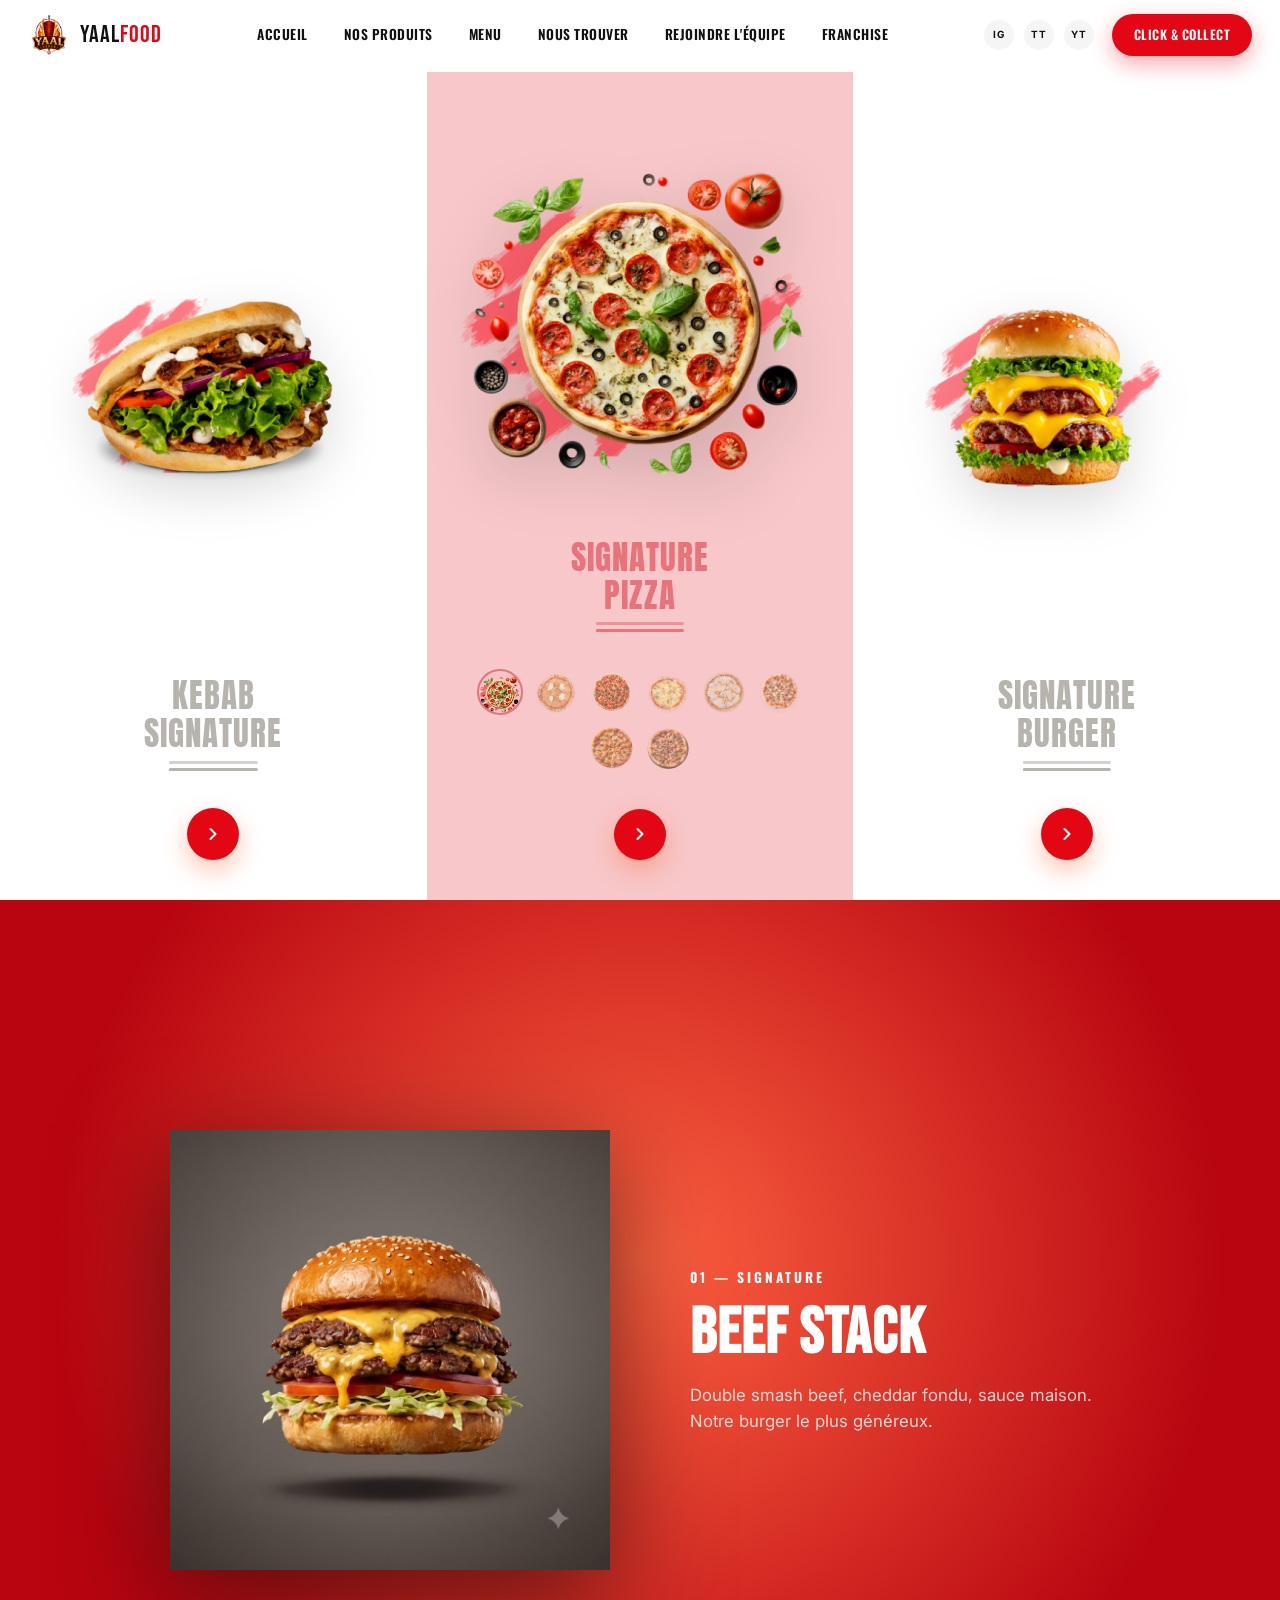
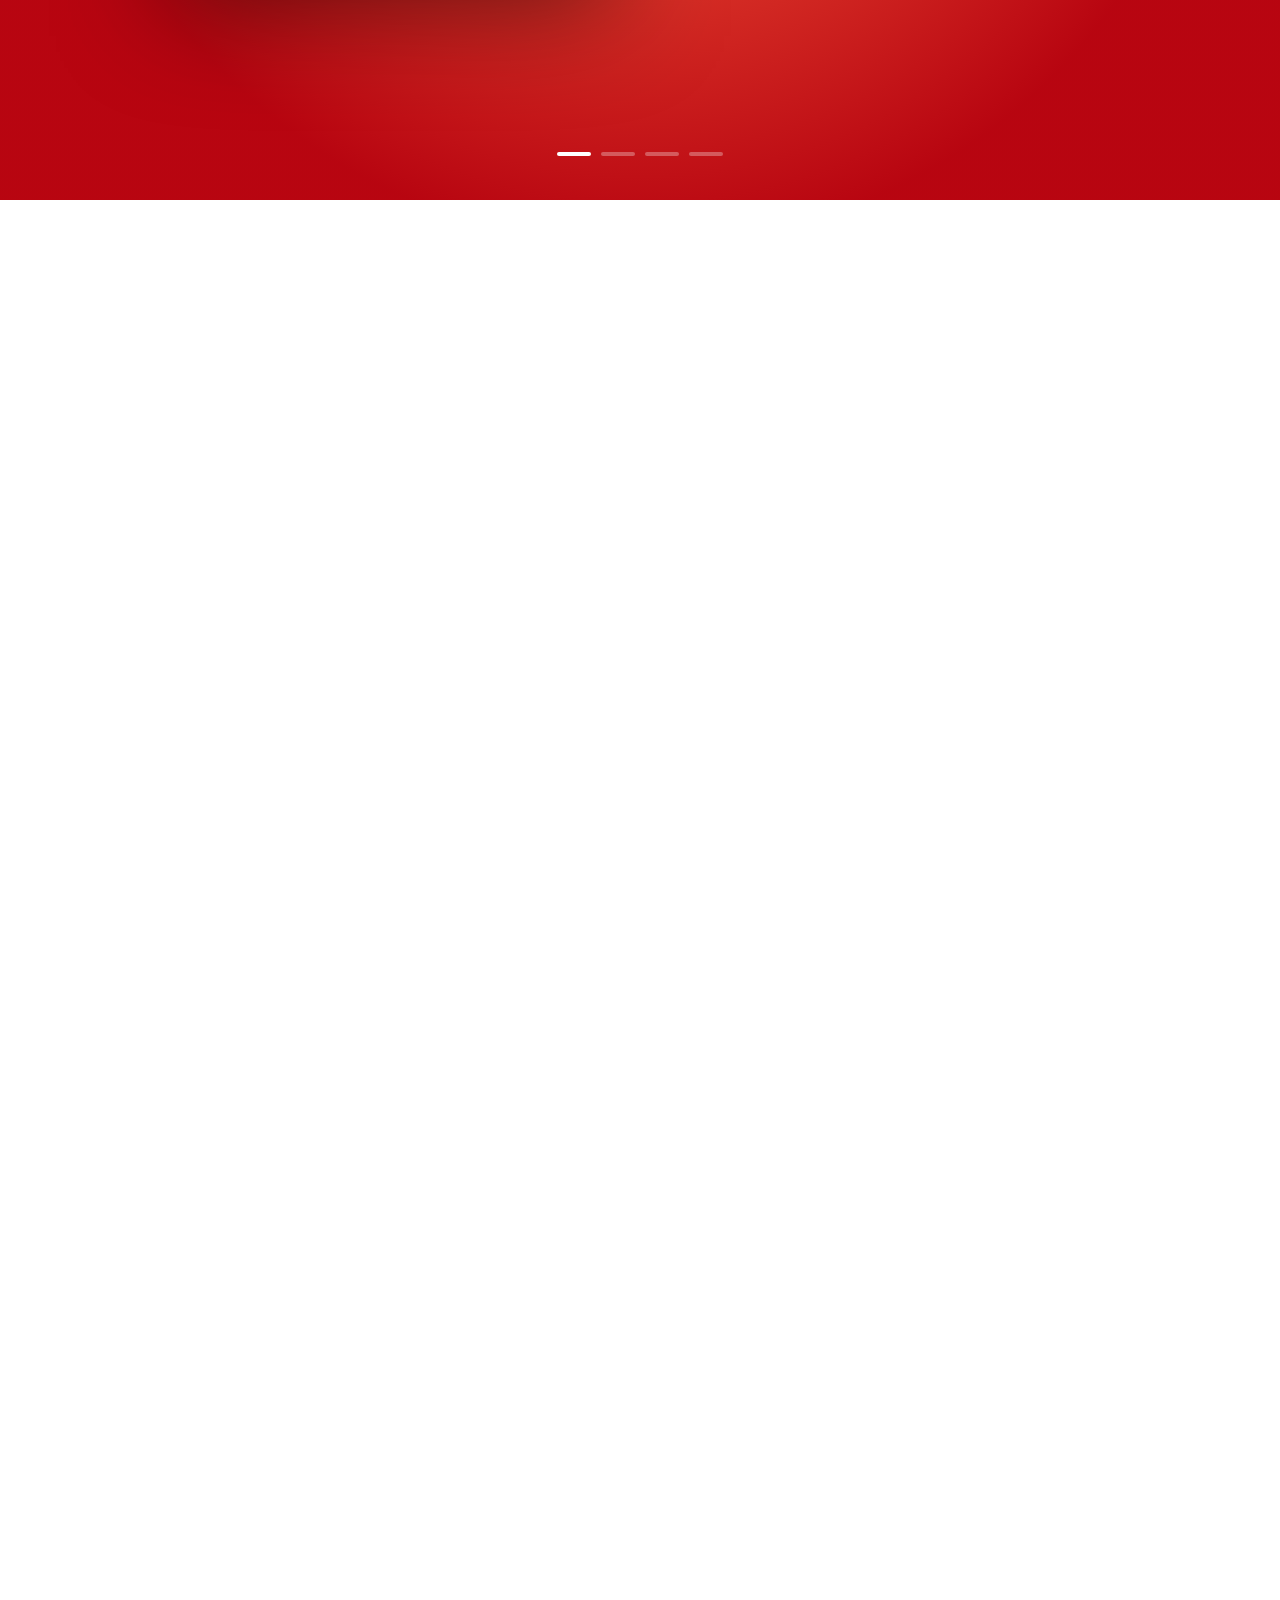
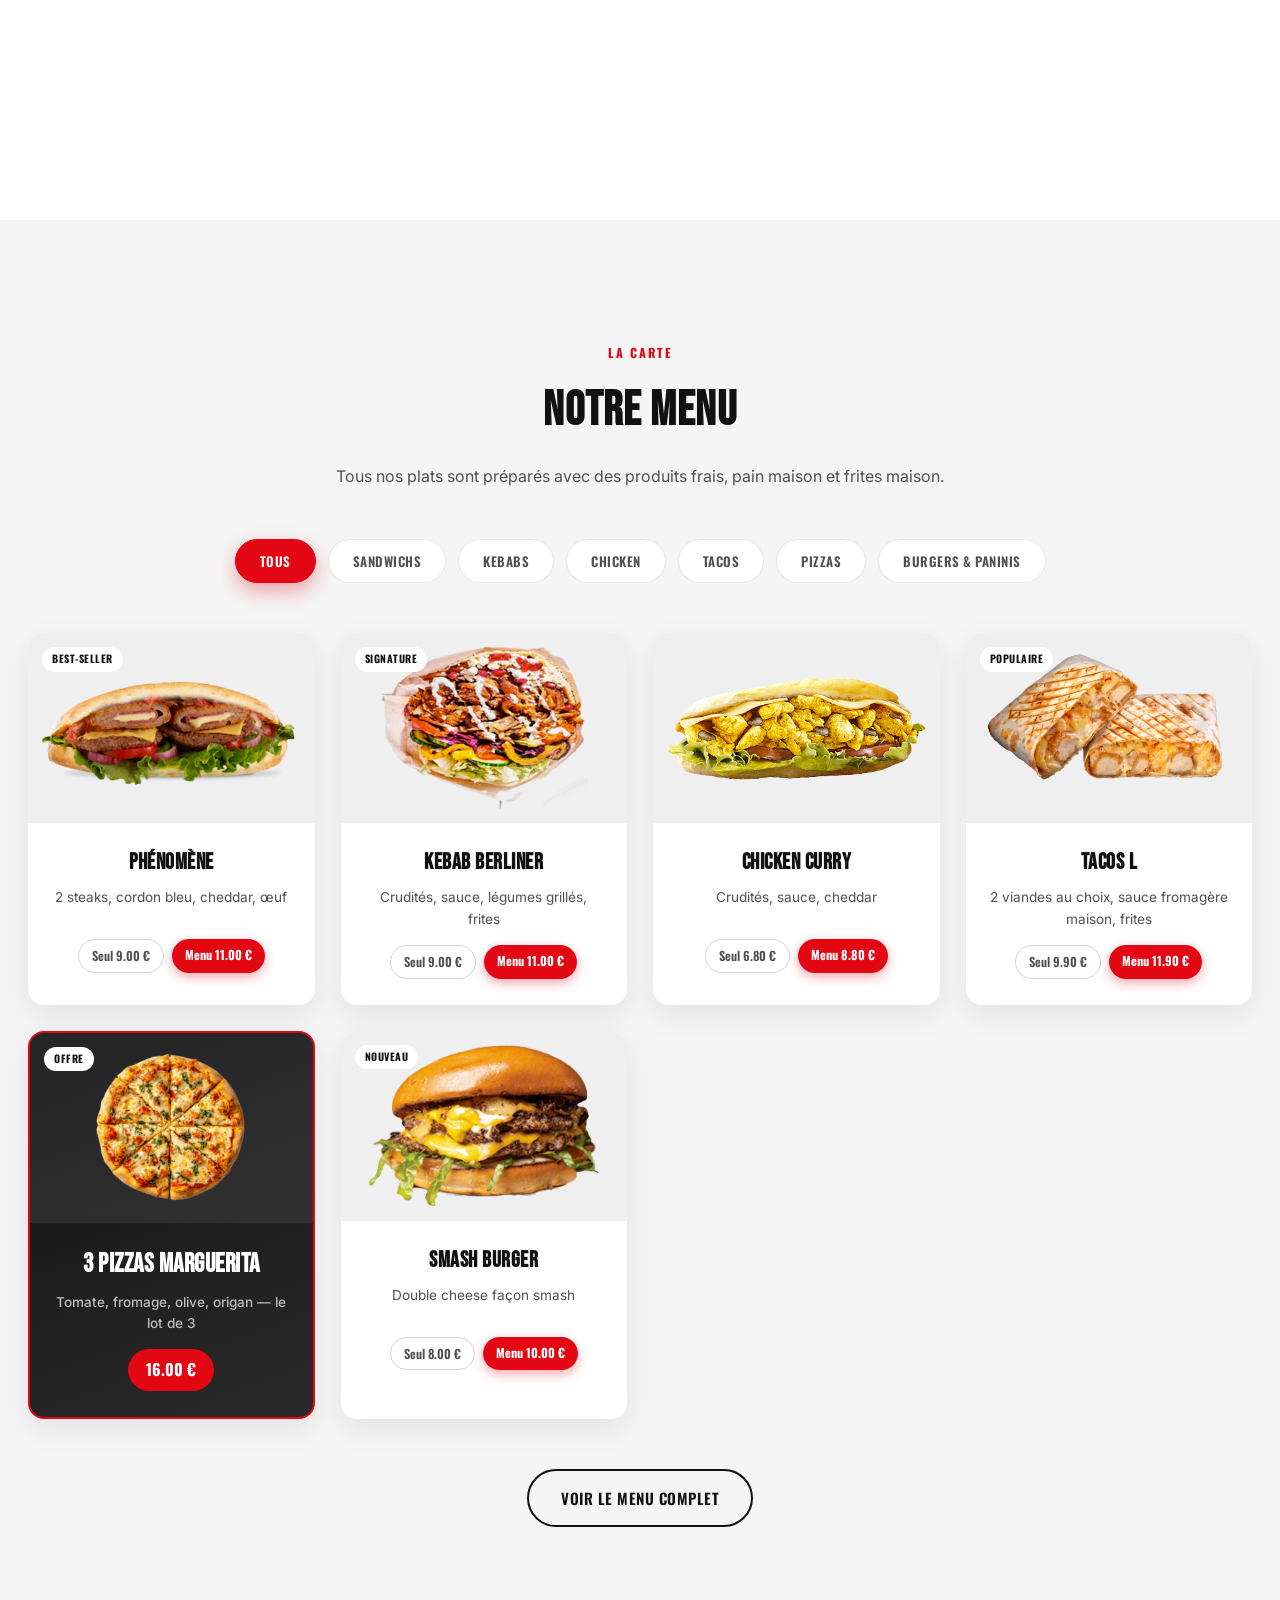
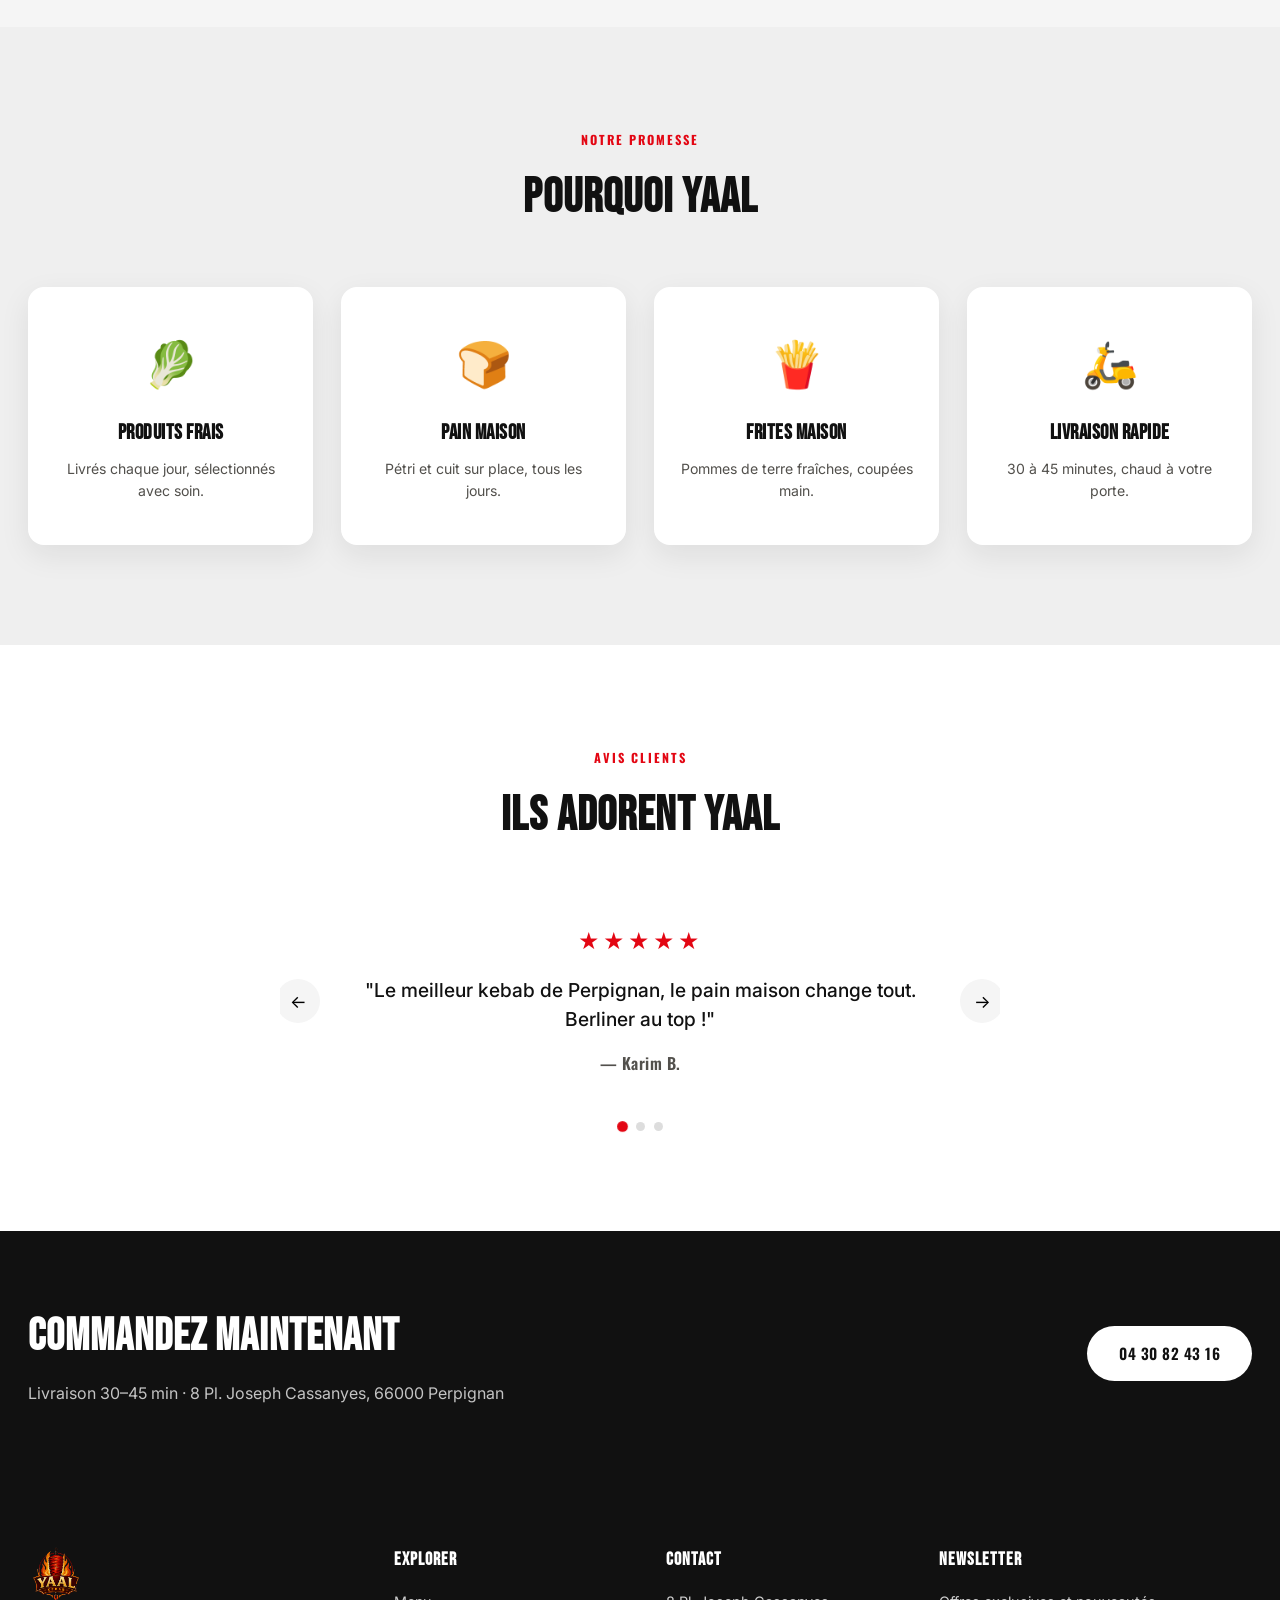
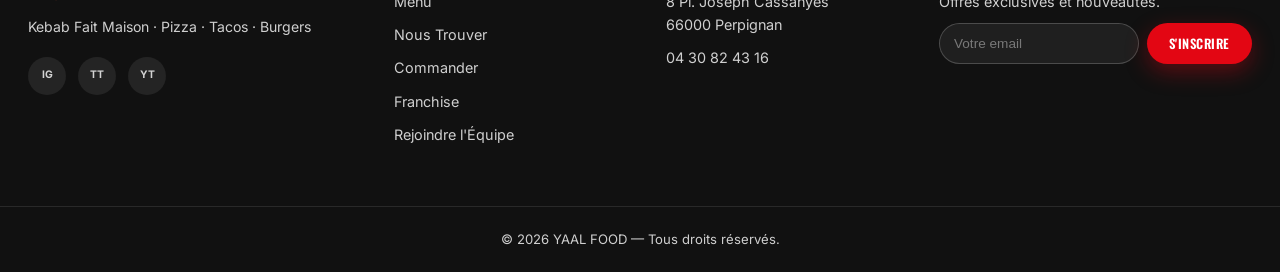
<file: index.html>
<!DOCTYPE html>
<html lang="fr">
<head>
<meta charset="UTF-8">
<meta name="viewport" content="width=device-width, initial-scale=1.0">

<title>YAAL FOOD Perpignan | Snack Kebab, Pizza &amp; Burger Fait Maison</title>
<meta name="description" content="Meilleur snack de Perpignan : kebab fait maison, pizza authentique, burgers, tacos et paninis. Produits frais, pain maison, frites maison. 8 Pl. Joseph Cassanyes, 66000 Perpignan. Commande et click &amp; collect au 04 30 82 43 16.">
<meta name="keywords" content="snack Perpignan, kebab Perpignan, pizza Perpignan, burger Perpignan, tacos Perpignan, restauration rapide Perpignan, YAAL FOOD">
<meta name="robots" content="index, follow">
<meta name="author" content="YAAL FOOD">
<link rel="canonical" href="https://www.yaalfood.fr/">

<!-- Open Graph / Facebook / Instagram -->
<meta property="og:type" content="restaurant">
<meta property="og:locale" content="fr_FR">
<meta property="og:site_name" content="YAAL FOOD Perpignan">
<meta property="og:title" content="YAAL FOOD Perpignan | Snack Kebab, Pizza &amp; Burger Fait Maison">
<meta property="og:description" content="Kebab fait maison, pizza authentique, burgers, tacos et paninis à Perpignan. Produits frais, pain maison, frites maison.">
<meta property="og:image" content="https://www.yaalfood.fr/assets/images/hero-bg.jpg">
<meta property="og:url" content="https://www.yaalfood.fr/">

<!-- Twitter Card -->
<meta name="twitter:card" content="summary_large_image">
<meta name="twitter:title" content="YAAL FOOD Perpignan | Snack Kebab, Pizza &amp; Burger Fait Maison">
<meta name="twitter:description" content="Kebab fait maison, pizza authentique, burgers, tacos et paninis à Perpignan.">
<meta name="twitter:image" content="https://www.yaalfood.fr/assets/images/hero-bg.jpg">

<!-- Local Business / Restaurant structured data -->
<script type="application/ld+json">
{
  "@context": "https://schema.org",
  "@type": "Restaurant",
  "name": "YAAL FOOD",
  "image": "https://www.yaalfood.fr/assets/images/hero-bg.jpg",
  "logo": "https://www.yaalfood.fr/assets/images/logo.png",
  "url": "https://www.yaalfood.fr/",
  "telephone": "+33430824316",
  "priceRange": "€€",
  "servesCuisine": ["Kebab", "Pizza", "Fast Food", "Sandwich", "Tacos français", "Burger"],
  "address": {
    "@type": "PostalAddress",
    "streetAddress": "8 Place Joseph Cassanyes",
    "addressLocality": "Perpignan",
    "postalCode": "66000",
    "addressRegion": "Occitanie",
    "addressCountry": "FR"
  },
  "geo": {
    "@type": "GeoCoordinates",
    "latitude": 42.6976,
    "longitude": 2.8954
  },
  "openingHoursSpecification": [
    {
      "@type": "OpeningHoursSpecification",
      "dayOfWeek": ["Monday", "Tuesday", "Wednesday", "Thursday", "Friday", "Saturday", "Sunday"],
      "opens": "11:00",
      "closes": "23:00"
    }
  ],
  "menu": "https://www.yaalfood.fr/#menu",
  "acceptsReservations": "False",
  "sameAs": []
}
</script>

<link rel="icon" href="assets/images/logo.png" type="image/png">
<link rel="preconnect" href="https://fonts.googleapis.com">
<link href="https://fonts.googleapis.com/css2?family=Anton&family=Bebas+Neue&family=Oswald:wght@500;600;700&family=Inter:wght@400;500;600;700;800&display=swap" rel="stylesheet">
<link rel="stylesheet" href="styles.css">
</head>
<body>

<!-- ===== HEADER ===== -->
<header class="site-header" id="siteHeader">
  <div class="header-inner">
    <a href="#home" class="brand">
      <img src="assets/images/logo.png" alt="YAAL FOOD" class="brand-logo">
      <span class="brand-text">YAAL<em>FOOD</em></span>
    </a>

    <nav class="main-nav" id="mainNav">
      <a href="#home" class="nav-link">Accueil</a>
      <a href="#our-food" class="nav-link">Nos Produits</a>
      <a href="menu.html" class="nav-link">Menu</a>
      <a href="#locate" class="nav-link">Nous Trouver</a>
      <a href="join-the-team.html" class="nav-link">Rejoindre l'Équipe</a>
      <a href="franchise.html" class="nav-link">Franchise</a>
    </nav>

    <div class="header-actions">
      <div class="social-mini">
        <a href="#" aria-label="Instagram">IG</a>
        <a href="#" aria-label="TikTok">TT</a>
        <a href="#" aria-label="YouTube">YT</a>
      </div>
      <a href="tel:0430824316" class="btn btn-primary btn-sm">Click &amp; Collect</a>
      <button class="burger" id="burgerBtn" aria-label="Menu"><span></span><span></span><span></span></button>
    </div>
  </div>
</header>

<!-- ===== HERO (carrousel produits) ===== -->
<section class="hero" id="home">
  <button class="carousel-arrow prev" id="prevBtn" aria-label="Précédent">
    <svg viewBox="0 0 24 24" width="20" height="20"><path fill="none" stroke="currentColor" stroke-width="2.5" stroke-linecap="round" stroke-linejoin="round" d="M15 18l-6-6 6-6"/></svg>
  </button>

  <div class="carousel-track" id="carouselTrack">
    <article class="product-slide" data-href="menu-kebab.html">
      <img src="assets/images/kebab-hero.png" alt="Kebab Signature">
      <h2 class="slide-title">KEBAB<br>SIGNATURE</h2>
      <a href="menu-kebab.html" class="slide-cta" aria-label="Voir les kebabs">
        <svg viewBox="0 0 24 24" width="20" height="20"><path fill="none" stroke="currentColor" stroke-width="2.5" stroke-linecap="round" stroke-linejoin="round" d="M9 6l6 6-6 6"/></svg>
      </a>
    </article>
    <article class="product-slide" data-href="menu-pizza.html">
      <img src="assets/images/pizza-hero.png" alt="Signature Pizza" id="pizzaMainImg">
      <h2 class="slide-title" id="pizzaMainTitle">SIGNATURE<br>PIZZA</h2>
      <div class="variant-row" id="pizzaVariants">
        <button class="variant-thumb active" data-img="pizza-hero.png" data-name="SIGNATURE<br>PIZZA" aria-label="Margherita">
          <img src="assets/images/pizza-hero.png" alt="Margherita">
        </button>
        <button class="variant-thumb" data-img="pizza-saumon.png" data-name="PIZZA<br>SAUMON" aria-label="Saumon">
          <img src="assets/images/pizza-saumon.png" alt="Saumon">
        </button>
        <button class="variant-thumb" data-img="pizza-kebab-variant.png" data-name="PIZZA<br>KEBAB" aria-label="Kebab">
          <img src="assets/images/pizza-kebab-variant.png" alt="Kebab">
        </button>
        <button class="variant-thumb" data-img="pizza-4fromages.png" data-name="4 FROMAGES" aria-label="4 Fromages">
          <img src="assets/images/pizza-4fromages.png" alt="4 Fromages">
        </button>
        <button class="variant-thumb" data-img="pizza-4fromages-blanche.png" data-name="4 FROMAGES<br>BLANCHE" aria-label="4 Fromages Blanche">
          <img src="assets/images/pizza-4fromages-blanche.png" alt="4 Fromages Blanche">
        </button>
        <button class="variant-thumb" data-img="pizza-jambon.png" data-name="PIZZA<br>JAMBON" aria-label="Jambon">
          <img src="assets/images/pizza-jambon.png" alt="Jambon">
        </button>
        <button class="variant-thumb" data-img="pizza-poulet.png" data-name="PIZZA<br>POULET" aria-label="Poulet">
          <img src="assets/images/pizza-poulet.png" alt="Poulet">
        </button>
        <button class="variant-thumb" data-img="pizza-viande-hachee.png" data-name="VIANDE<br>HACHÉE" aria-label="Viande Hachée">
          <img src="assets/images/pizza-viande-hachee.png" alt="Viande Hachée">
        </button>
      </div>
      <a href="menu-pizza.html" class="slide-cta" aria-label="Voir les pizzas">
        <svg viewBox="0 0 24 24" width="20" height="20"><path fill="none" stroke="currentColor" stroke-width="2.5" stroke-linecap="round" stroke-linejoin="round" d="M9 6l6 6-6 6"/></svg>
      </a>
    </article>
    <article class="product-slide" data-href="menu-burgers.html">
      <img src="assets/images/burger-hero.png" alt="Signature Burger">
      <h2 class="slide-title">SIGNATURE<br>BURGER</h2>
      <a href="menu-burgers.html" class="slide-cta" aria-label="Voir les burgers">
        <svg viewBox="0 0 24 24" width="20" height="20"><path fill="none" stroke="currentColor" stroke-width="2.5" stroke-linecap="round" stroke-linejoin="round" d="M9 6l6 6-6 6"/></svg>
      </a>
    </article>
    <article class="product-slide" data-href="menu-tacos.html">
      <img src="assets/images/tacos-hero.png" alt="Tacos Signature">
      <h2 class="slide-title">TACOS<br>SIGNATURE</h2>
      <a href="menu-tacos.html" class="slide-cta" aria-label="Voir les tacos">
        <svg viewBox="0 0 24 24" width="20" height="20"><path fill="none" stroke="currentColor" stroke-width="2.5" stroke-linecap="round" stroke-linejoin="round" d="M9 6l6 6-6 6"/></svg>
      </a>
    </article>
  </div>

  <button class="carousel-arrow next" id="nextBtn" aria-label="Suivant">
    <svg viewBox="0 0 24 24" width="20" height="20"><path fill="none" stroke="currentColor" stroke-width="2.5" stroke-linecap="round" stroke-linejoin="round" d="M9 6l6 6-6 6"/></svg>
  </button>

  <div class="hero-dots" id="heroDots"></div>
</section>

<!-- ===== TRANSFORMATION SCROLL SECTION ===== -->
<section class="morph-section" id="transform">
  <div class="morph-sticky" id="morphSticky">
    <div class="morph-bg" id="morphBg"></div>

    <div class="morph-stage-wrap">
      <div class="morph-image-wrap">
        <img class="morph-img" data-stage="0" src="assets/images/morph-burger.jpg" alt="Beef Stack">
        <img class="morph-img" data-stage="1" src="assets/images/morph-pizza.jpg" alt="Margherita Pizza">
        <img class="morph-img" data-stage="2" src="assets/images/morph-kebab.jpg" alt="Kebab Fait Maison">
        <img class="morph-img" data-stage="3" src="assets/images/morph-tacos.jpg" alt="Tacos Signature">
      </div>

      <div class="morph-text-wrap" id="morphTextWrap">
        <span class="morph-kicker" id="morphKicker">01 — SIGNATURE</span>
        <h2 class="morph-title" id="morphTitle">BEEF STACK</h2>
        <p class="morph-desc" id="morphDesc">Double smash beef, cheddar fondu, sauce maison. Notre burger le plus généreux.</p>
      </div>
    </div>

    <div class="morph-progress">
      <span class="morph-dot active" data-dot="0"></span>
      <span class="morph-dot" data-dot="1"></span>
      <span class="morph-dot" data-dot="2"></span>
      <span class="morph-dot" data-dot="3"></span>
    </div>
  </div>
</section>

<!-- ===== MENU SHOWCASE ===== -->
<section class="menu-section" id="menu">
  <div class="container">
    <div class="section-head reveal">
      <span class="section-kicker">La Carte</span>
      <h2 class="section-title">Notre Menu</h2>
      <p class="section-desc">Tous nos plats sont préparés avec des produits frais, pain maison et frites maison.</p>
    </div>

    <div class="filters reveal" id="filters">
      <button class="filter-pill active" data-filter="tous">Tous</button>
      <button class="filter-pill" data-filter="sandwich">Sandwichs</button>
      <button class="filter-pill" data-filter="kebab">Kebabs</button>
      <button class="filter-pill" data-filter="chicken">Chicken</button>
      <button class="filter-pill" data-filter="tacos">Tacos</button>
      <button class="filter-pill" data-filter="pizza">Pizzas</button>
      <button class="filter-pill" data-filter="burgers">Burgers &amp; Paninis</button>
    </div>

    <div class="product-grid" id="productGrid"></div>

    <div class="menu-cta reveal">
      <a href="menu.html" class="btn btn-outline-dark">Voir le menu complet</a>
    </div>
  </div>
</section>

<!-- ===== WHY US ===== -->
<section class="why-section">
  <div class="container">
    <div class="section-head reveal">
      <span class="section-kicker">Notre promesse</span>
      <h2 class="section-title">Pourquoi YAAL</h2>
    </div>
    <div class="why-grid">
      <div class="why-card reveal">
        <div class="why-icon">🥬</div>
        <h3>Produits Frais</h3>
        <p>Livrés chaque jour, sélectionnés avec soin.</p>
      </div>
      <div class="why-card reveal">
        <div class="why-icon">🍞</div>
        <h3>Pain Maison</h3>
        <p>Pétri et cuit sur place, tous les jours.</p>
      </div>
      <div class="why-card reveal">
        <div class="why-icon">🍟</div>
        <h3>Frites Maison</h3>
        <p>Pommes de terre fraîches, coupées main.</p>
      </div>
      <div class="why-card reveal">
        <div class="why-icon">🛵</div>
        <h3>Livraison Rapide</h3>
        <p>30 à 45 minutes, chaud à votre porte.</p>
      </div>
    </div>
  </div>
</section>

<!-- ===== TESTIMONIALS ===== -->
<section class="testimonials-section">
  <div class="container">
    <div class="section-head reveal">
      <span class="section-kicker">Avis clients</span>
      <h2 class="section-title">Ils adorent YAAL</h2>
    </div>

    <div class="testimonial-carousel">
      <div class="testimonial-track" id="testimonialTrack">
        <div class="testimonial-card">
          <div class="stars">★★★★★</div>
          <p>"Le meilleur kebab de Perpignan, le pain maison change tout. Berliner au top !"</p>
          <span class="testimonial-author">— Karim B.</span>
        </div>
        <div class="testimonial-card">
          <div class="stars">★★★★★</div>
          <p>"Tacos XL énorme et généreux, sauce fromagère incroyable. Je recommande à 100%."</p>
          <span class="testimonial-author">— Léa M.</span>
        </div>
        <div class="testimonial-card">
          <div class="stars">★★★★★</div>
          <p>"Pizza 4 fromages excellente, pâte fine et croustillante. Livraison rapide en plus."</p>
          <span class="testimonial-author">— Yassine T.</span>
        </div>
      </div>
      <button class="testimonial-arrow prev" id="testimonialPrev" aria-label="Précédent">&#8592;</button>
      <button class="testimonial-arrow next" id="testimonialNext" aria-label="Suivant">&#8594;</button>
    </div>
    <div class="testimonial-dots" id="testimonialDots"></div>
  </div>
</section>

<!-- ===== CTA BANNER ===== -->
<section class="cta-banner" id="locate">
  <div class="container cta-inner">
    <div>
      <h2>COMMANDEZ MAINTENANT</h2>
      <p>Livraison 30–45 min &middot; 8 Pl. Joseph Cassanyes, 66000 Perpignan</p>
    </div>
    <a href="tel:0430824316" class="btn btn-glow">04 30 82 43 16</a>
  </div>
</section>

<!-- ===== FOOTER ===== -->
<footer class="site-footer">
  <div class="container footer-inner">
    <div class="footer-brand">
      <img src="assets/images/logo.png" alt="YAAL FOOD" class="footer-logo">
      <p>Kebab Fait Maison &middot; Pizza &middot; Tacos &middot; Burgers</p>
      <div class="social-row">
        <a href="#" aria-label="Instagram">IG</a>
        <a href="#" aria-label="TikTok">TT</a>
        <a href="#" aria-label="YouTube">YT</a>
      </div>
    </div>

    <div class="footer-col">
      <h4>Explorer</h4>
      <a href="menu.html">Menu</a>
      <a href="#locate">Nous Trouver</a>
      <a href="tel:0430824316">Commander</a>
      <a href="franchise.html">Franchise</a>
      <a href="join-the-team.html">Rejoindre l'Équipe</a>
    </div>

    <div class="footer-col">
      <h4>Contact</h4>
      <p>8 Pl. Joseph Cassanyes<br>66000 Perpignan</p>
      <p><a href="tel:0430824316">04 30 82 43 16</a></p>
    </div>

    <div class="footer-col newsletter">
      <h4>Newsletter</h4>
      <p>Offres exclusives et nouveautés.</p>
      <form class="newsletter-form" onsubmit="return false;">
        <input type="email" placeholder="Votre email" required>
        <button type="submit" class="btn btn-primary btn-sm">S'inscrire</button>
      </form>
    </div>
  </div>
  <div class="footer-bottom">
    <p>&copy; <span id="year"></span> YAAL FOOD — Tous droits réservés.</p>
  </div>
</footer>

<script src="script.js"></script>
</body>
</html>
</file>
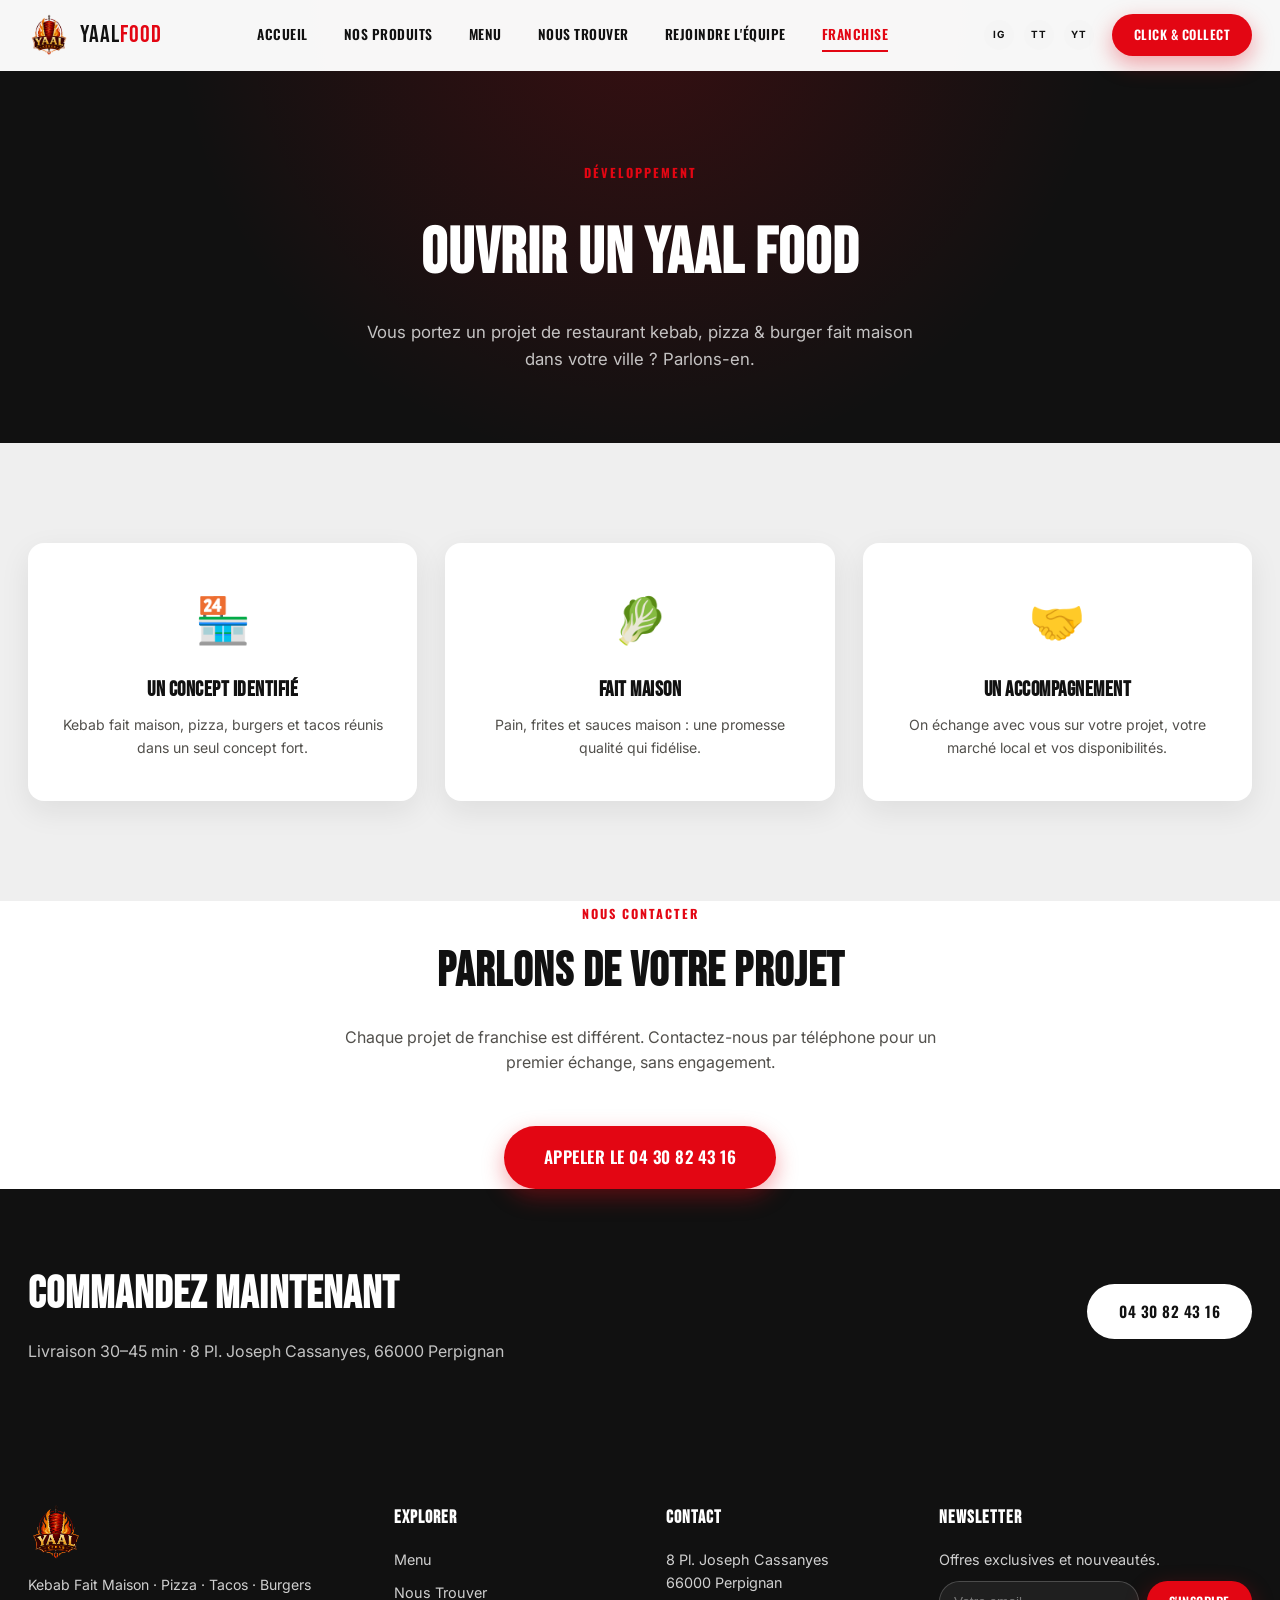
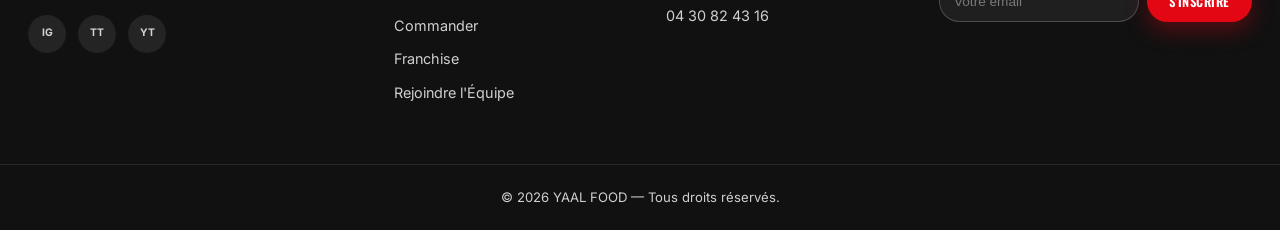
<file: franchise.html>
<!DOCTYPE html>
<html lang="fr">
<head>
<meta charset="UTF-8">
<meta name="viewport" content="width=device-width, initial-scale=1.0">
<title>Franchise | YAAL FOOD</title>
<meta name="description" content="Ouvrir un restaurant YAAL FOOD dans votre ville ? Contactez-nous pour échanger sur une ouverture en franchise.">
<meta name="robots" content="index, follow">
<link rel="canonical" href="https://www.yaalfood.fr/franchise.html">
<link rel="icon" href="assets/images/logo.png" type="image/png">
<link rel="preconnect" href="https://fonts.googleapis.com">
<link href="https://fonts.googleapis.com/css2?family=Bebas+Neue&family=Oswald:wght@500;600;700&family=Inter:wght@400;500;600;700;800&display=swap" rel="stylesheet">
<link rel="stylesheet" href="styles.css">
</head>
<body>

<header class="site-header" id="siteHeader">
  <div class="header-inner">
    <a href="index.html" class="brand">
      <img src="assets/images/logo.png" alt="YAAL FOOD" class="brand-logo">
      <span class="brand-text">YAAL<em>FOOD</em></span>
    </a>
    <nav class="main-nav" id="mainNav">
      <a href="index.html" class="nav-link">Accueil</a>
      <a href="index.html#our-food" class="nav-link">Nos Produits</a>
      <a href="menu.html" class="nav-link">Menu</a>
      <a href="index.html#locate" class="nav-link">Nous Trouver</a>
      <a href="join-the-team.html" class="nav-link">Rejoindre l'Équipe</a>
      <a href="franchise.html" class="nav-link active-link">Franchise</a>
    </nav>
    <div class="header-actions">
      <div class="social-mini">
        <a href="#" aria-label="Instagram">IG</a>
        <a href="#" aria-label="TikTok">TT</a>
        <a href="#" aria-label="YouTube">YT</a>
      </div>
      <a href="tel:0430824316" class="btn btn-primary btn-sm">Click &amp; Collect</a>
      <button class="burger" id="burgerBtn" aria-label="Menu"><span></span><span></span><span></span></button>
    </div>
  </div>
</header>

<section class="page-hero">
  <div class="container">
    <span class="section-kicker">Développement</span>
    <h1 class="page-hero-title">Ouvrir un YAAL FOOD</h1>
    <p class="page-hero-sub">Vous portez un projet de restaurant kebab, pizza &amp; burger fait maison dans votre ville ? Parlons-en.</p>
  </div>
</section>

<section class="why-section">
  <div class="container">
    <div class="why-grid">
      <div class="why-card reveal">
        <div class="why-icon">🏪</div>
        <h3>Un concept identifié</h3>
        <p>Kebab fait maison, pizza, burgers et tacos réunis dans un seul concept fort.</p>
      </div>
      <div class="why-card reveal">
        <div class="why-icon">🥬</div>
        <h3>Fait maison</h3>
        <p>Pain, frites et sauces maison : une promesse qualité qui fidélise.</p>
      </div>
      <div class="why-card reveal">
        <div class="why-icon">🤝</div>
        <h3>Un accompagnement</h3>
        <p>On échange avec vous sur votre projet, votre marché local et vos disponibilités.</p>
      </div>
    </div>
  </div>
</section>

<section class="featured-section">
  <div class="container">
    <div class="section-head reveal">
      <span class="section-kicker">Nous contacter</span>
      <h2 class="section-title">Parlons de votre projet</h2>
      <p class="section-desc">Chaque projet de franchise est différent. Contactez-nous par téléphone pour un premier échange, sans engagement.</p>
    </div>
    <div style="text-align:center; margin-top: 20px;">
      <a href="tel:0430824316" class="btn btn-primary btn-lg">Appeler le 04 30 82 43 16</a>
    </div>
  </div>
</section>

<section class="cta-banner" id="locate">
  <div class="container cta-inner">
    <div>
      <h2>COMMANDEZ MAINTENANT</h2>
      <p>Livraison 30–45 min &middot; 8 Pl. Joseph Cassanyes, 66000 Perpignan</p>
    </div>
    <a href="tel:0430824316" class="btn btn-glow">04 30 82 43 16</a>
  </div>
</section>

<footer class="site-footer">
  <div class="container footer-inner">
    <div class="footer-brand">
      <img src="assets/images/logo.png" alt="YAAL FOOD" class="footer-logo">
      <p>Kebab Fait Maison &middot; Pizza &middot; Tacos &middot; Burgers</p>
      <div class="social-row">
        <a href="#" aria-label="Instagram">IG</a>
        <a href="#" aria-label="TikTok">TT</a>
        <a href="#" aria-label="YouTube">YT</a>
      </div>
    </div>
    <div class="footer-col">
      <h4>Explorer</h4>
      <a href="menu.html">Menu</a>
      <a href="index.html#locate">Nous Trouver</a>
      <a href="tel:0430824316">Commander</a>
      <a href="franchise.html">Franchise</a>
      <a href="join-the-team.html">Rejoindre l'Équipe</a>
    </div>
    <div class="footer-col">
      <h4>Contact</h4>
      <p>8 Pl. Joseph Cassanyes<br>66000 Perpignan</p>
      <p><a href="tel:0430824316">04 30 82 43 16</a></p>
    </div>
    <div class="footer-col newsletter">
      <h4>Newsletter</h4>
      <p>Offres exclusives et nouveautés.</p>
      <form class="newsletter-form" onsubmit="return false;">
        <input type="email" placeholder="Votre email" required>
        <button type="submit" class="btn btn-primary btn-sm">S'inscrire</button>
      </form>
    </div>
  </div>
  <div class="footer-bottom">
    <p>&copy; <span id="year"></span> YAAL FOOD — Tous droits réservés.</p>
  </div>
</footer>

<script src="common.js"></script>
</body>
</html>
</file>
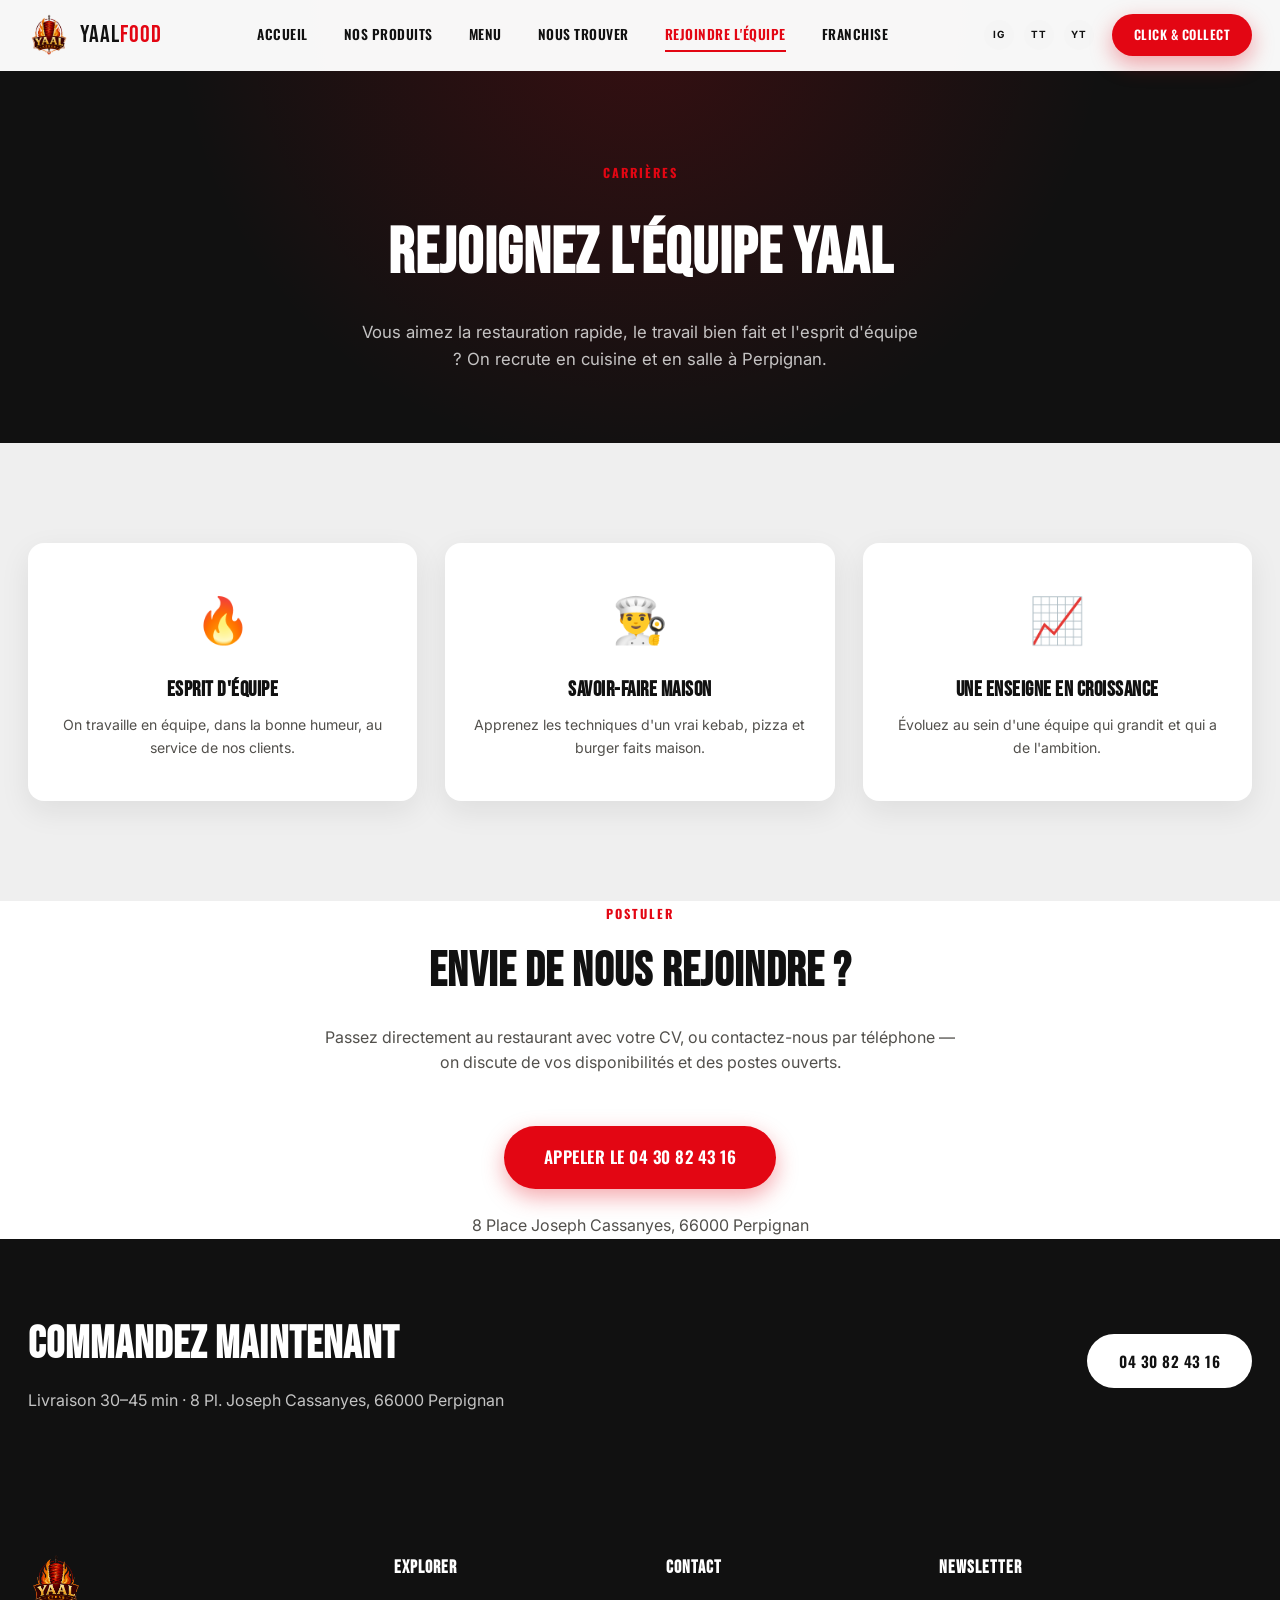
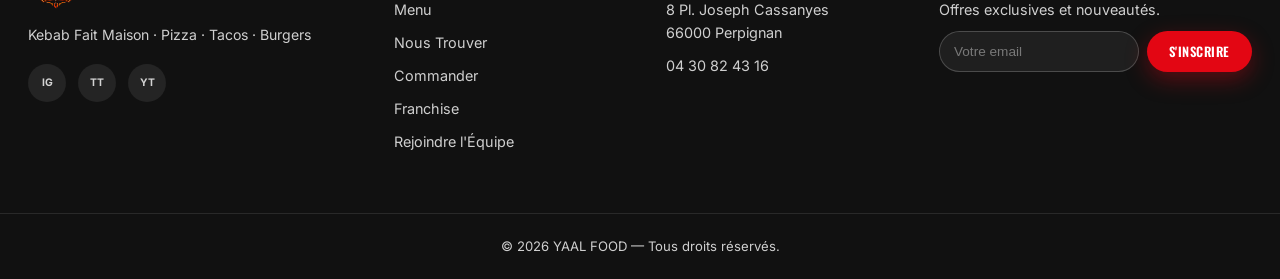
<file: join-the-team.html>
<!DOCTYPE html>
<html lang="fr">
<head>
<meta charset="UTF-8">
<meta name="viewport" content="width=device-width, initial-scale=1.0">
<title>Rejoindre l'Équipe | YAAL FOOD Perpignan</title>
<meta name="description" content="Envie de rejoindre l'équipe YAAL FOOD à Perpignan ? Postulez dès maintenant, en cuisine ou en salle.">
<meta name="robots" content="index, follow">
<link rel="canonical" href="https://www.yaalfood.fr/join-the-team.html">
<link rel="icon" href="assets/images/logo.png" type="image/png">
<link rel="preconnect" href="https://fonts.googleapis.com">
<link href="https://fonts.googleapis.com/css2?family=Bebas+Neue&family=Oswald:wght@500;600;700&family=Inter:wght@400;500;600;700;800&display=swap" rel="stylesheet">
<link rel="stylesheet" href="styles.css">
</head>
<body>

<header class="site-header" id="siteHeader">
  <div class="header-inner">
    <a href="index.html" class="brand">
      <img src="assets/images/logo.png" alt="YAAL FOOD" class="brand-logo">
      <span class="brand-text">YAAL<em>FOOD</em></span>
    </a>
    <nav class="main-nav" id="mainNav">
      <a href="index.html" class="nav-link">Accueil</a>
      <a href="index.html#our-food" class="nav-link">Nos Produits</a>
      <a href="menu.html" class="nav-link">Menu</a>
      <a href="index.html#locate" class="nav-link">Nous Trouver</a>
      <a href="join-the-team.html" class="nav-link active-link">Rejoindre l'Équipe</a>
      <a href="franchise.html" class="nav-link">Franchise</a>
    </nav>
    <div class="header-actions">
      <div class="social-mini">
        <a href="#" aria-label="Instagram">IG</a>
        <a href="#" aria-label="TikTok">TT</a>
        <a href="#" aria-label="YouTube">YT</a>
      </div>
      <a href="tel:0430824316" class="btn btn-primary btn-sm">Click &amp; Collect</a>
      <button class="burger" id="burgerBtn" aria-label="Menu"><span></span><span></span><span></span></button>
    </div>
  </div>
</header>

<section class="page-hero">
  <div class="container">
    <span class="section-kicker">Carrières</span>
    <h1 class="page-hero-title">Rejoignez l'équipe YAAL</h1>
    <p class="page-hero-sub">Vous aimez la restauration rapide, le travail bien fait et l'esprit d'équipe ? On recrute en cuisine et en salle à Perpignan.</p>
  </div>
</section>

<section class="why-section">
  <div class="container">
    <div class="why-grid">
      <div class="why-card reveal">
        <div class="why-icon">🔥</div>
        <h3>Esprit d'équipe</h3>
        <p>On travaille en équipe, dans la bonne humeur, au service de nos clients.</p>
      </div>
      <div class="why-card reveal">
        <div class="why-icon">👨‍🍳</div>
        <h3>Savoir-faire maison</h3>
        <p>Apprenez les techniques d'un vrai kebab, pizza et burger faits maison.</p>
      </div>
      <div class="why-card reveal">
        <div class="why-icon">📈</div>
        <h3>Une enseigne en croissance</h3>
        <p>Évoluez au sein d'une équipe qui grandit et qui a de l'ambition.</p>
      </div>
    </div>
  </div>
</section>

<section class="featured-section">
  <div class="container">
    <div class="section-head reveal">
      <span class="section-kicker">Postuler</span>
      <h2 class="section-title">Envie de nous rejoindre ?</h2>
      <p class="section-desc">Passez directement au restaurant avec votre CV, ou contactez-nous par téléphone — on discute de vos disponibilités et des postes ouverts.</p>
    </div>
    <div style="text-align:center; margin-top: 20px;">
      <a href="tel:0430824316" class="btn btn-primary btn-lg">Appeler le 04 30 82 43 16</a>
    </div>
    <div style="text-align:center; margin-top: 24px; color: var(--ink-soft);">
      <p>8 Place Joseph Cassanyes, 66000 Perpignan</p>
    </div>
  </div>
</section>

<section class="cta-banner" id="locate">
  <div class="container cta-inner">
    <div>
      <h2>COMMANDEZ MAINTENANT</h2>
      <p>Livraison 30–45 min &middot; 8 Pl. Joseph Cassanyes, 66000 Perpignan</p>
    </div>
    <a href="tel:0430824316" class="btn btn-glow">04 30 82 43 16</a>
  </div>
</section>

<footer class="site-footer">
  <div class="container footer-inner">
    <div class="footer-brand">
      <img src="assets/images/logo.png" alt="YAAL FOOD" class="footer-logo">
      <p>Kebab Fait Maison &middot; Pizza &middot; Tacos &middot; Burgers</p>
      <div class="social-row">
        <a href="#" aria-label="Instagram">IG</a>
        <a href="#" aria-label="TikTok">TT</a>
        <a href="#" aria-label="YouTube">YT</a>
      </div>
    </div>
    <div class="footer-col">
      <h4>Explorer</h4>
      <a href="menu.html">Menu</a>
      <a href="index.html#locate">Nous Trouver</a>
      <a href="tel:0430824316">Commander</a>
      <a href="franchise.html">Franchise</a>
      <a href="join-the-team.html">Rejoindre l'Équipe</a>
    </div>
    <div class="footer-col">
      <h4>Contact</h4>
      <p>8 Pl. Joseph Cassanyes<br>66000 Perpignan</p>
      <p><a href="tel:0430824316">04 30 82 43 16</a></p>
    </div>
    <div class="footer-col newsletter">
      <h4>Newsletter</h4>
      <p>Offres exclusives et nouveautés.</p>
      <form class="newsletter-form" onsubmit="return false;">
        <input type="email" placeholder="Votre email" required>
        <button type="submit" class="btn btn-primary btn-sm">S'inscrire</button>
      </form>
    </div>
  </div>
  <div class="footer-bottom">
    <p>&copy; <span id="year"></span> YAAL FOOD — Tous droits réservés.</p>
  </div>
</footer>

<script src="common.js"></script>
</body>
</html>
</file>
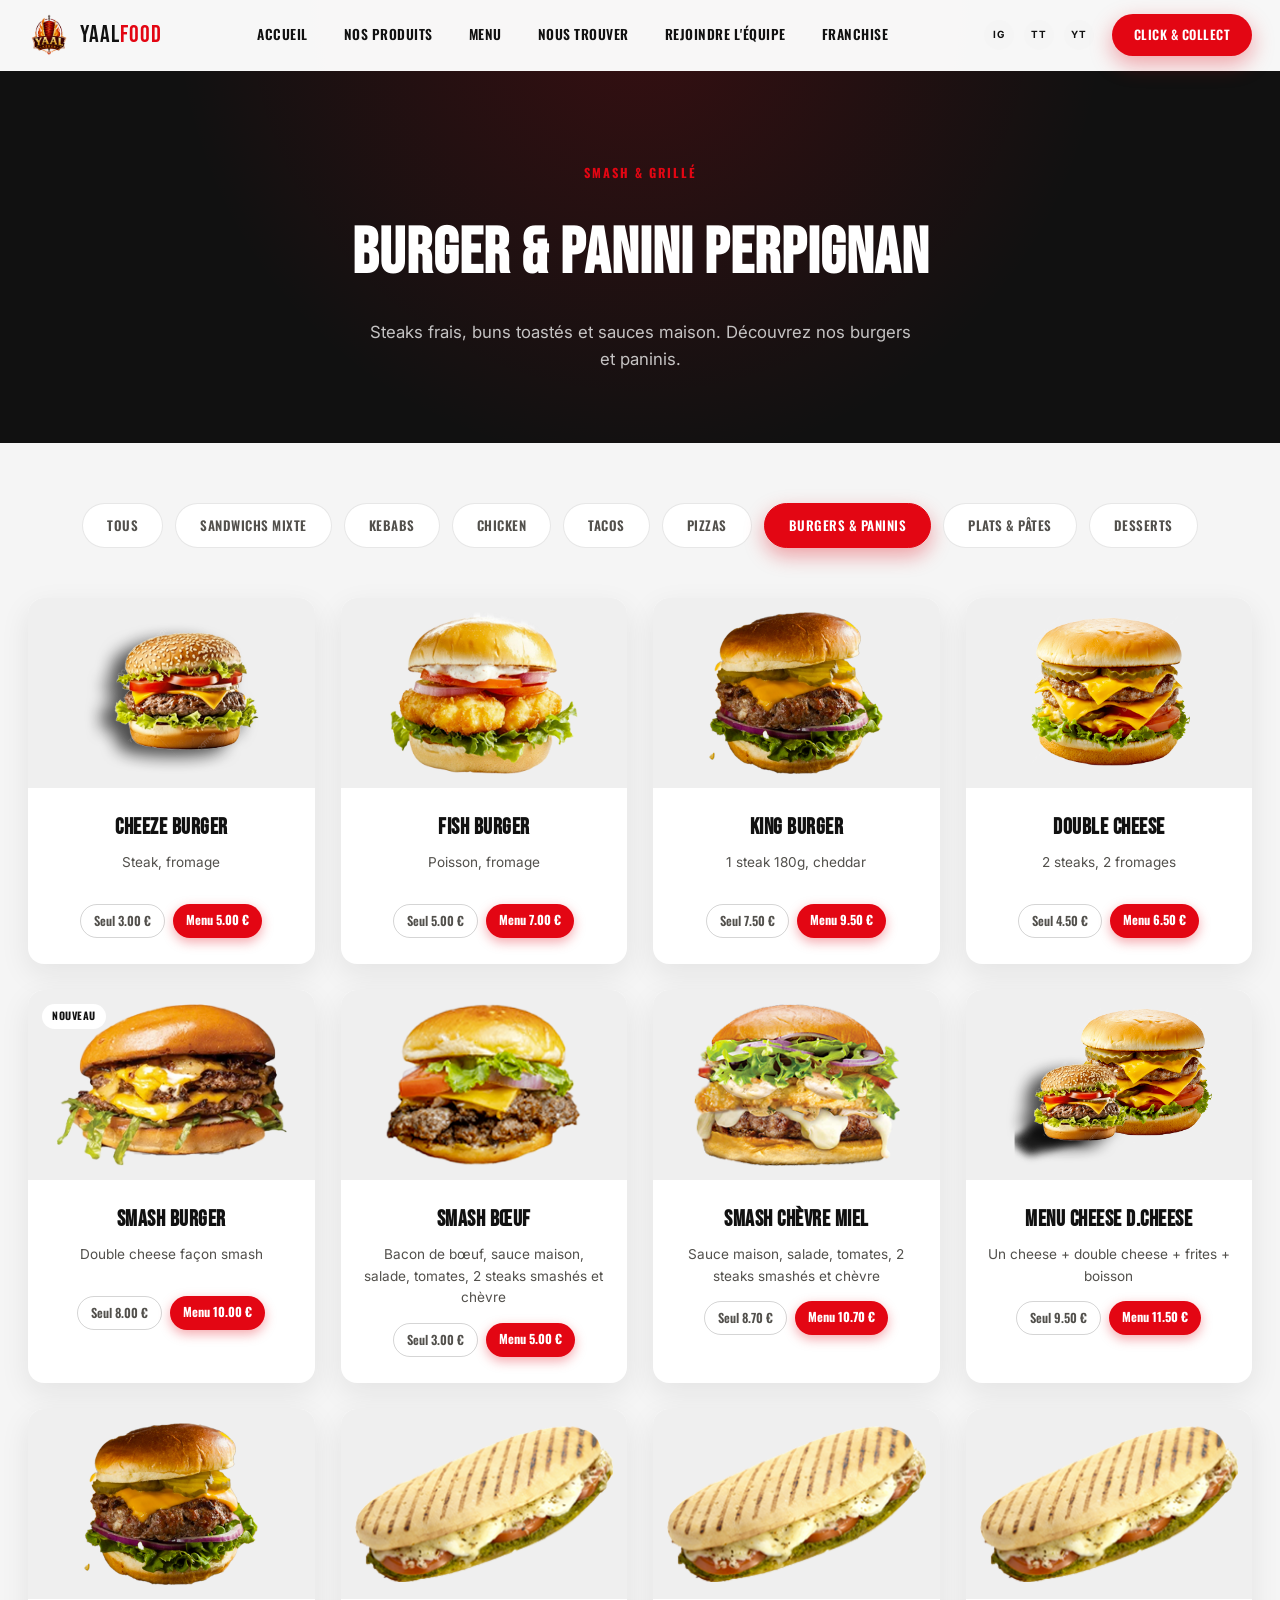
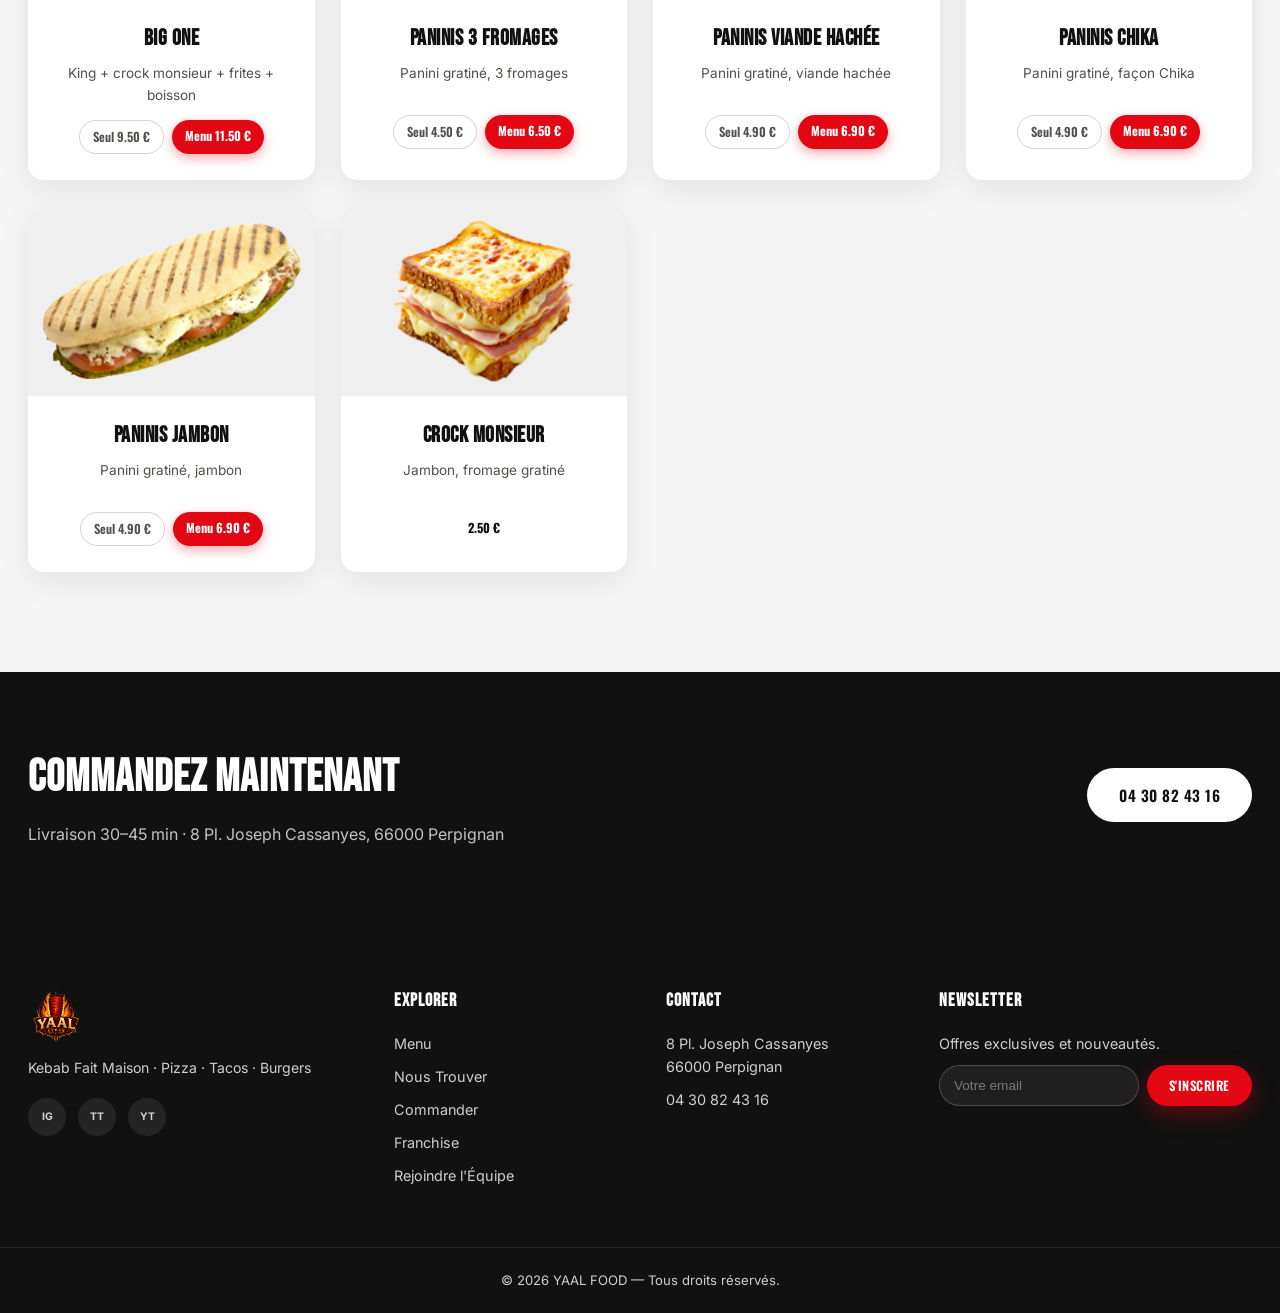
<file: menu-burgers.html>
<!DOCTYPE html>
<html lang="fr">
<head>
<meta charset="UTF-8">
<meta name="viewport" content="width=device-width, initial-scale=1.0">
<title>Burger &amp; Panini Perpignan | Smash Burger - YAAL FOOD</title>
<meta name="description" content="Burgers faits maison à Perpignan : Smash Burger, King Burger, Cheeze Burger, paninis et crock monsieur. Steaks frais.">
<meta name="robots" content="index, follow">
<link rel="canonical" href="https://www.yaalfood.fr/menu-burgers.html">
<link rel="icon" href="assets/images/logo.png" type="image/png">
<link rel="preconnect" href="https://fonts.googleapis.com">
<link href="https://fonts.googleapis.com/css2?family=Bebas+Neue&family=Oswald:wght@500;600;700&family=Inter:wght@400;500;600;700;800&display=swap" rel="stylesheet">
<link rel="stylesheet" href="styles.css">
</head>
<body>

<header class="site-header" id="siteHeader">
  <div class="header-inner">
    <a href="index.html" class="brand">
      <img src="assets/images/logo.png" alt="YAAL FOOD" class="brand-logo">
      <span class="brand-text">YAAL<em>FOOD</em></span>
    </a>
    <nav class="main-nav" id="mainNav">
      <a href="index.html" class="nav-link">Accueil</a>
      <a href="index.html#our-food" class="nav-link">Nos Produits</a>
      <a href="menu.html" class="nav-link">Menu</a>
      <a href="index.html#locate" class="nav-link">Nous Trouver</a>
      <a href="join-the-team.html" class="nav-link">Rejoindre l'Équipe</a>
      <a href="franchise.html" class="nav-link">Franchise</a>
    </nav>
    <div class="header-actions">
      <div class="social-mini">
        <a href="#" aria-label="Instagram">IG</a>
        <a href="#" aria-label="TikTok">TT</a>
        <a href="#" aria-label="YouTube">YT</a>
      </div>
      <a href="tel:0430824316" class="btn btn-primary btn-sm">Click &amp; Collect</a>
      <button class="burger" id="burgerBtn" aria-label="Menu"><span></span><span></span><span></span></button>
    </div>
  </div>
</header>

<section class="page-hero">
  <div class="container">
    <span class="section-kicker">Smash &amp; grillé</span>
    <h1 class="page-hero-title">Burger &amp; Panini Perpignan</h1>
    <p class="page-hero-sub">Steaks frais, buns toastés et sauces maison. Découvrez nos burgers et paninis.</p>
  </div>
</section>

<section class="menu-section" style="padding-top:60px;">
  <div class="container">
    <div class="filters reveal" id="filters"></div>
    <div id="productGrid"></div>
  </div>
</section>

<section class="cta-banner" id="locate">
  <div class="container cta-inner">
    <div>
      <h2>COMMANDEZ MAINTENANT</h2>
      <p>Livraison 30–45 min &middot; 8 Pl. Joseph Cassanyes, 66000 Perpignan</p>
    </div>
    <a href="tel:0430824316" class="btn btn-glow">04 30 82 43 16</a>
  </div>
</section>

<footer class="site-footer">
  <div class="container footer-inner">
    <div class="footer-brand">
      <img src="assets/images/logo.png" alt="YAAL FOOD" class="footer-logo">
      <p>Kebab Fait Maison &middot; Pizza &middot; Tacos &middot; Burgers</p>
      <div class="social-row">
        <a href="#" aria-label="Instagram">IG</a>
        <a href="#" aria-label="TikTok">TT</a>
        <a href="#" aria-label="YouTube">YT</a>
      </div>
    </div>
    <div class="footer-col">
      <h4>Explorer</h4>
      <a href="menu.html">Menu</a>
      <a href="index.html#locate">Nous Trouver</a>
      <a href="tel:0430824316">Commander</a>
      <a href="franchise.html">Franchise</a>
      <a href="join-the-team.html">Rejoindre l'Équipe</a>
    </div>
    <div class="footer-col">
      <h4>Contact</h4>
      <p>8 Pl. Joseph Cassanyes<br>66000 Perpignan</p>
      <p><a href="tel:0430824316">04 30 82 43 16</a></p>
    </div>
    <div class="footer-col newsletter">
      <h4>Newsletter</h4>
      <p>Offres exclusives et nouveautés.</p>
      <form class="newsletter-form" onsubmit="return false;">
        <input type="email" placeholder="Votre email" required>
        <button type="submit" class="btn btn-primary btn-sm">S'inscrire</button>
      </form>
    </div>
  </div>
  <div class="footer-bottom">
    <p>&copy; <span id="year"></span> YAAL FOOD — Tous droits réservés.</p>
  </div>
</footer>

<script>const PAGE_CATEGORY = 'burgers';</script>
<script src="products-data.js"></script>
<script src="category-page.js"></script>
</body>
</html>
</file>
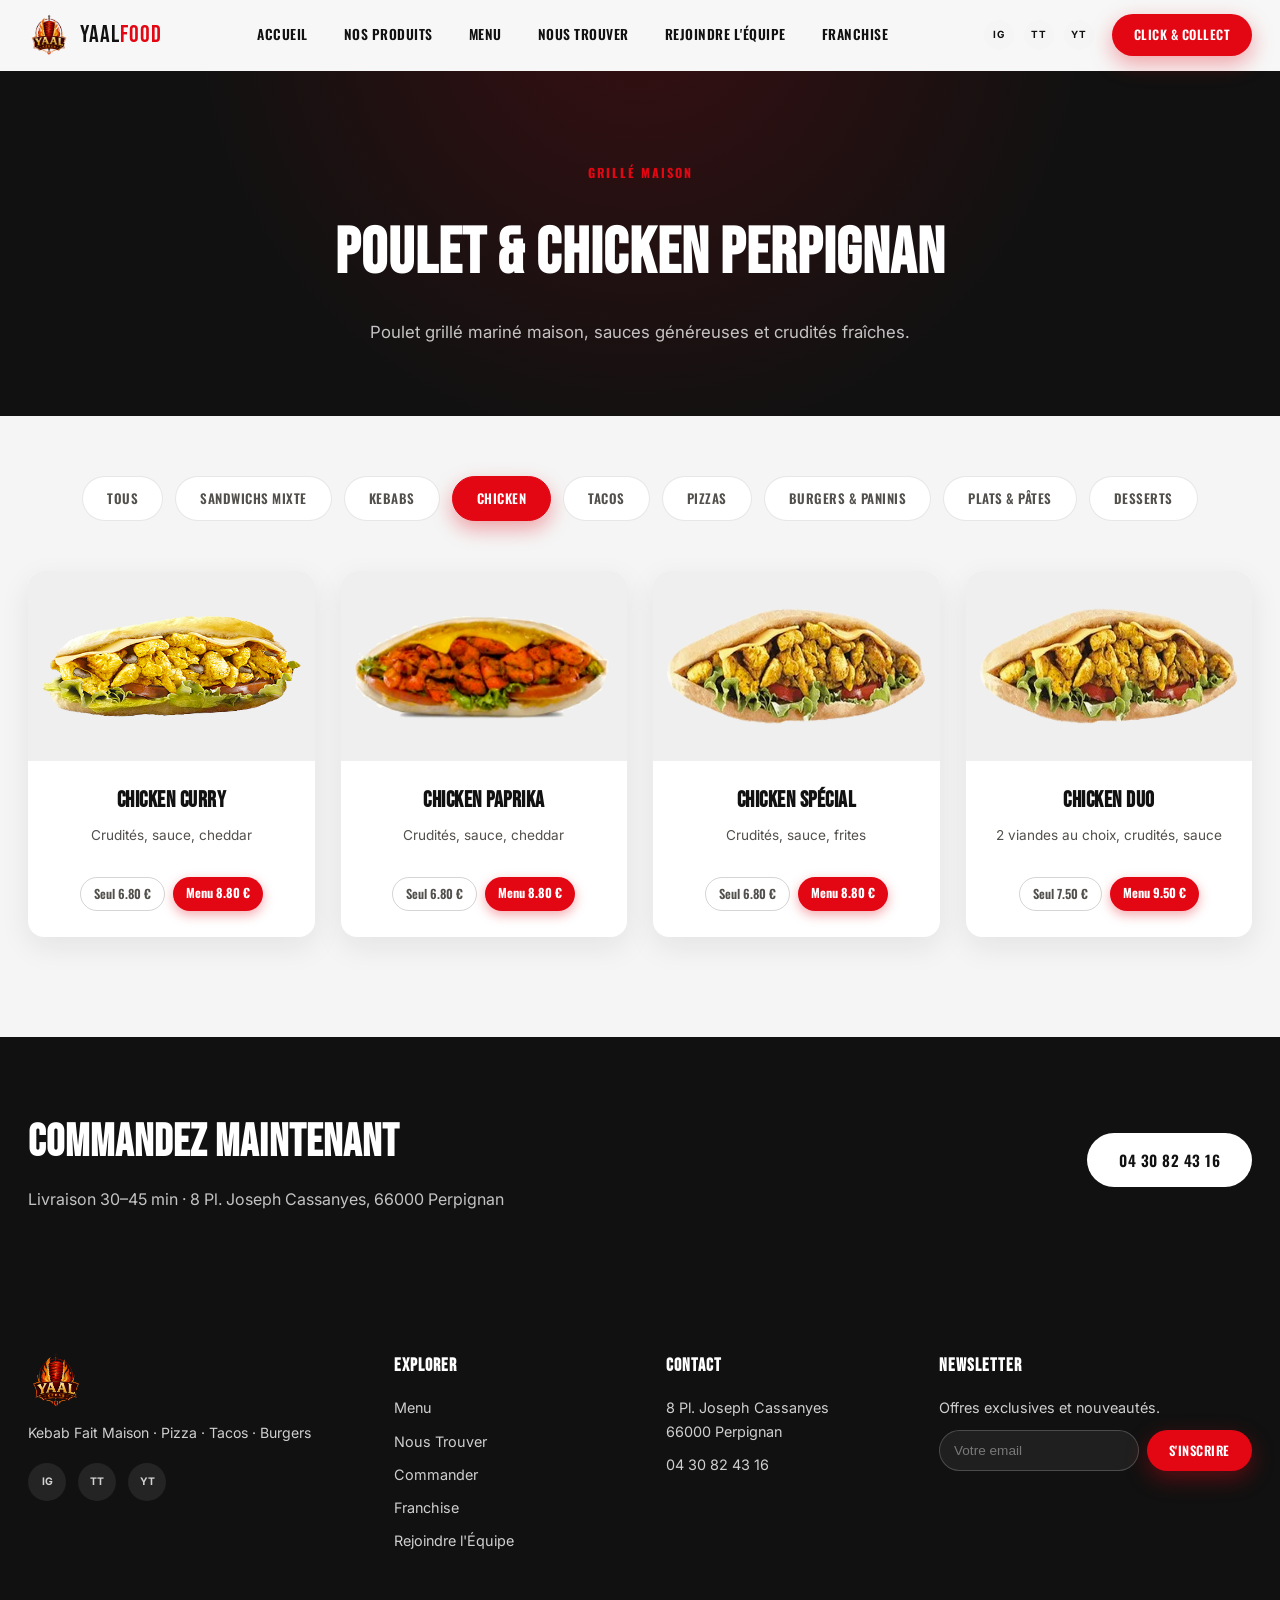
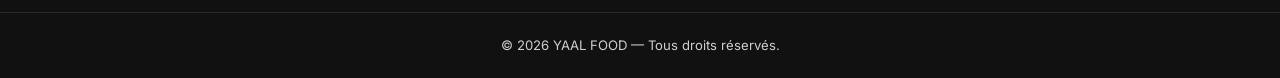
<file: menu-chicken.html>
<!DOCTYPE html>
<html lang="fr">
<head>
<meta charset="UTF-8">
<meta name="viewport" content="width=device-width, initial-scale=1.0">
<title>Poulet &amp; Chicken Perpignan | YAAL FOOD</title>
<meta name="description" content="Nos sandwichs chicken à Perpignan : Curry, Paprika, Spécial, Duo. Poulet grillé, sauces maison, crudités fraîches.">
<meta name="robots" content="index, follow">
<link rel="canonical" href="https://www.yaalfood.fr/menu-chicken.html">
<link rel="icon" href="assets/images/logo.png" type="image/png">
<link rel="preconnect" href="https://fonts.googleapis.com">
<link href="https://fonts.googleapis.com/css2?family=Bebas+Neue&family=Oswald:wght@500;600;700&family=Inter:wght@400;500;600;700;800&display=swap" rel="stylesheet">
<link rel="stylesheet" href="styles.css">
</head>
<body>

<header class="site-header" id="siteHeader">
  <div class="header-inner">
    <a href="index.html" class="brand">
      <img src="assets/images/logo.png" alt="YAAL FOOD" class="brand-logo">
      <span class="brand-text">YAAL<em>FOOD</em></span>
    </a>
    <nav class="main-nav" id="mainNav">
      <a href="index.html" class="nav-link">Accueil</a>
      <a href="index.html#our-food" class="nav-link">Nos Produits</a>
      <a href="menu.html" class="nav-link">Menu</a>
      <a href="index.html#locate" class="nav-link">Nous Trouver</a>
      <a href="join-the-team.html" class="nav-link">Rejoindre l'Équipe</a>
      <a href="franchise.html" class="nav-link">Franchise</a>
    </nav>
    <div class="header-actions">
      <div class="social-mini">
        <a href="#" aria-label="Instagram">IG</a>
        <a href="#" aria-label="TikTok">TT</a>
        <a href="#" aria-label="YouTube">YT</a>
      </div>
      <a href="tel:0430824316" class="btn btn-primary btn-sm">Click &amp; Collect</a>
      <button class="burger" id="burgerBtn" aria-label="Menu"><span></span><span></span><span></span></button>
    </div>
  </div>
</header>

<section class="page-hero">
  <div class="container">
    <span class="section-kicker">Grillé maison</span>
    <h1 class="page-hero-title">Poulet &amp; Chicken Perpignan</h1>
    <p class="page-hero-sub">Poulet grillé mariné maison, sauces généreuses et crudités fraîches.</p>
  </div>
</section>

<section class="menu-section" style="padding-top:60px;">
  <div class="container">
    <div class="filters reveal" id="filters"></div>
    <div id="productGrid"></div>
  </div>
</section>

<section class="cta-banner" id="locate">
  <div class="container cta-inner">
    <div>
      <h2>COMMANDEZ MAINTENANT</h2>
      <p>Livraison 30–45 min &middot; 8 Pl. Joseph Cassanyes, 66000 Perpignan</p>
    </div>
    <a href="tel:0430824316" class="btn btn-glow">04 30 82 43 16</a>
  </div>
</section>

<footer class="site-footer">
  <div class="container footer-inner">
    <div class="footer-brand">
      <img src="assets/images/logo.png" alt="YAAL FOOD" class="footer-logo">
      <p>Kebab Fait Maison &middot; Pizza &middot; Tacos &middot; Burgers</p>
      <div class="social-row">
        <a href="#" aria-label="Instagram">IG</a>
        <a href="#" aria-label="TikTok">TT</a>
        <a href="#" aria-label="YouTube">YT</a>
      </div>
    </div>
    <div class="footer-col">
      <h4>Explorer</h4>
      <a href="menu.html">Menu</a>
      <a href="index.html#locate">Nous Trouver</a>
      <a href="tel:0430824316">Commander</a>
      <a href="franchise.html">Franchise</a>
      <a href="join-the-team.html">Rejoindre l'Équipe</a>
    </div>
    <div class="footer-col">
      <h4>Contact</h4>
      <p>8 Pl. Joseph Cassanyes<br>66000 Perpignan</p>
      <p><a href="tel:0430824316">04 30 82 43 16</a></p>
    </div>
    <div class="footer-col newsletter">
      <h4>Newsletter</h4>
      <p>Offres exclusives et nouveautés.</p>
      <form class="newsletter-form" onsubmit="return false;">
        <input type="email" placeholder="Votre email" required>
        <button type="submit" class="btn btn-primary btn-sm">S'inscrire</button>
      </form>
    </div>
  </div>
  <div class="footer-bottom">
    <p>&copy; <span id="year"></span> YAAL FOOD — Tous droits réservés.</p>
  </div>
</footer>

<script>const PAGE_CATEGORY = 'chicken';</script>
<script src="products-data.js"></script>
<script src="category-page.js"></script>
</body>
</html>
</file>
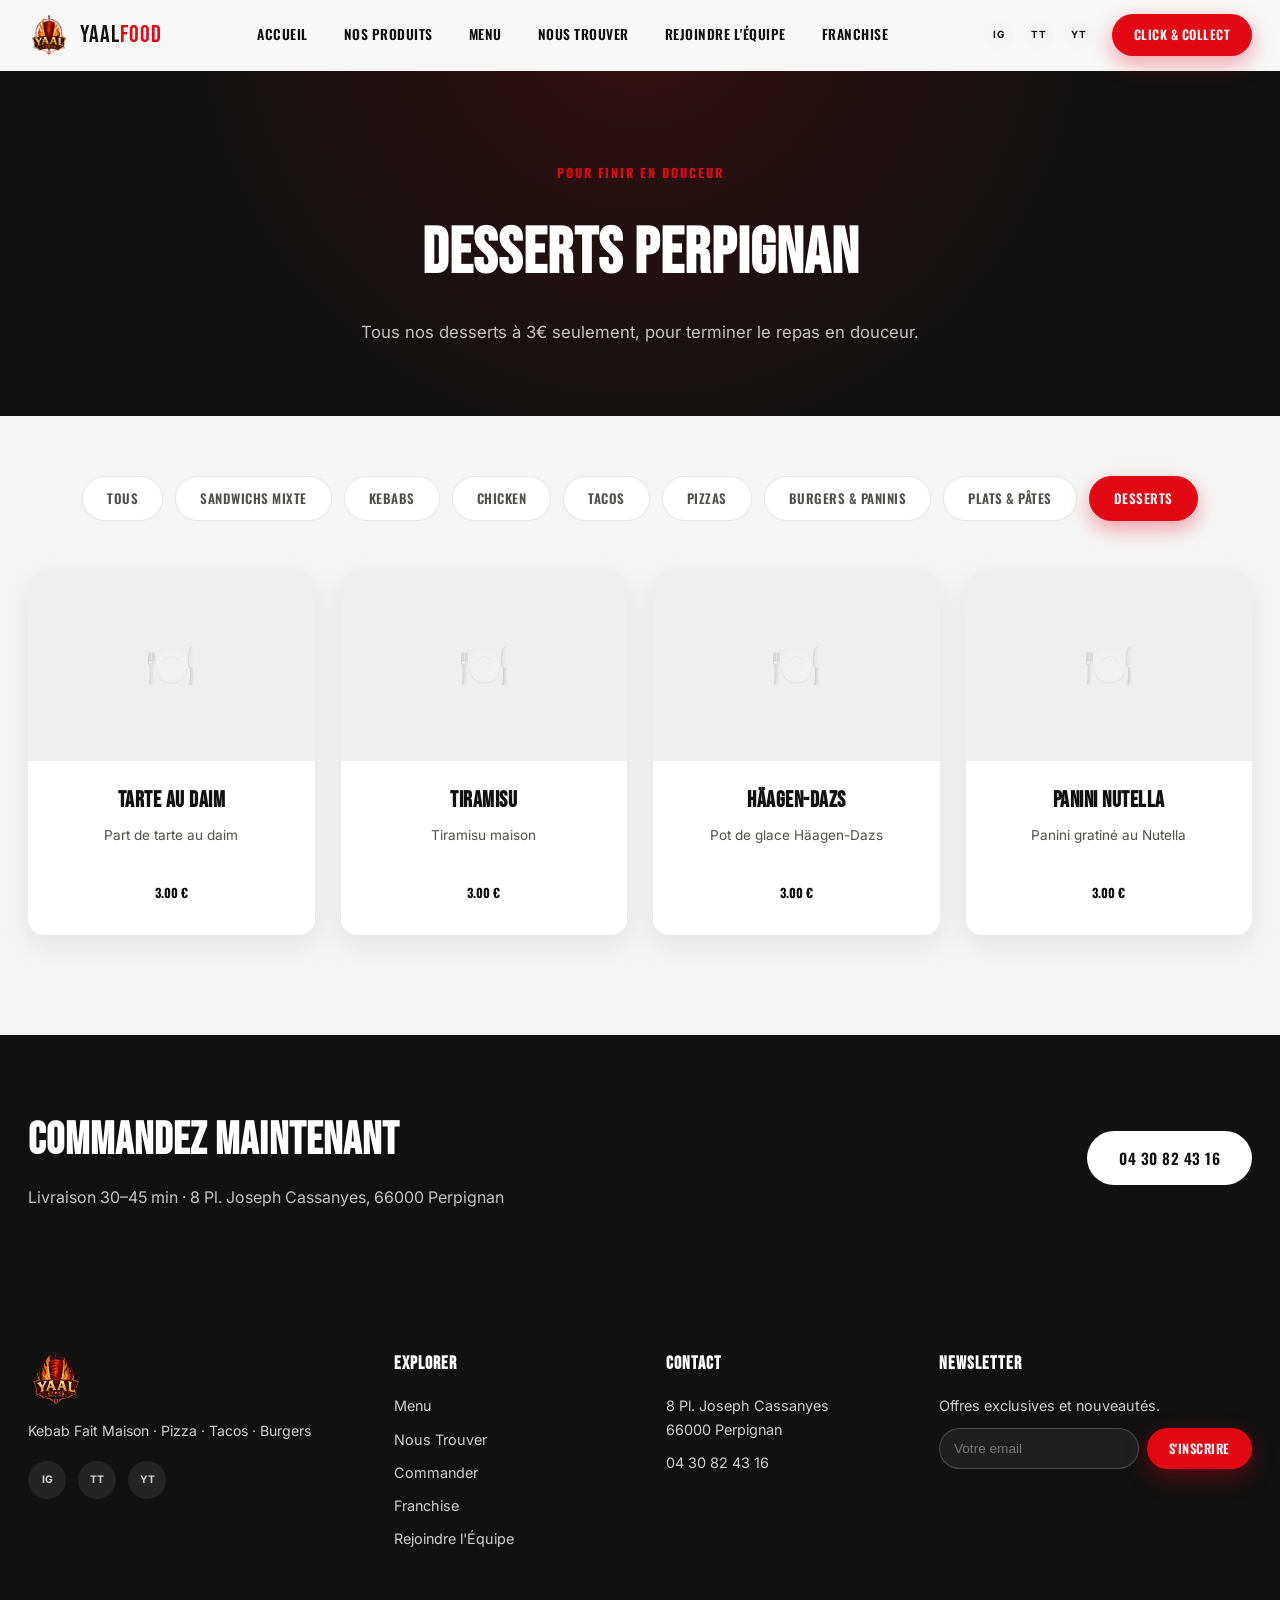
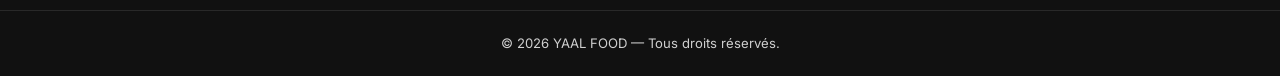
<file: menu-desserts.html>
<!DOCTYPE html>
<html lang="fr">
<head>
<meta charset="UTF-8">
<meta name="viewport" content="width=device-width, initial-scale=1.0">
<title>Desserts Perpignan | Tiramisu, Tarte au Daim - YAAL FOOD</title>
<meta name="description" content="Tous nos desserts à 3€ chez YAAL FOOD Perpignan : Tarte au Daim, Tiramisu, Häagen-Dazs, Panini Nutella.">
<meta name="robots" content="index, follow">
<link rel="canonical" href="https://www.yaalfood.fr/menu-desserts.html">
<link rel="icon" href="assets/images/logo.png" type="image/png">
<link rel="preconnect" href="https://fonts.googleapis.com">
<link href="https://fonts.googleapis.com/css2?family=Bebas+Neue&family=Oswald:wght@500;600;700&family=Inter:wght@400;500;600;700;800&display=swap" rel="stylesheet">
<link rel="stylesheet" href="styles.css">
</head>
<body>

<header class="site-header" id="siteHeader">
  <div class="header-inner">
    <a href="index.html" class="brand">
      <img src="assets/images/logo.png" alt="YAAL FOOD" class="brand-logo">
      <span class="brand-text">YAAL<em>FOOD</em></span>
    </a>
    <nav class="main-nav" id="mainNav">
      <a href="index.html" class="nav-link">Accueil</a>
      <a href="index.html#our-food" class="nav-link">Nos Produits</a>
      <a href="menu.html" class="nav-link">Menu</a>
      <a href="index.html#locate" class="nav-link">Nous Trouver</a>
      <a href="join-the-team.html" class="nav-link">Rejoindre l'Équipe</a>
      <a href="franchise.html" class="nav-link">Franchise</a>
    </nav>
    <div class="header-actions">
      <div class="social-mini">
        <a href="#" aria-label="Instagram">IG</a>
        <a href="#" aria-label="TikTok">TT</a>
        <a href="#" aria-label="YouTube">YT</a>
      </div>
      <a href="tel:0430824316" class="btn btn-primary btn-sm">Click &amp; Collect</a>
      <button class="burger" id="burgerBtn" aria-label="Menu"><span></span><span></span><span></span></button>
    </div>
  </div>
</header>

<section class="page-hero">
  <div class="container">
    <span class="section-kicker">Pour finir en douceur</span>
    <h1 class="page-hero-title">Desserts Perpignan</h1>
    <p class="page-hero-sub">Tous nos desserts à 3€ seulement, pour terminer le repas en douceur.</p>
  </div>
</section>

<section class="menu-section" style="padding-top:60px;">
  <div class="container">
    <div class="filters reveal" id="filters"></div>
    <div id="productGrid"></div>
  </div>
</section>

<section class="cta-banner" id="locate">
  <div class="container cta-inner">
    <div>
      <h2>COMMANDEZ MAINTENANT</h2>
      <p>Livraison 30–45 min &middot; 8 Pl. Joseph Cassanyes, 66000 Perpignan</p>
    </div>
    <a href="tel:0430824316" class="btn btn-glow">04 30 82 43 16</a>
  </div>
</section>

<footer class="site-footer">
  <div class="container footer-inner">
    <div class="footer-brand">
      <img src="assets/images/logo.png" alt="YAAL FOOD" class="footer-logo">
      <p>Kebab Fait Maison &middot; Pizza &middot; Tacos &middot; Burgers</p>
      <div class="social-row">
        <a href="#" aria-label="Instagram">IG</a>
        <a href="#" aria-label="TikTok">TT</a>
        <a href="#" aria-label="YouTube">YT</a>
      </div>
    </div>
    <div class="footer-col">
      <h4>Explorer</h4>
      <a href="menu.html">Menu</a>
      <a href="index.html#locate">Nous Trouver</a>
      <a href="tel:0430824316">Commander</a>
      <a href="franchise.html">Franchise</a>
      <a href="join-the-team.html">Rejoindre l'Équipe</a>
    </div>
    <div class="footer-col">
      <h4>Contact</h4>
      <p>8 Pl. Joseph Cassanyes<br>66000 Perpignan</p>
      <p><a href="tel:0430824316">04 30 82 43 16</a></p>
    </div>
    <div class="footer-col newsletter">
      <h4>Newsletter</h4>
      <p>Offres exclusives et nouveautés.</p>
      <form class="newsletter-form" onsubmit="return false;">
        <input type="email" placeholder="Votre email" required>
        <button type="submit" class="btn btn-primary btn-sm">S'inscrire</button>
      </form>
    </div>
  </div>
  <div class="footer-bottom">
    <p>&copy; <span id="year"></span> YAAL FOOD — Tous droits réservés.</p>
  </div>
</footer>

<script>const PAGE_CATEGORY = 'desserts';</script>
<script src="products-data.js"></script>
<script src="category-page.js"></script>
</body>
</html>
</file>
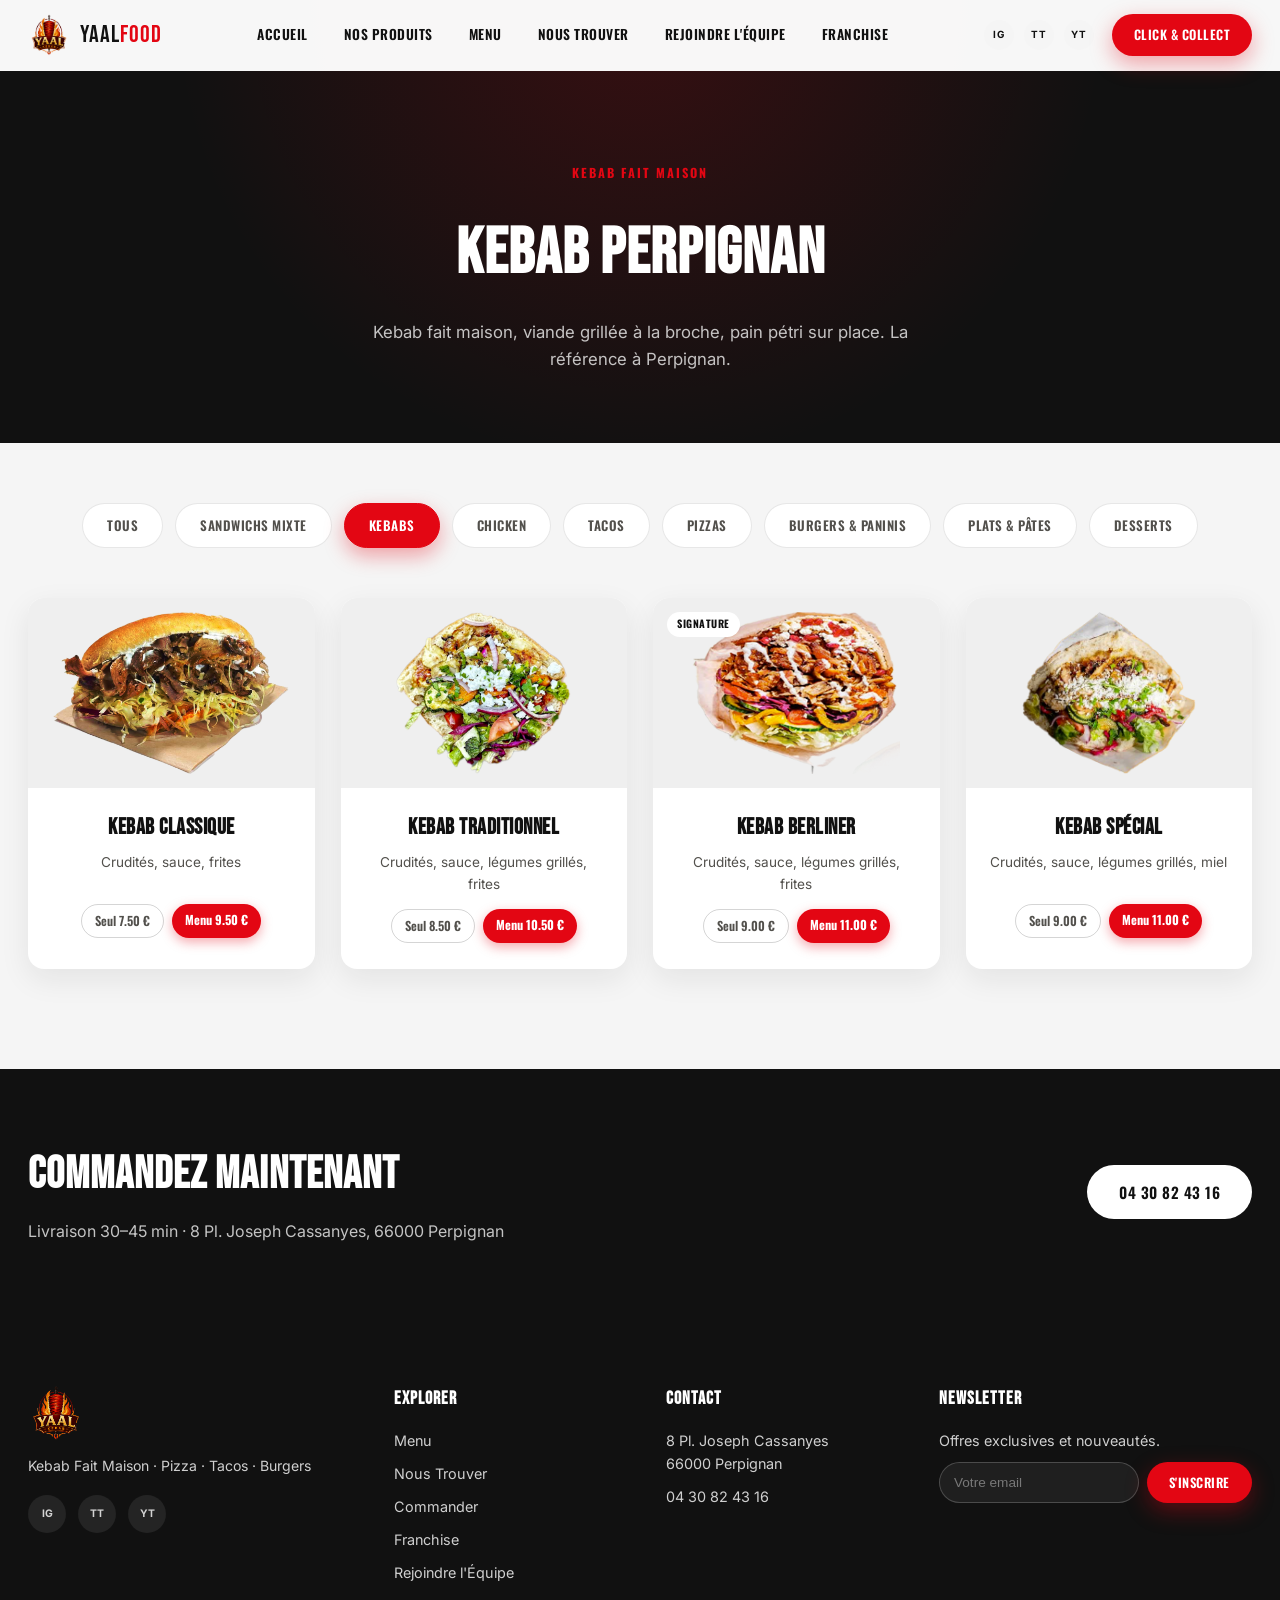
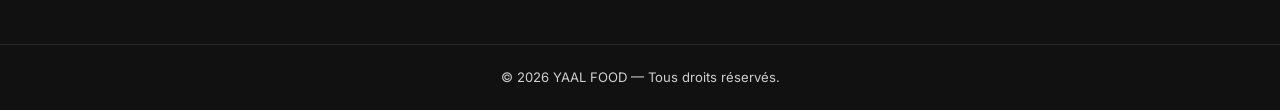
<file: menu-kebab.html>
<!DOCTYPE html>
<html lang="fr">
<head>
<meta charset="UTF-8">
<meta name="viewport" content="width=device-width, initial-scale=1.0">
<title>Kebab Perpignan | Kebab Fait Maison - YAAL FOOD</title>
<meta name="description" content="Le meilleur kebab fait maison de Perpignan : Classique, Traditionnel, Berliner, Spécial. Pain maison, viande grillée à la broche, frites maison.">
<meta name="robots" content="index, follow">
<link rel="canonical" href="https://www.yaalfood.fr/menu-kebab.html">
<link rel="icon" href="assets/images/logo.png" type="image/png">
<link rel="preconnect" href="https://fonts.googleapis.com">
<link href="https://fonts.googleapis.com/css2?family=Bebas+Neue&family=Oswald:wght@500;600;700&family=Inter:wght@400;500;600;700;800&display=swap" rel="stylesheet">
<link rel="stylesheet" href="styles.css">
</head>
<body>

<header class="site-header" id="siteHeader">
  <div class="header-inner">
    <a href="index.html" class="brand">
      <img src="assets/images/logo.png" alt="YAAL FOOD" class="brand-logo">
      <span class="brand-text">YAAL<em>FOOD</em></span>
    </a>
    <nav class="main-nav" id="mainNav">
      <a href="index.html" class="nav-link">Accueil</a>
      <a href="index.html#our-food" class="nav-link">Nos Produits</a>
      <a href="menu.html" class="nav-link">Menu</a>
      <a href="index.html#locate" class="nav-link">Nous Trouver</a>
      <a href="join-the-team.html" class="nav-link">Rejoindre l'Équipe</a>
      <a href="franchise.html" class="nav-link">Franchise</a>
    </nav>
    <div class="header-actions">
      <div class="social-mini">
        <a href="#" aria-label="Instagram">IG</a>
        <a href="#" aria-label="TikTok">TT</a>
        <a href="#" aria-label="YouTube">YT</a>
      </div>
      <a href="tel:0430824316" class="btn btn-primary btn-sm">Click &amp; Collect</a>
      <button class="burger" id="burgerBtn" aria-label="Menu"><span></span><span></span><span></span></button>
    </div>
  </div>
</header>

<section class="page-hero">
  <div class="container">
    <span class="section-kicker">Kebab fait maison</span>
    <h1 class="page-hero-title">Kebab Perpignan</h1>
    <p class="page-hero-sub">Kebab fait maison, viande grillée à la broche, pain pétri sur place. La référence à Perpignan.</p>
  </div>
</section>

<section class="menu-section" style="padding-top:60px;">
  <div class="container">
    <div class="filters reveal" id="filters"></div>
    <div id="productGrid"></div>
  </div>
</section>

<section class="cta-banner" id="locate">
  <div class="container cta-inner">
    <div>
      <h2>COMMANDEZ MAINTENANT</h2>
      <p>Livraison 30–45 min &middot; 8 Pl. Joseph Cassanyes, 66000 Perpignan</p>
    </div>
    <a href="tel:0430824316" class="btn btn-glow">04 30 82 43 16</a>
  </div>
</section>

<footer class="site-footer">
  <div class="container footer-inner">
    <div class="footer-brand">
      <img src="assets/images/logo.png" alt="YAAL FOOD" class="footer-logo">
      <p>Kebab Fait Maison &middot; Pizza &middot; Tacos &middot; Burgers</p>
      <div class="social-row">
        <a href="#" aria-label="Instagram">IG</a>
        <a href="#" aria-label="TikTok">TT</a>
        <a href="#" aria-label="YouTube">YT</a>
      </div>
    </div>
    <div class="footer-col">
      <h4>Explorer</h4>
      <a href="menu.html">Menu</a>
      <a href="index.html#locate">Nous Trouver</a>
      <a href="tel:0430824316">Commander</a>
      <a href="franchise.html">Franchise</a>
      <a href="join-the-team.html">Rejoindre l'Équipe</a>
    </div>
    <div class="footer-col">
      <h4>Contact</h4>
      <p>8 Pl. Joseph Cassanyes<br>66000 Perpignan</p>
      <p><a href="tel:0430824316">04 30 82 43 16</a></p>
    </div>
    <div class="footer-col newsletter">
      <h4>Newsletter</h4>
      <p>Offres exclusives et nouveautés.</p>
      <form class="newsletter-form" onsubmit="return false;">
        <input type="email" placeholder="Votre email" required>
        <button type="submit" class="btn btn-primary btn-sm">S'inscrire</button>
      </form>
    </div>
  </div>
  <div class="footer-bottom">
    <p>&copy; <span id="year"></span> YAAL FOOD — Tous droits réservés.</p>
  </div>
</footer>

<script>const PAGE_CATEGORY = 'kebab';</script>
<script src="products-data.js"></script>
<script src="category-page.js"></script>
</body>
</html>
</file>
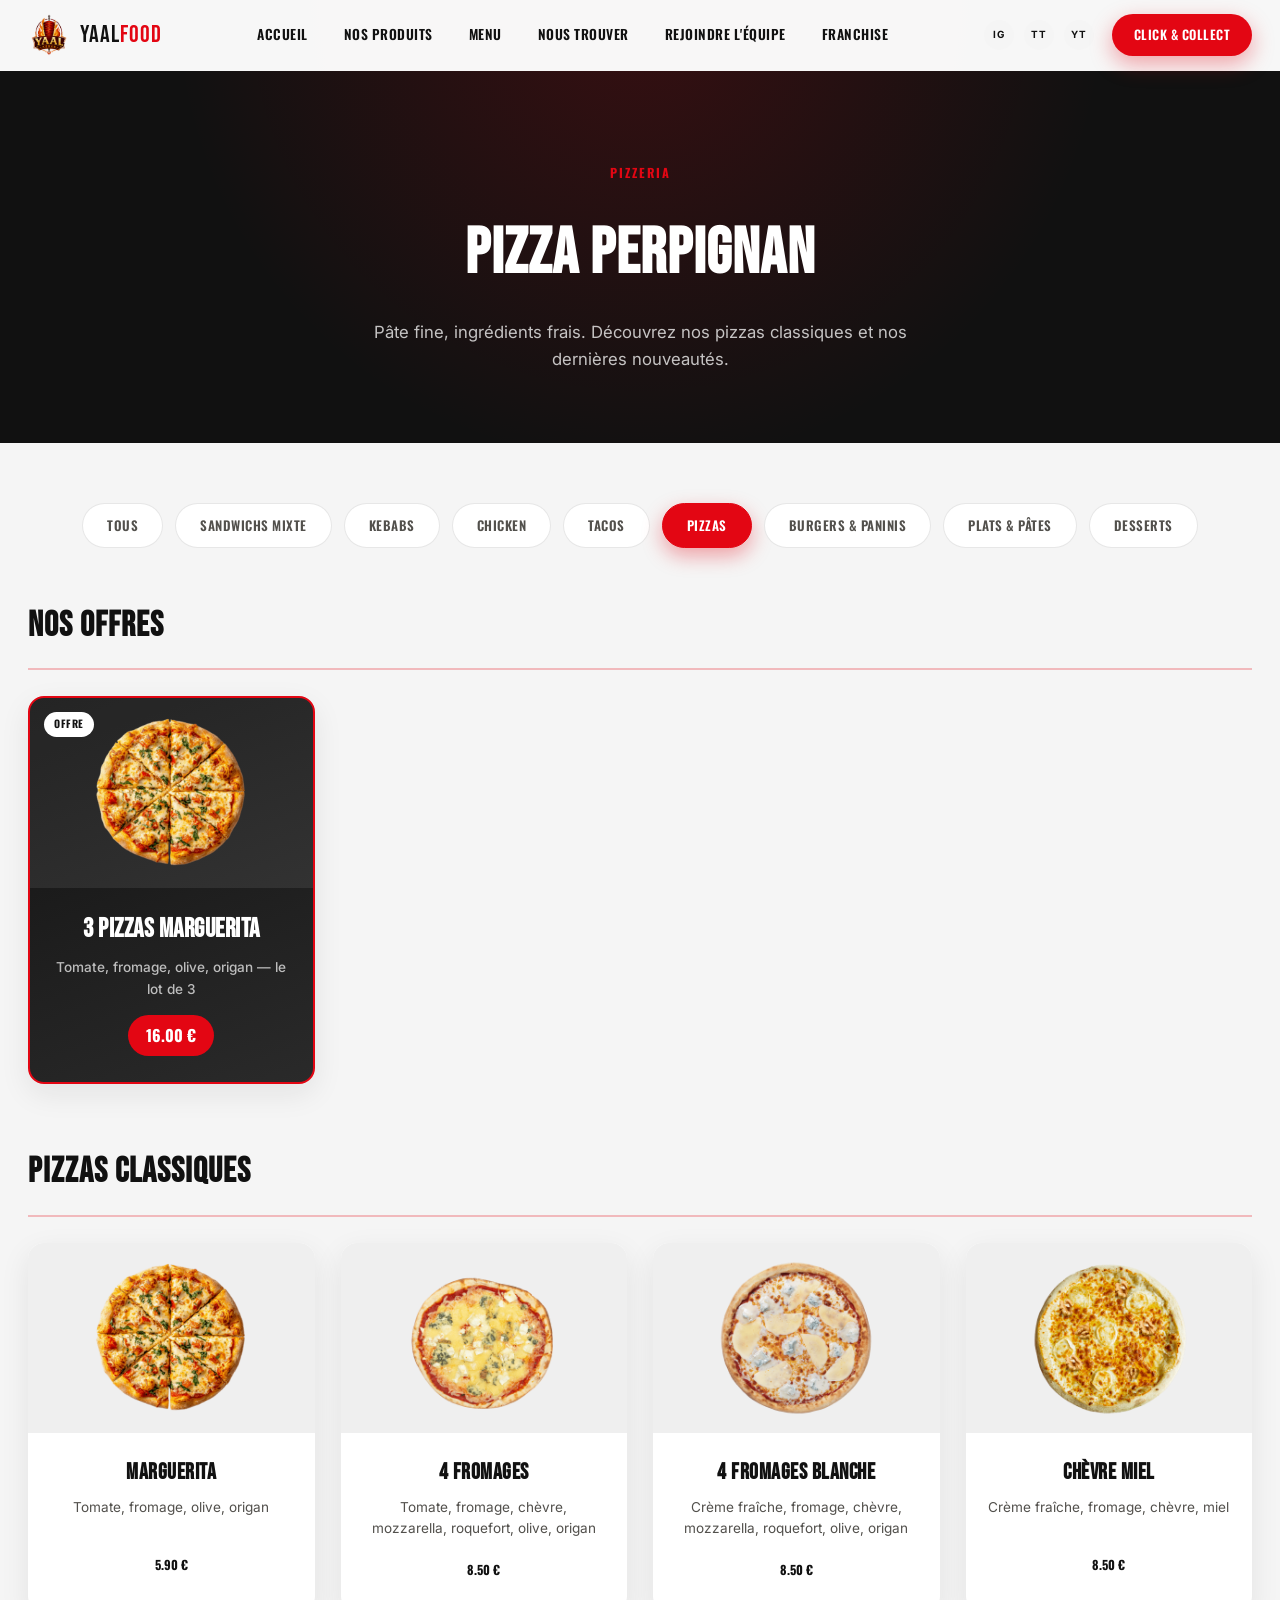
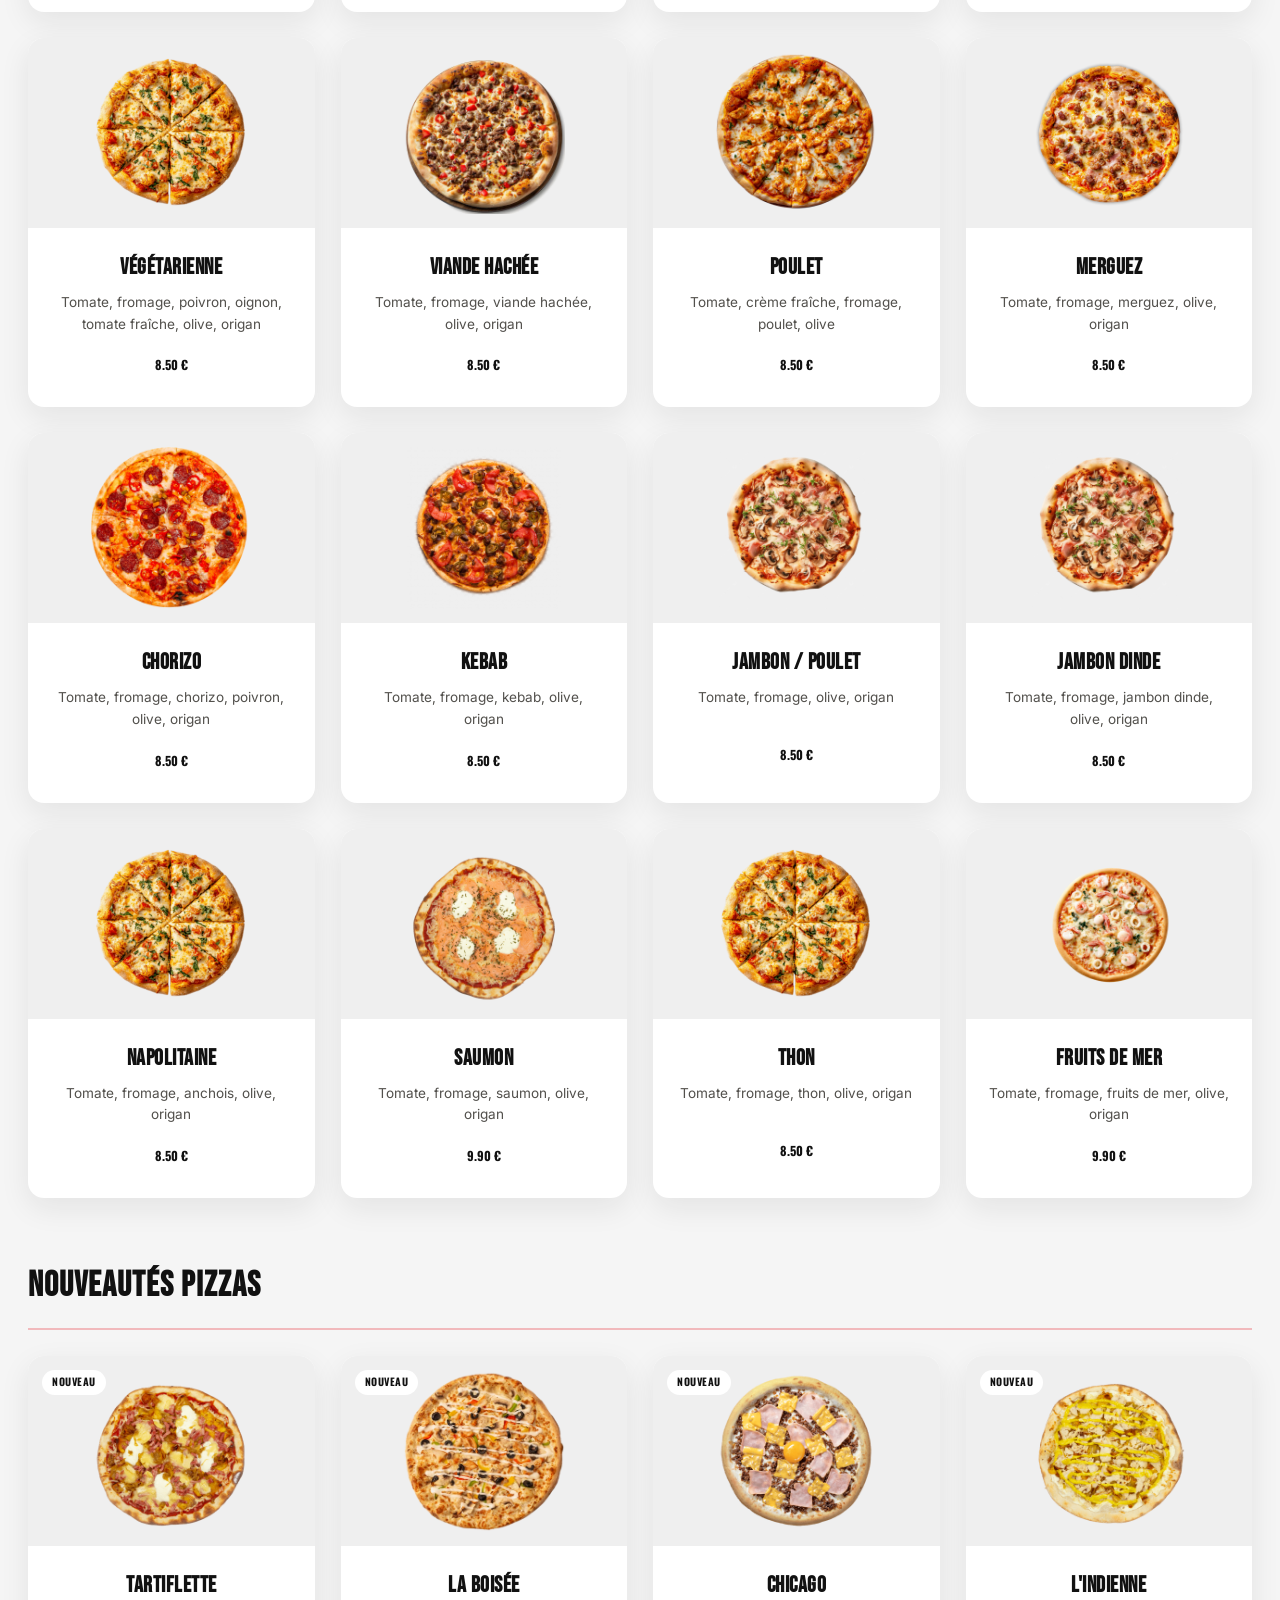
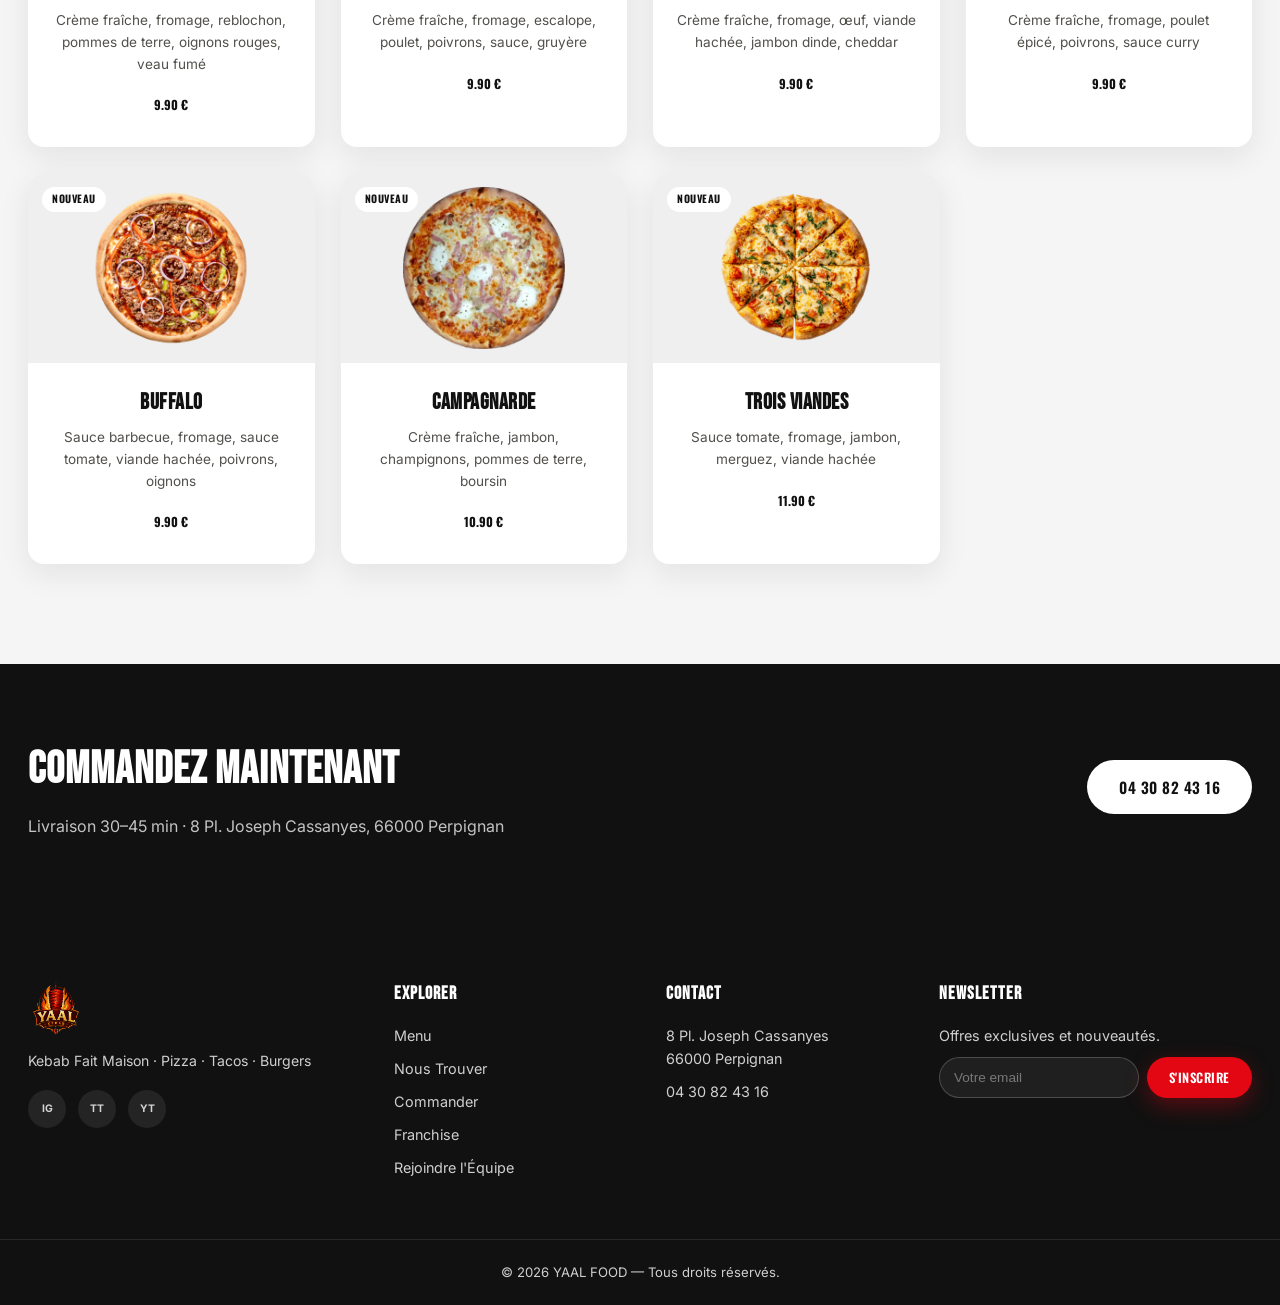
<file: menu-pizza.html>
<!DOCTYPE html>
<html lang="fr">
<head>
<meta charset="UTF-8">
<meta name="viewport" content="width=device-width, initial-scale=1.0">
<title>Pizza Perpignan | Pizzeria Fait Maison - YAAL FOOD</title>
<meta name="description" content="Toute notre carte pizza à Perpignan : pizzas classiques et nouveautés, pâte fine, ingrédients frais. Offre 3 Pizzas Marguerita à 16€.">
<meta name="robots" content="index, follow">
<link rel="canonical" href="https://www.yaalfood.fr/menu-pizza.html">
<link rel="icon" href="assets/images/logo.png" type="image/png">
<link rel="preconnect" href="https://fonts.googleapis.com">
<link href="https://fonts.googleapis.com/css2?family=Bebas+Neue&family=Oswald:wght@500;600;700&family=Inter:wght@400;500;600;700;800&display=swap" rel="stylesheet">
<link rel="stylesheet" href="styles.css">
</head>
<body>

<header class="site-header" id="siteHeader">
  <div class="header-inner">
    <a href="index.html" class="brand">
      <img src="assets/images/logo.png" alt="YAAL FOOD" class="brand-logo">
      <span class="brand-text">YAAL<em>FOOD</em></span>
    </a>
    <nav class="main-nav" id="mainNav">
      <a href="index.html" class="nav-link">Accueil</a>
      <a href="index.html#our-food" class="nav-link">Nos Produits</a>
      <a href="menu.html" class="nav-link">Menu</a>
      <a href="index.html#locate" class="nav-link">Nous Trouver</a>
      <a href="join-the-team.html" class="nav-link">Rejoindre l'Équipe</a>
      <a href="franchise.html" class="nav-link">Franchise</a>
    </nav>
    <div class="header-actions">
      <div class="social-mini">
        <a href="#" aria-label="Instagram">IG</a>
        <a href="#" aria-label="TikTok">TT</a>
        <a href="#" aria-label="YouTube">YT</a>
      </div>
      <a href="tel:0430824316" class="btn btn-primary btn-sm">Click &amp; Collect</a>
      <button class="burger" id="burgerBtn" aria-label="Menu"><span></span><span></span><span></span></button>
    </div>
  </div>
</header>

<section class="page-hero">
  <div class="container">
    <span class="section-kicker">Pizzeria</span>
    <h1 class="page-hero-title">Pizza Perpignan</h1>
    <p class="page-hero-sub">Pâte fine, ingrédients frais. Découvrez nos pizzas classiques et nos dernières nouveautés.</p>
  </div>
</section>

<section class="menu-section" style="padding-top:60px;">
  <div class="container">
    <div class="filters reveal" id="filters"></div>
    <div id="productGrid"></div>
  </div>
</section>

<section class="cta-banner" id="locate">
  <div class="container cta-inner">
    <div>
      <h2>COMMANDEZ MAINTENANT</h2>
      <p>Livraison 30–45 min &middot; 8 Pl. Joseph Cassanyes, 66000 Perpignan</p>
    </div>
    <a href="tel:0430824316" class="btn btn-glow">04 30 82 43 16</a>
  </div>
</section>

<footer class="site-footer">
  <div class="container footer-inner">
    <div class="footer-brand">
      <img src="assets/images/logo.png" alt="YAAL FOOD" class="footer-logo">
      <p>Kebab Fait Maison &middot; Pizza &middot; Tacos &middot; Burgers</p>
      <div class="social-row">
        <a href="#" aria-label="Instagram">IG</a>
        <a href="#" aria-label="TikTok">TT</a>
        <a href="#" aria-label="YouTube">YT</a>
      </div>
    </div>
    <div class="footer-col">
      <h4>Explorer</h4>
      <a href="menu.html">Menu</a>
      <a href="index.html#locate">Nous Trouver</a>
      <a href="tel:0430824316">Commander</a>
      <a href="franchise.html">Franchise</a>
      <a href="join-the-team.html">Rejoindre l'Équipe</a>
    </div>
    <div class="footer-col">
      <h4>Contact</h4>
      <p>8 Pl. Joseph Cassanyes<br>66000 Perpignan</p>
      <p><a href="tel:0430824316">04 30 82 43 16</a></p>
    </div>
    <div class="footer-col newsletter">
      <h4>Newsletter</h4>
      <p>Offres exclusives et nouveautés.</p>
      <form class="newsletter-form" onsubmit="return false;">
        <input type="email" placeholder="Votre email" required>
        <button type="submit" class="btn btn-primary btn-sm">S'inscrire</button>
      </form>
    </div>
  </div>
  <div class="footer-bottom">
    <p>&copy; <span id="year"></span> YAAL FOOD — Tous droits réservés.</p>
  </div>
</footer>

<script>const PAGE_CATEGORY = 'pizza';</script>
<script src="products-data.js"></script>
<script src="category-page.js"></script>
</body>
</html>
</file>
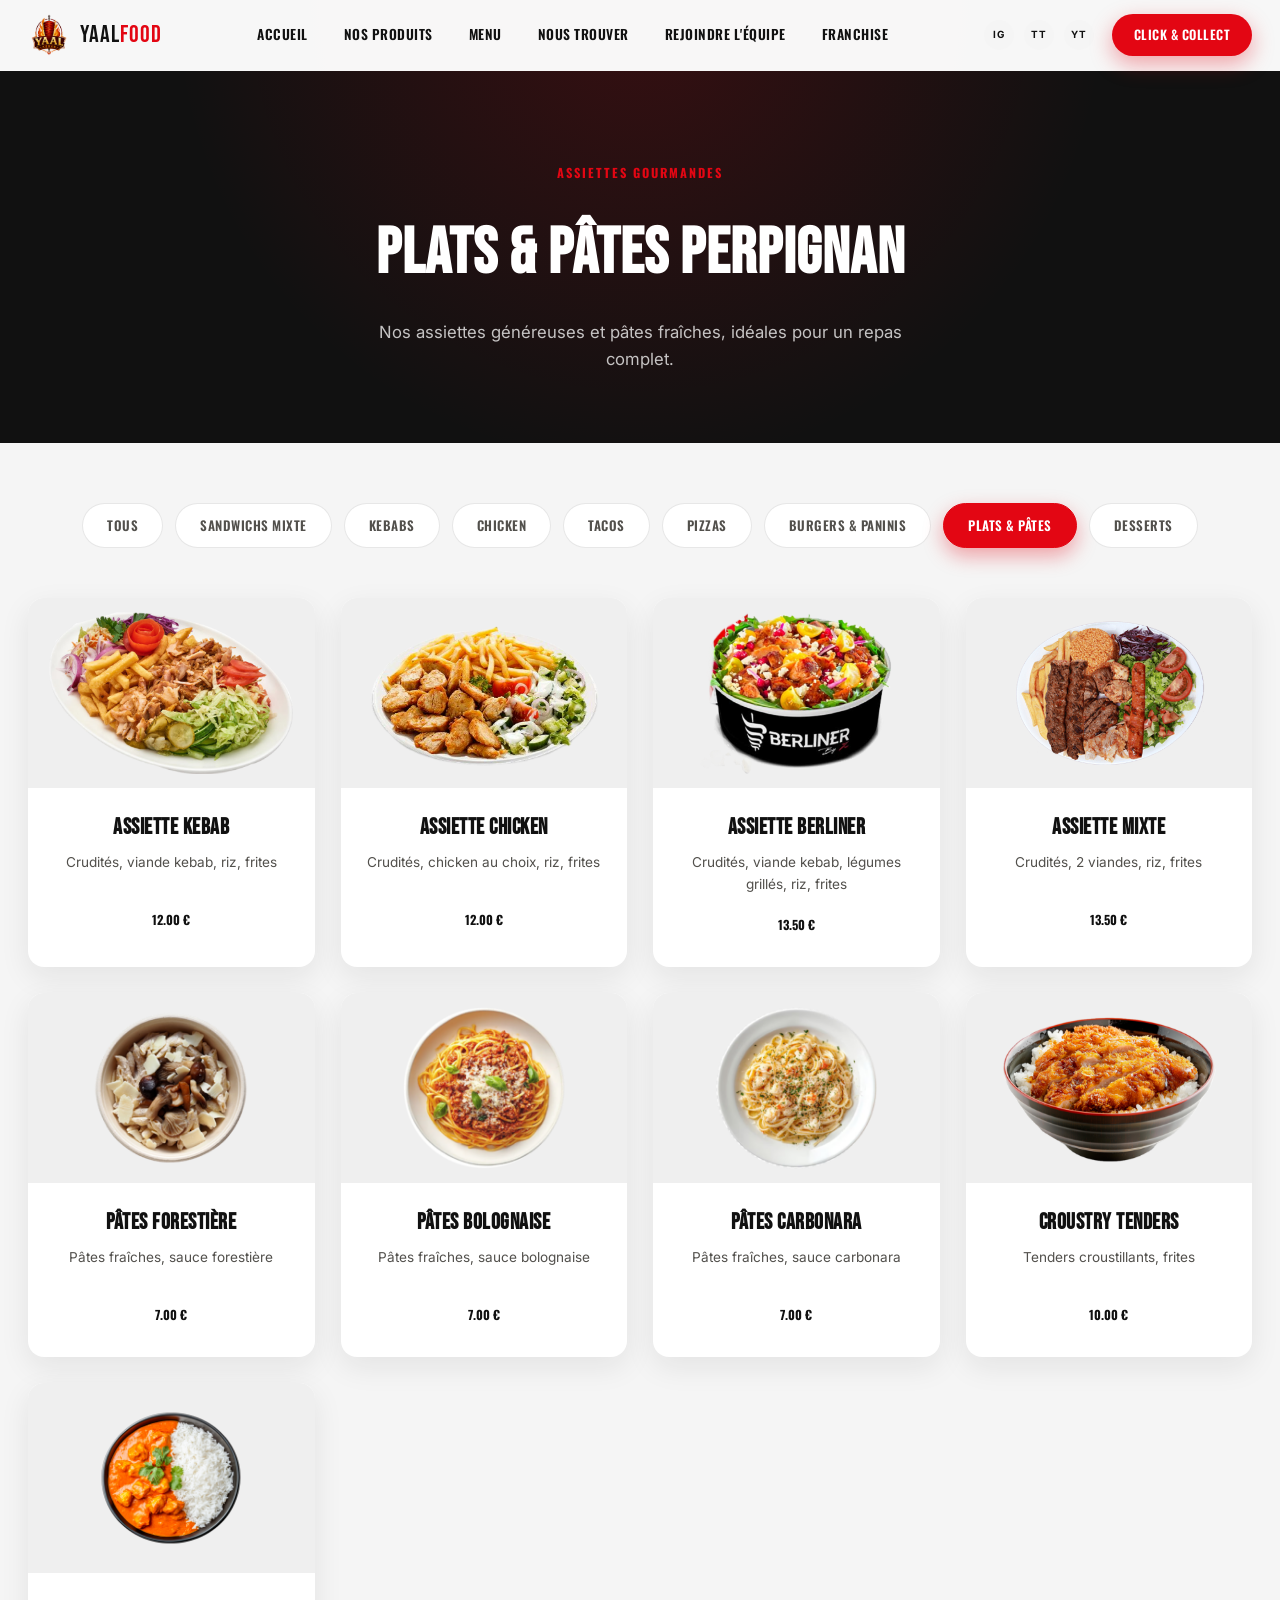
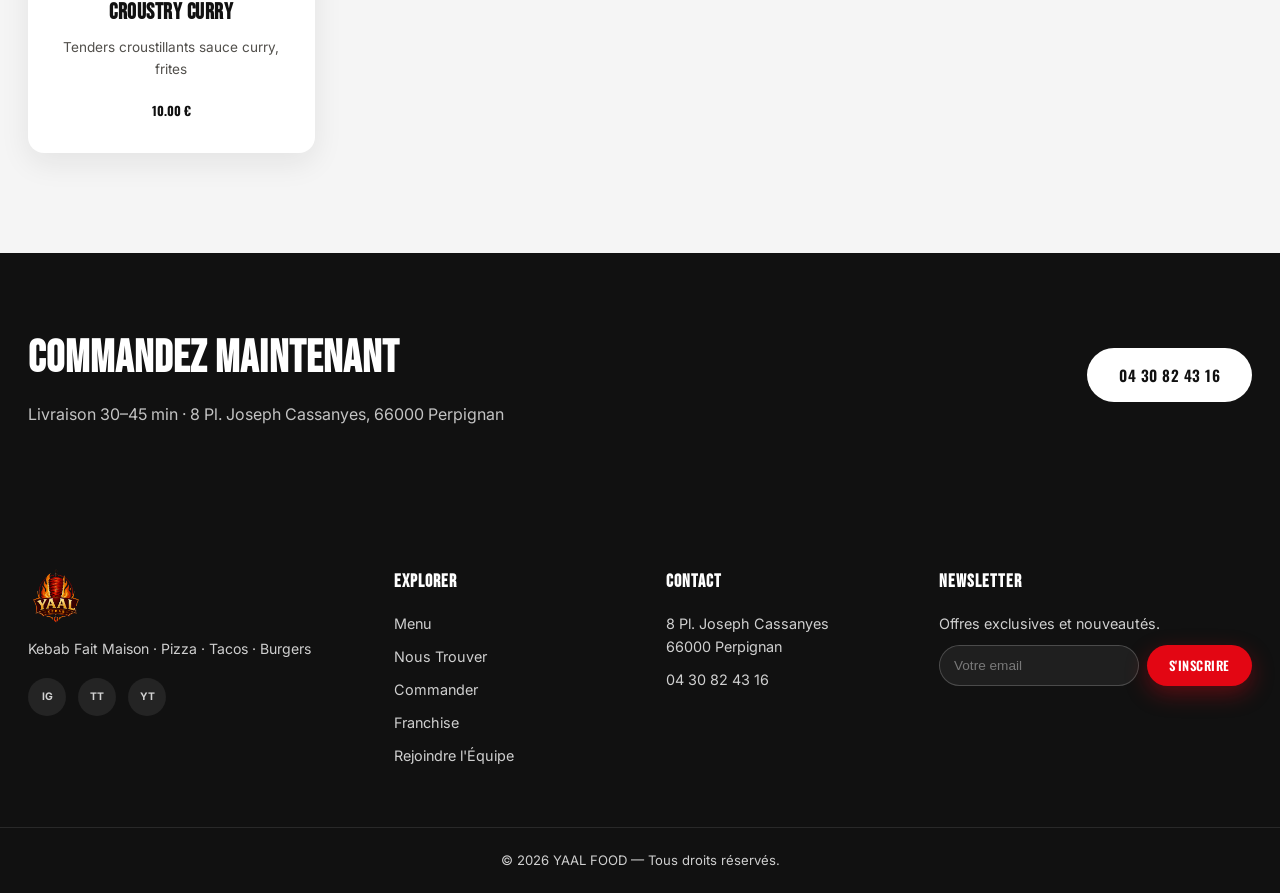
<file: menu-plats.html>
<!DOCTYPE html>
<html lang="fr">
<head>
<meta charset="UTF-8">
<meta name="viewport" content="width=device-width, initial-scale=1.0">
<title>Plats &amp; Pâtes Perpignan | Assiettes Gourmandes - YAAL FOOD</title>
<meta name="description" content="Nos assiettes et pâtes fraîches à Perpignan : Assiette Kebab, Chicken, Berliner, Mixte, Pâtes Bolognaise, Carbonara, Forestière.">
<meta name="robots" content="index, follow">
<link rel="canonical" href="https://www.yaalfood.fr/menu-plats.html">
<link rel="icon" href="assets/images/logo.png" type="image/png">
<link rel="preconnect" href="https://fonts.googleapis.com">
<link href="https://fonts.googleapis.com/css2?family=Bebas+Neue&family=Oswald:wght@500;600;700&family=Inter:wght@400;500;600;700;800&display=swap" rel="stylesheet">
<link rel="stylesheet" href="styles.css">
</head>
<body>

<header class="site-header" id="siteHeader">
  <div class="header-inner">
    <a href="index.html" class="brand">
      <img src="assets/images/logo.png" alt="YAAL FOOD" class="brand-logo">
      <span class="brand-text">YAAL<em>FOOD</em></span>
    </a>
    <nav class="main-nav" id="mainNav">
      <a href="index.html" class="nav-link">Accueil</a>
      <a href="index.html#our-food" class="nav-link">Nos Produits</a>
      <a href="menu.html" class="nav-link">Menu</a>
      <a href="index.html#locate" class="nav-link">Nous Trouver</a>
      <a href="join-the-team.html" class="nav-link">Rejoindre l'Équipe</a>
      <a href="franchise.html" class="nav-link">Franchise</a>
    </nav>
    <div class="header-actions">
      <div class="social-mini">
        <a href="#" aria-label="Instagram">IG</a>
        <a href="#" aria-label="TikTok">TT</a>
        <a href="#" aria-label="YouTube">YT</a>
      </div>
      <a href="tel:0430824316" class="btn btn-primary btn-sm">Click &amp; Collect</a>
      <button class="burger" id="burgerBtn" aria-label="Menu"><span></span><span></span><span></span></button>
    </div>
  </div>
</header>

<section class="page-hero">
  <div class="container">
    <span class="section-kicker">Assiettes gourmandes</span>
    <h1 class="page-hero-title">Plats &amp; Pâtes Perpignan</h1>
    <p class="page-hero-sub">Nos assiettes généreuses et pâtes fraîches, idéales pour un repas complet.</p>
  </div>
</section>

<section class="menu-section" style="padding-top:60px;">
  <div class="container">
    <div class="filters reveal" id="filters"></div>
    <div id="productGrid"></div>
  </div>
</section>

<section class="cta-banner" id="locate">
  <div class="container cta-inner">
    <div>
      <h2>COMMANDEZ MAINTENANT</h2>
      <p>Livraison 30–45 min &middot; 8 Pl. Joseph Cassanyes, 66000 Perpignan</p>
    </div>
    <a href="tel:0430824316" class="btn btn-glow">04 30 82 43 16</a>
  </div>
</section>

<footer class="site-footer">
  <div class="container footer-inner">
    <div class="footer-brand">
      <img src="assets/images/logo.png" alt="YAAL FOOD" class="footer-logo">
      <p>Kebab Fait Maison &middot; Pizza &middot; Tacos &middot; Burgers</p>
      <div class="social-row">
        <a href="#" aria-label="Instagram">IG</a>
        <a href="#" aria-label="TikTok">TT</a>
        <a href="#" aria-label="YouTube">YT</a>
      </div>
    </div>
    <div class="footer-col">
      <h4>Explorer</h4>
      <a href="menu.html">Menu</a>
      <a href="index.html#locate">Nous Trouver</a>
      <a href="tel:0430824316">Commander</a>
      <a href="franchise.html">Franchise</a>
      <a href="join-the-team.html">Rejoindre l'Équipe</a>
    </div>
    <div class="footer-col">
      <h4>Contact</h4>
      <p>8 Pl. Joseph Cassanyes<br>66000 Perpignan</p>
      <p><a href="tel:0430824316">04 30 82 43 16</a></p>
    </div>
    <div class="footer-col newsletter">
      <h4>Newsletter</h4>
      <p>Offres exclusives et nouveautés.</p>
      <form class="newsletter-form" onsubmit="return false;">
        <input type="email" placeholder="Votre email" required>
        <button type="submit" class="btn btn-primary btn-sm">S'inscrire</button>
      </form>
    </div>
  </div>
  <div class="footer-bottom">
    <p>&copy; <span id="year"></span> YAAL FOOD — Tous droits réservés.</p>
  </div>
</footer>

<script>const PAGE_CATEGORY = 'plats';</script>
<script src="products-data.js"></script>
<script src="category-page.js"></script>
</body>
</html>
</file>
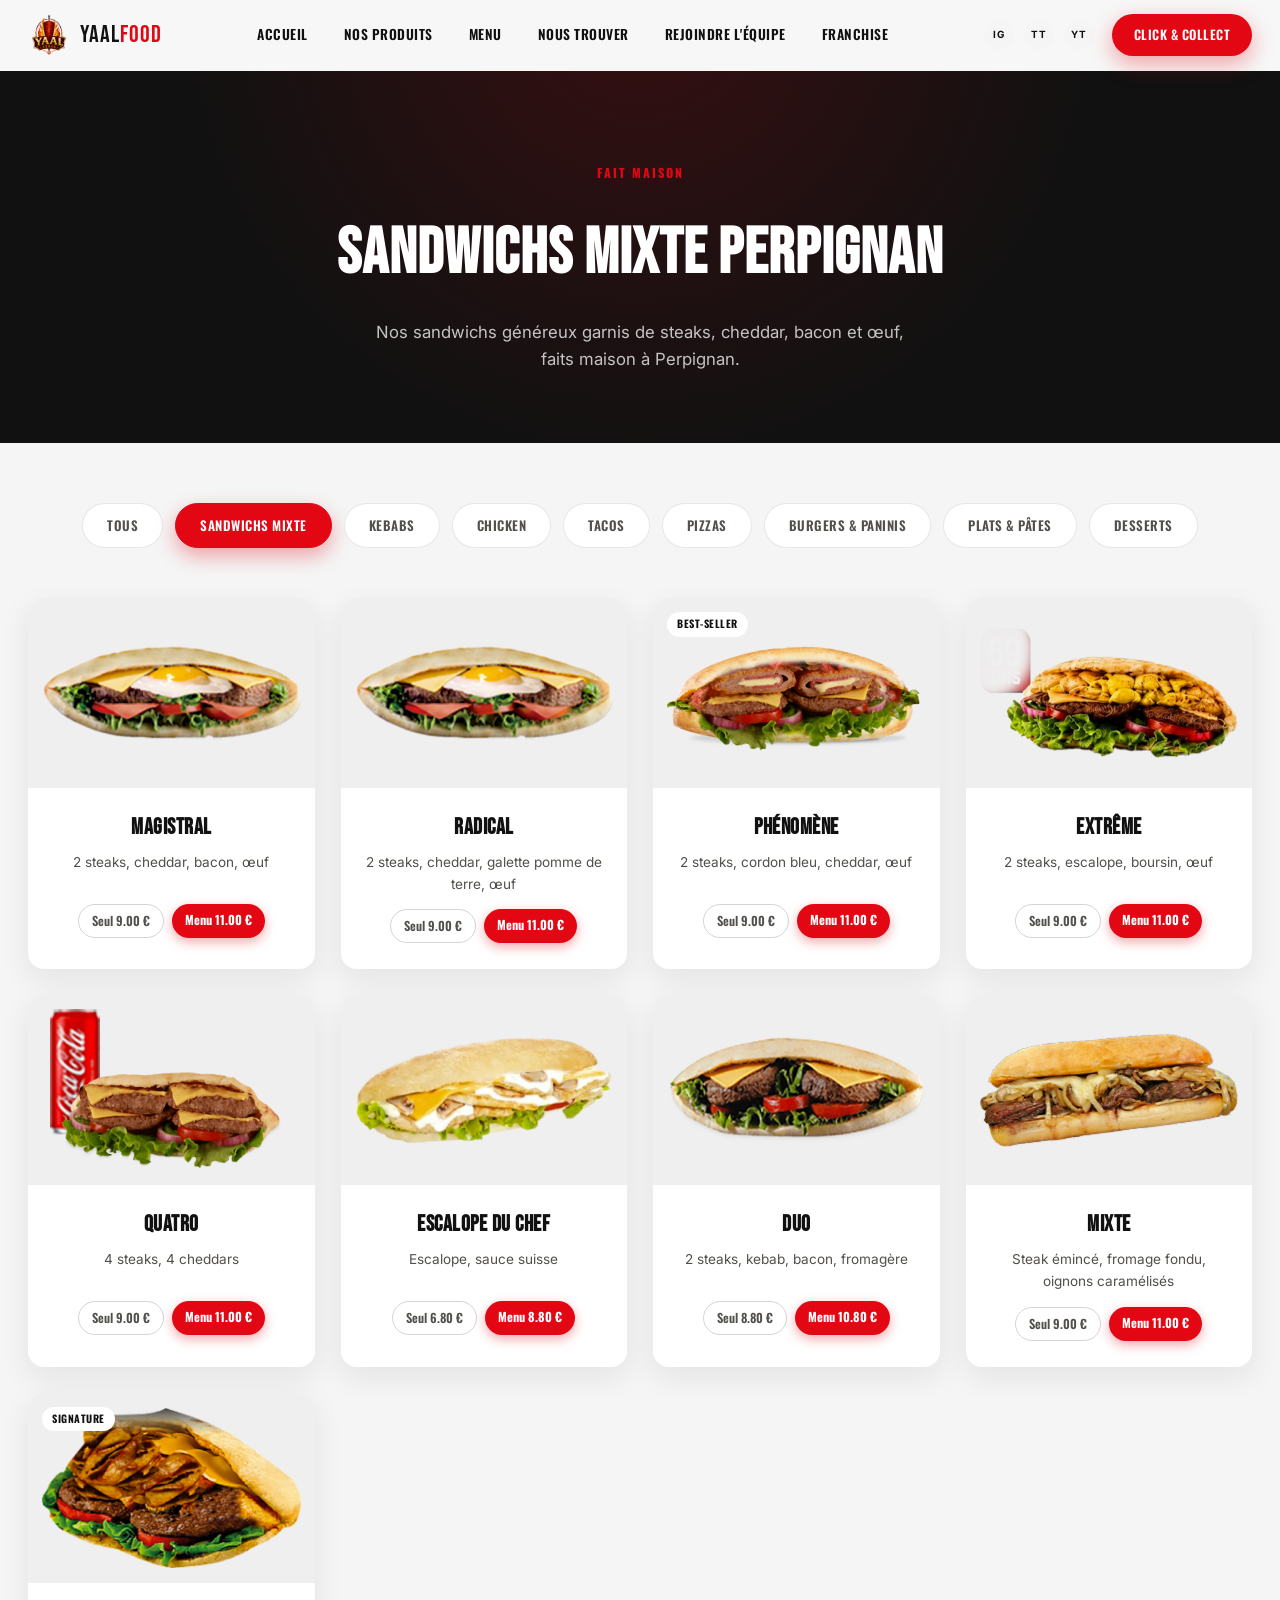
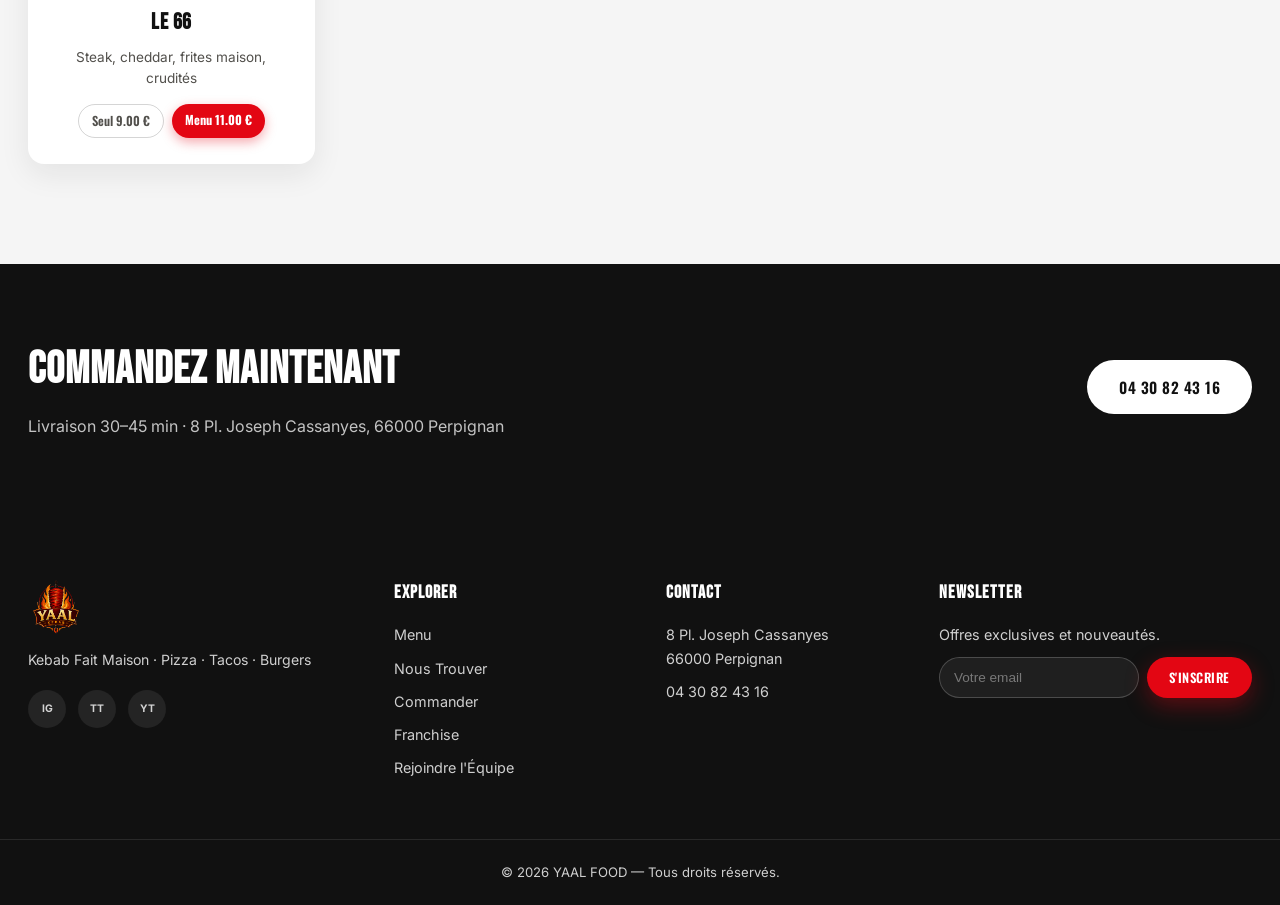
<file: menu-sandwich-mixte.html>
<!DOCTYPE html>
<html lang="fr">
<head>
<meta charset="UTF-8">
<meta name="viewport" content="width=device-width, initial-scale=1.0">
<title>Sandwich Mixte Perpignan | Magistral, Phénomène, Quatro - YAAL FOOD</title>
<meta name="description" content="Découvrez nos sandwichs mixtes faits maison à Perpignan : Magistral, Phénomène, Quatro, Extrême... 2 steaks, cheddar, bacon, œuf. Commandé chez YAAL FOOD.">
<meta name="robots" content="index, follow">
<link rel="canonical" href="https://www.yaalfood.fr/menu-sandwich-mixte.html">
<link rel="icon" href="assets/images/logo.png" type="image/png">
<link rel="preconnect" href="https://fonts.googleapis.com">
<link href="https://fonts.googleapis.com/css2?family=Bebas+Neue&family=Oswald:wght@500;600;700&family=Inter:wght@400;500;600;700;800&display=swap" rel="stylesheet">
<link rel="stylesheet" href="styles.css">
</head>
<body>

<header class="site-header" id="siteHeader">
  <div class="header-inner">
    <a href="index.html" class="brand">
      <img src="assets/images/logo.png" alt="YAAL FOOD" class="brand-logo">
      <span class="brand-text">YAAL<em>FOOD</em></span>
    </a>
    <nav class="main-nav" id="mainNav">
      <a href="index.html" class="nav-link">Accueil</a>
      <a href="index.html#our-food" class="nav-link">Nos Produits</a>
      <a href="menu.html" class="nav-link">Menu</a>
      <a href="index.html#locate" class="nav-link">Nous Trouver</a>
      <a href="join-the-team.html" class="nav-link">Rejoindre l'Équipe</a>
      <a href="franchise.html" class="nav-link">Franchise</a>
    </nav>
    <div class="header-actions">
      <div class="social-mini">
        <a href="#" aria-label="Instagram">IG</a>
        <a href="#" aria-label="TikTok">TT</a>
        <a href="#" aria-label="YouTube">YT</a>
      </div>
      <a href="tel:0430824316" class="btn btn-primary btn-sm">Click &amp; Collect</a>
      <button class="burger" id="burgerBtn" aria-label="Menu"><span></span><span></span><span></span></button>
    </div>
  </div>
</header>

<section class="page-hero">
  <div class="container">
    <span class="section-kicker">Fait maison</span>
    <h1 class="page-hero-title">Sandwichs Mixte Perpignan</h1>
    <p class="page-hero-sub">Nos sandwichs généreux garnis de steaks, cheddar, bacon et œuf, faits maison à Perpignan.</p>
  </div>
</section>

<section class="menu-section" style="padding-top:60px;">
  <div class="container">
    <div class="filters reveal" id="filters"></div>
    <div id="productGrid"></div>
  </div>
</section>

<section class="cta-banner" id="locate">
  <div class="container cta-inner">
    <div>
      <h2>COMMANDEZ MAINTENANT</h2>
      <p>Livraison 30–45 min &middot; 8 Pl. Joseph Cassanyes, 66000 Perpignan</p>
    </div>
    <a href="tel:0430824316" class="btn btn-glow">04 30 82 43 16</a>
  </div>
</section>

<footer class="site-footer">
  <div class="container footer-inner">
    <div class="footer-brand">
      <img src="assets/images/logo.png" alt="YAAL FOOD" class="footer-logo">
      <p>Kebab Fait Maison &middot; Pizza &middot; Tacos &middot; Burgers</p>
      <div class="social-row">
        <a href="#" aria-label="Instagram">IG</a>
        <a href="#" aria-label="TikTok">TT</a>
        <a href="#" aria-label="YouTube">YT</a>
      </div>
    </div>
    <div class="footer-col">
      <h4>Explorer</h4>
      <a href="menu.html">Menu</a>
      <a href="index.html#locate">Nous Trouver</a>
      <a href="tel:0430824316">Commander</a>
      <a href="franchise.html">Franchise</a>
      <a href="join-the-team.html">Rejoindre l'Équipe</a>
    </div>
    <div class="footer-col">
      <h4>Contact</h4>
      <p>8 Pl. Joseph Cassanyes<br>66000 Perpignan</p>
      <p><a href="tel:0430824316">04 30 82 43 16</a></p>
    </div>
    <div class="footer-col newsletter">
      <h4>Newsletter</h4>
      <p>Offres exclusives et nouveautés.</p>
      <form class="newsletter-form" onsubmit="return false;">
        <input type="email" placeholder="Votre email" required>
        <button type="submit" class="btn btn-primary btn-sm">S'inscrire</button>
      </form>
    </div>
  </div>
  <div class="footer-bottom">
    <p>&copy; <span id="year"></span> YAAL FOOD — Tous droits réservés.</p>
  </div>
</footer>

<script>const PAGE_CATEGORY = 'sandwich';</script>
<script src="products-data.js"></script>
<script src="category-page.js"></script>
</body>
</html>
</file>
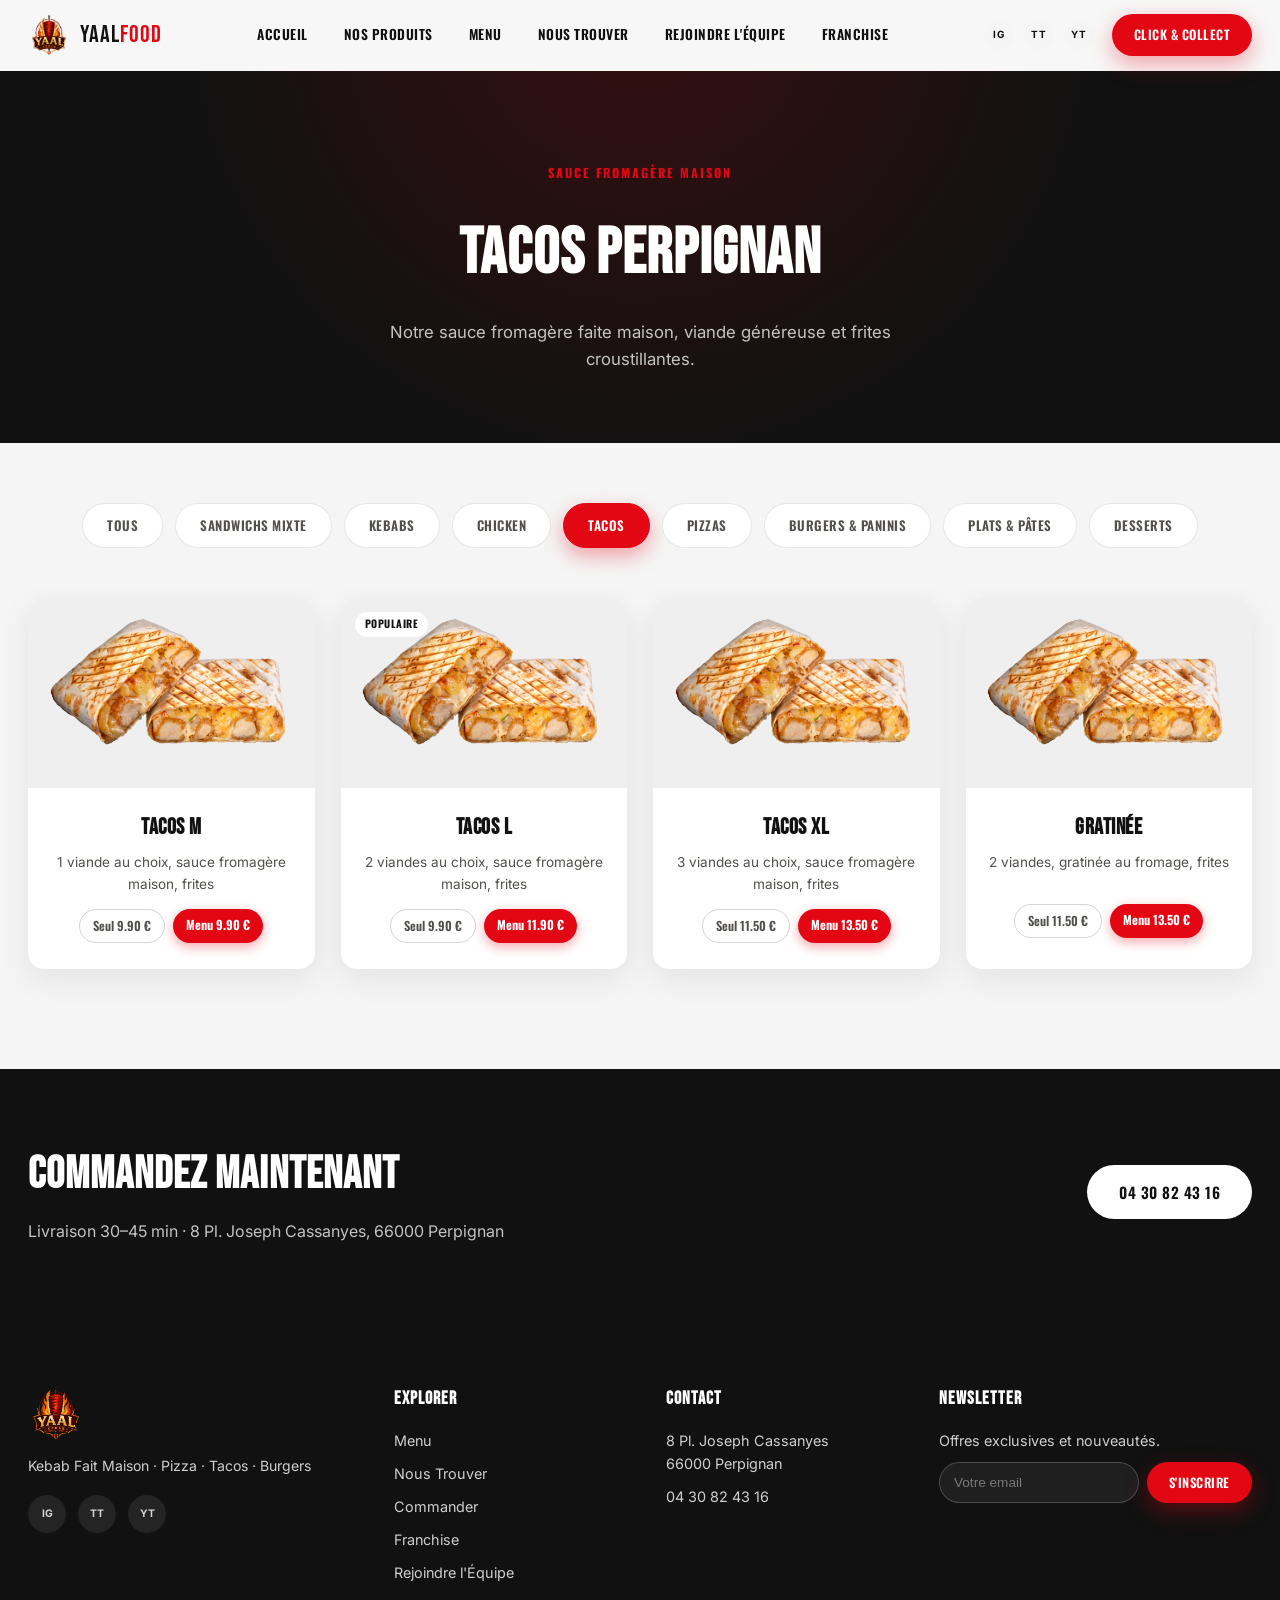
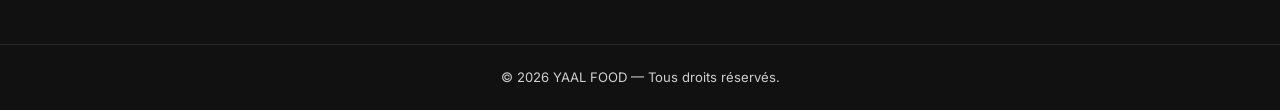
<file: menu-tacos.html>
<!DOCTYPE html>
<html lang="fr">
<head>
<meta charset="UTF-8">
<meta name="viewport" content="width=device-width, initial-scale=1.0">
<title>Tacos Perpignan | Tacos M, L, XL, Gratinée - YAAL FOOD</title>
<meta name="description" content="Tacos français à Perpignan avec sauce fromagère maison : Tacos M, L, XL et Gratinée. Viande au choix, frites incluses.">
<meta name="robots" content="index, follow">
<link rel="canonical" href="https://www.yaalfood.fr/menu-tacos.html">
<link rel="icon" href="assets/images/logo.png" type="image/png">
<link rel="preconnect" href="https://fonts.googleapis.com">
<link href="https://fonts.googleapis.com/css2?family=Bebas+Neue&family=Oswald:wght@500;600;700&family=Inter:wght@400;500;600;700;800&display=swap" rel="stylesheet">
<link rel="stylesheet" href="styles.css">
</head>
<body>

<header class="site-header" id="siteHeader">
  <div class="header-inner">
    <a href="index.html" class="brand">
      <img src="assets/images/logo.png" alt="YAAL FOOD" class="brand-logo">
      <span class="brand-text">YAAL<em>FOOD</em></span>
    </a>
    <nav class="main-nav" id="mainNav">
      <a href="index.html" class="nav-link">Accueil</a>
      <a href="index.html#our-food" class="nav-link">Nos Produits</a>
      <a href="menu.html" class="nav-link">Menu</a>
      <a href="index.html#locate" class="nav-link">Nous Trouver</a>
      <a href="join-the-team.html" class="nav-link">Rejoindre l'Équipe</a>
      <a href="franchise.html" class="nav-link">Franchise</a>
    </nav>
    <div class="header-actions">
      <div class="social-mini">
        <a href="#" aria-label="Instagram">IG</a>
        <a href="#" aria-label="TikTok">TT</a>
        <a href="#" aria-label="YouTube">YT</a>
      </div>
      <a href="tel:0430824316" class="btn btn-primary btn-sm">Click &amp; Collect</a>
      <button class="burger" id="burgerBtn" aria-label="Menu"><span></span><span></span><span></span></button>
    </div>
  </div>
</header>

<section class="page-hero">
  <div class="container">
    <span class="section-kicker">Sauce fromagère maison</span>
    <h1 class="page-hero-title">Tacos Perpignan</h1>
    <p class="page-hero-sub">Notre sauce fromagère faite maison, viande généreuse et frites croustillantes.</p>
  </div>
</section>

<section class="menu-section" style="padding-top:60px;">
  <div class="container">
    <div class="filters reveal" id="filters"></div>
    <div id="productGrid"></div>
  </div>
</section>

<section class="cta-banner" id="locate">
  <div class="container cta-inner">
    <div>
      <h2>COMMANDEZ MAINTENANT</h2>
      <p>Livraison 30–45 min &middot; 8 Pl. Joseph Cassanyes, 66000 Perpignan</p>
    </div>
    <a href="tel:0430824316" class="btn btn-glow">04 30 82 43 16</a>
  </div>
</section>

<footer class="site-footer">
  <div class="container footer-inner">
    <div class="footer-brand">
      <img src="assets/images/logo.png" alt="YAAL FOOD" class="footer-logo">
      <p>Kebab Fait Maison &middot; Pizza &middot; Tacos &middot; Burgers</p>
      <div class="social-row">
        <a href="#" aria-label="Instagram">IG</a>
        <a href="#" aria-label="TikTok">TT</a>
        <a href="#" aria-label="YouTube">YT</a>
      </div>
    </div>
    <div class="footer-col">
      <h4>Explorer</h4>
      <a href="menu.html">Menu</a>
      <a href="index.html#locate">Nous Trouver</a>
      <a href="tel:0430824316">Commander</a>
      <a href="franchise.html">Franchise</a>
      <a href="join-the-team.html">Rejoindre l'Équipe</a>
    </div>
    <div class="footer-col">
      <h4>Contact</h4>
      <p>8 Pl. Joseph Cassanyes<br>66000 Perpignan</p>
      <p><a href="tel:0430824316">04 30 82 43 16</a></p>
    </div>
    <div class="footer-col newsletter">
      <h4>Newsletter</h4>
      <p>Offres exclusives et nouveautés.</p>
      <form class="newsletter-form" onsubmit="return false;">
        <input type="email" placeholder="Votre email" required>
        <button type="submit" class="btn btn-primary btn-sm">S'inscrire</button>
      </form>
    </div>
  </div>
  <div class="footer-bottom">
    <p>&copy; <span id="year"></span> YAAL FOOD — Tous droits réservés.</p>
  </div>
</footer>

<script>const PAGE_CATEGORY = 'tacos';</script>
<script src="products-data.js"></script>
<script src="category-page.js"></script>
</body>
</html>
</file>
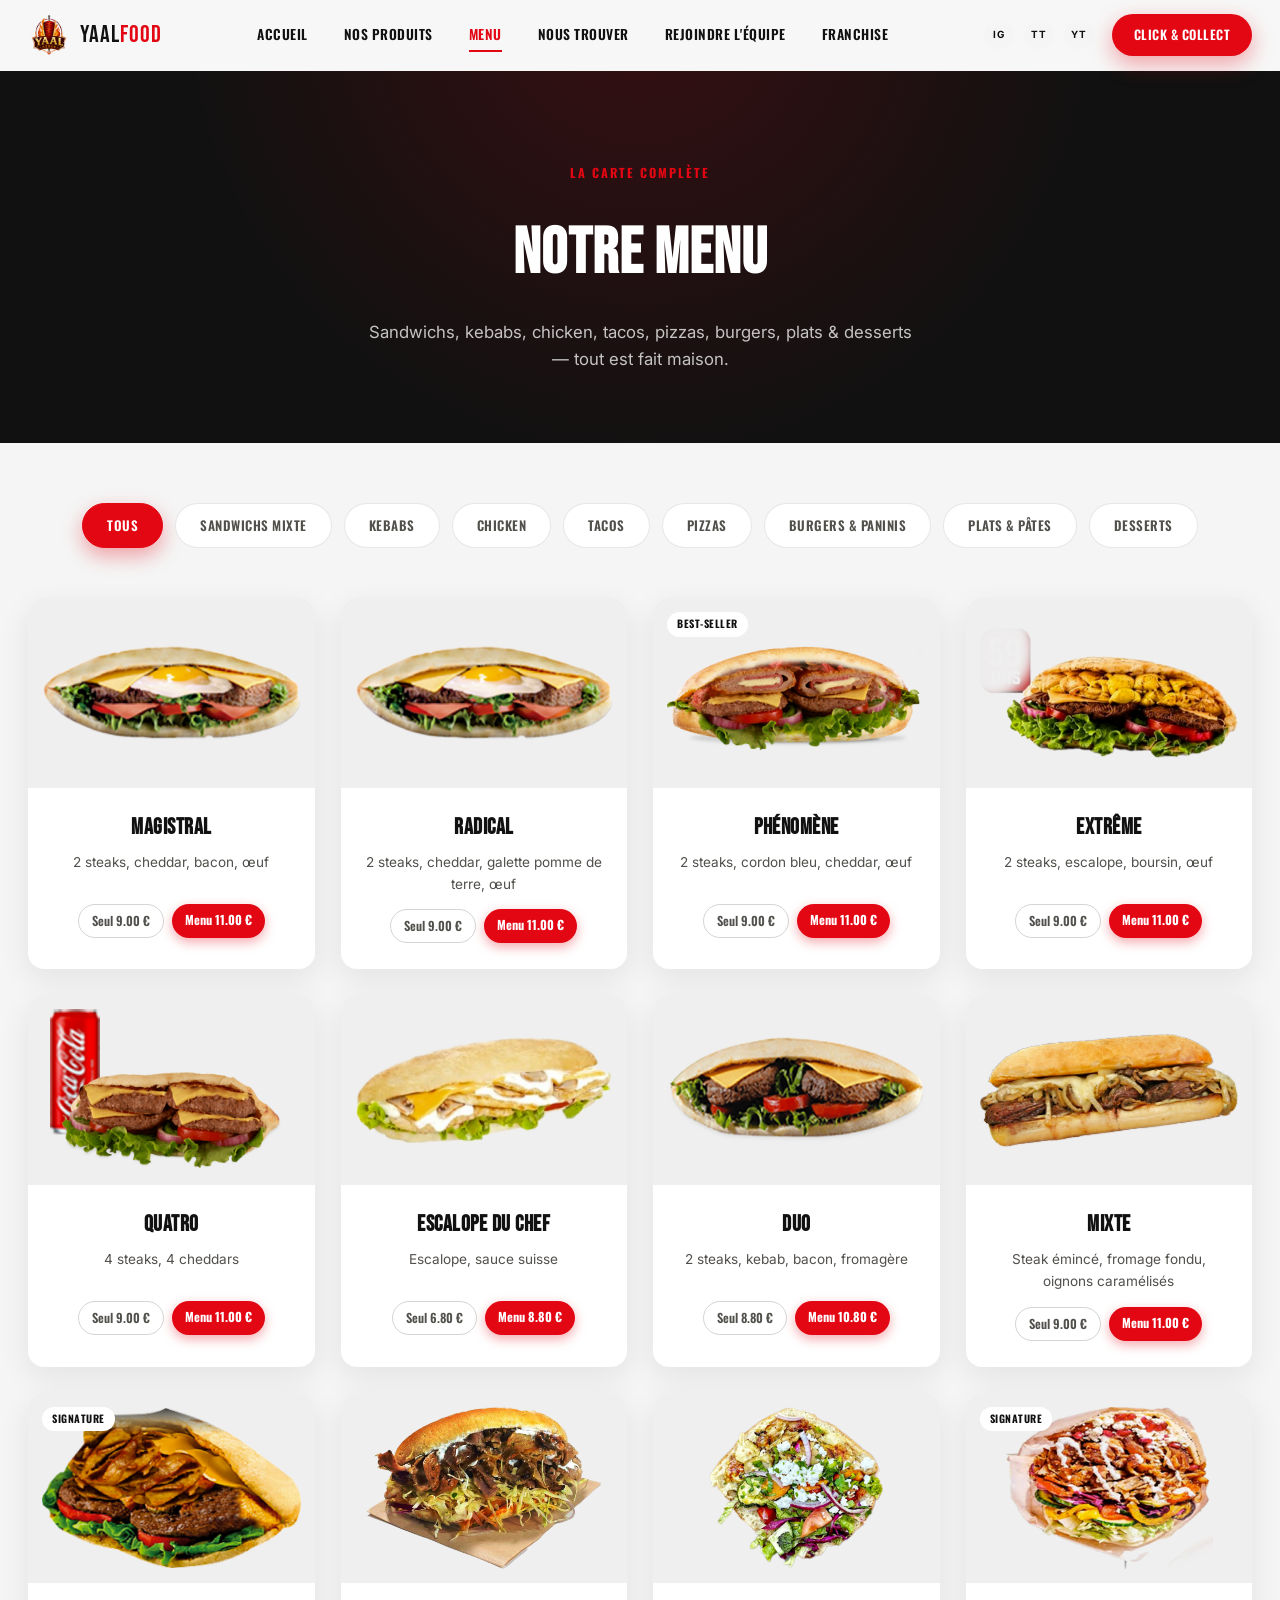
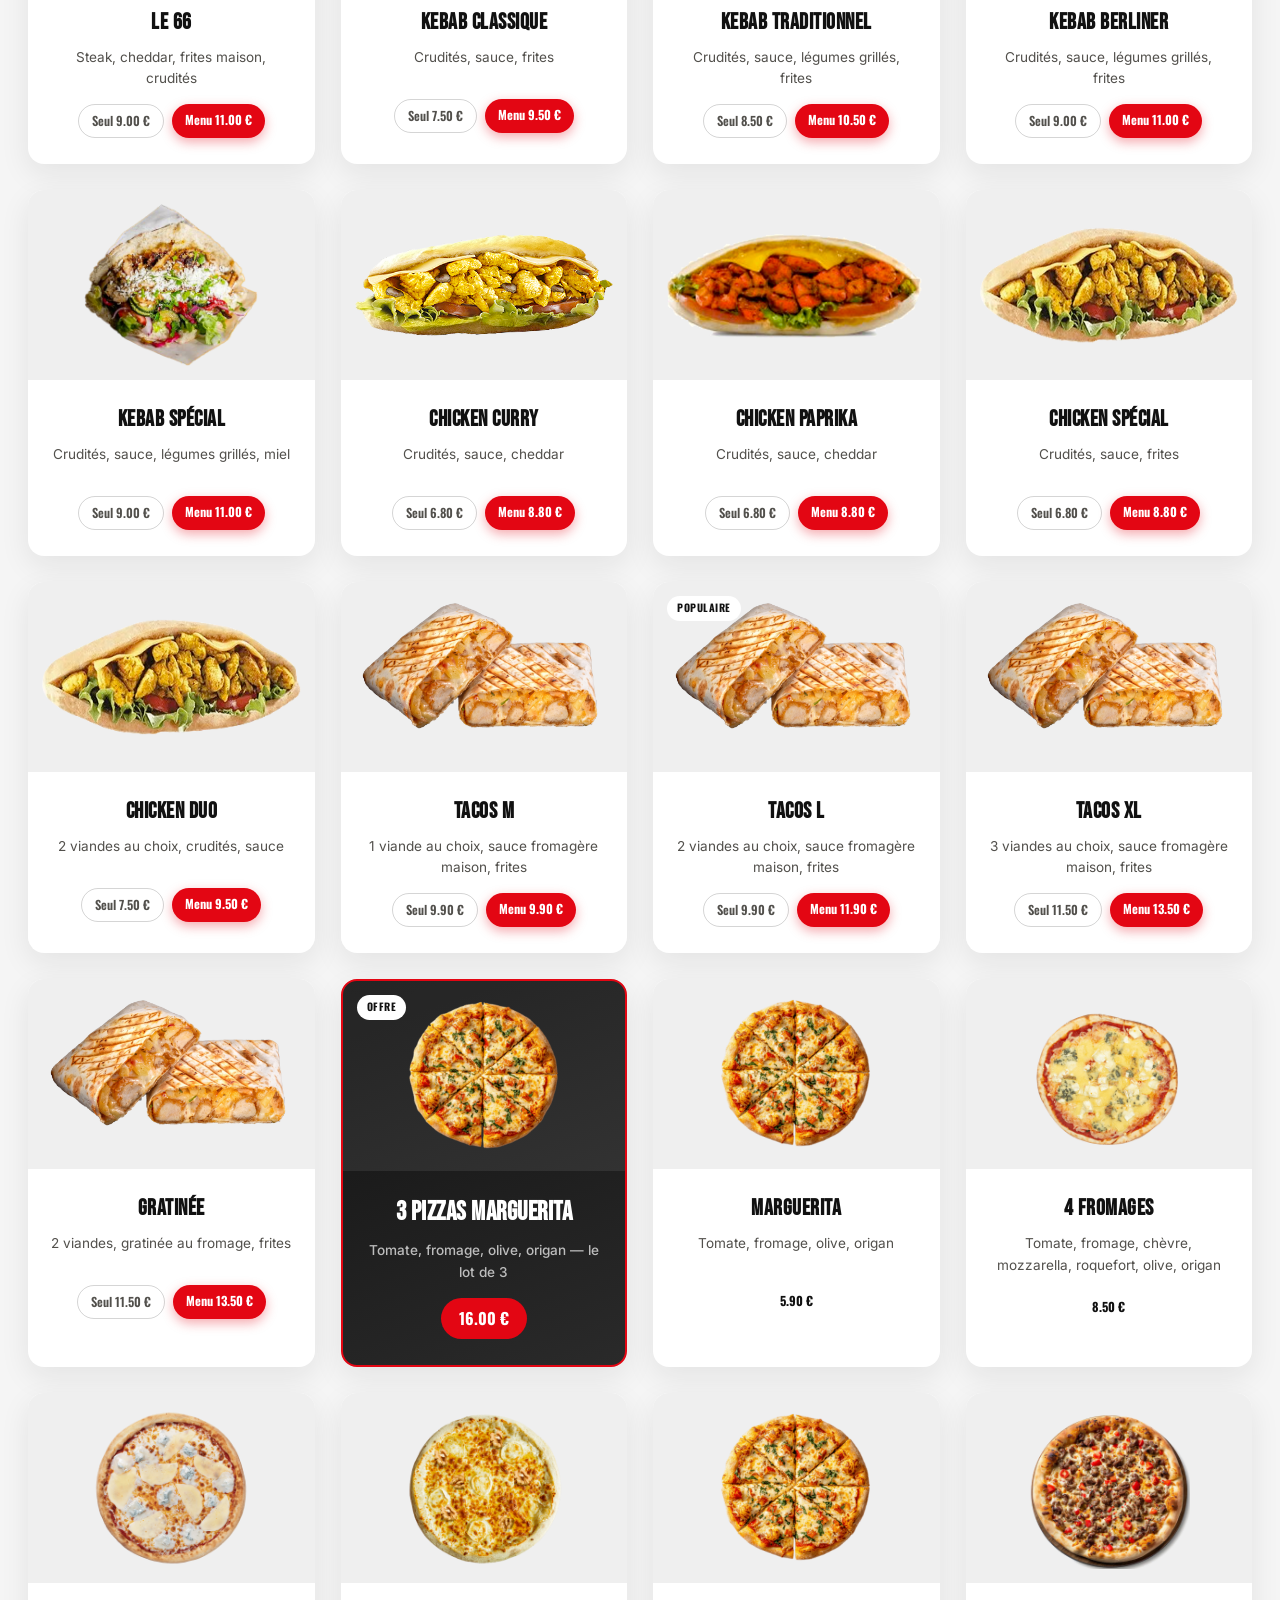
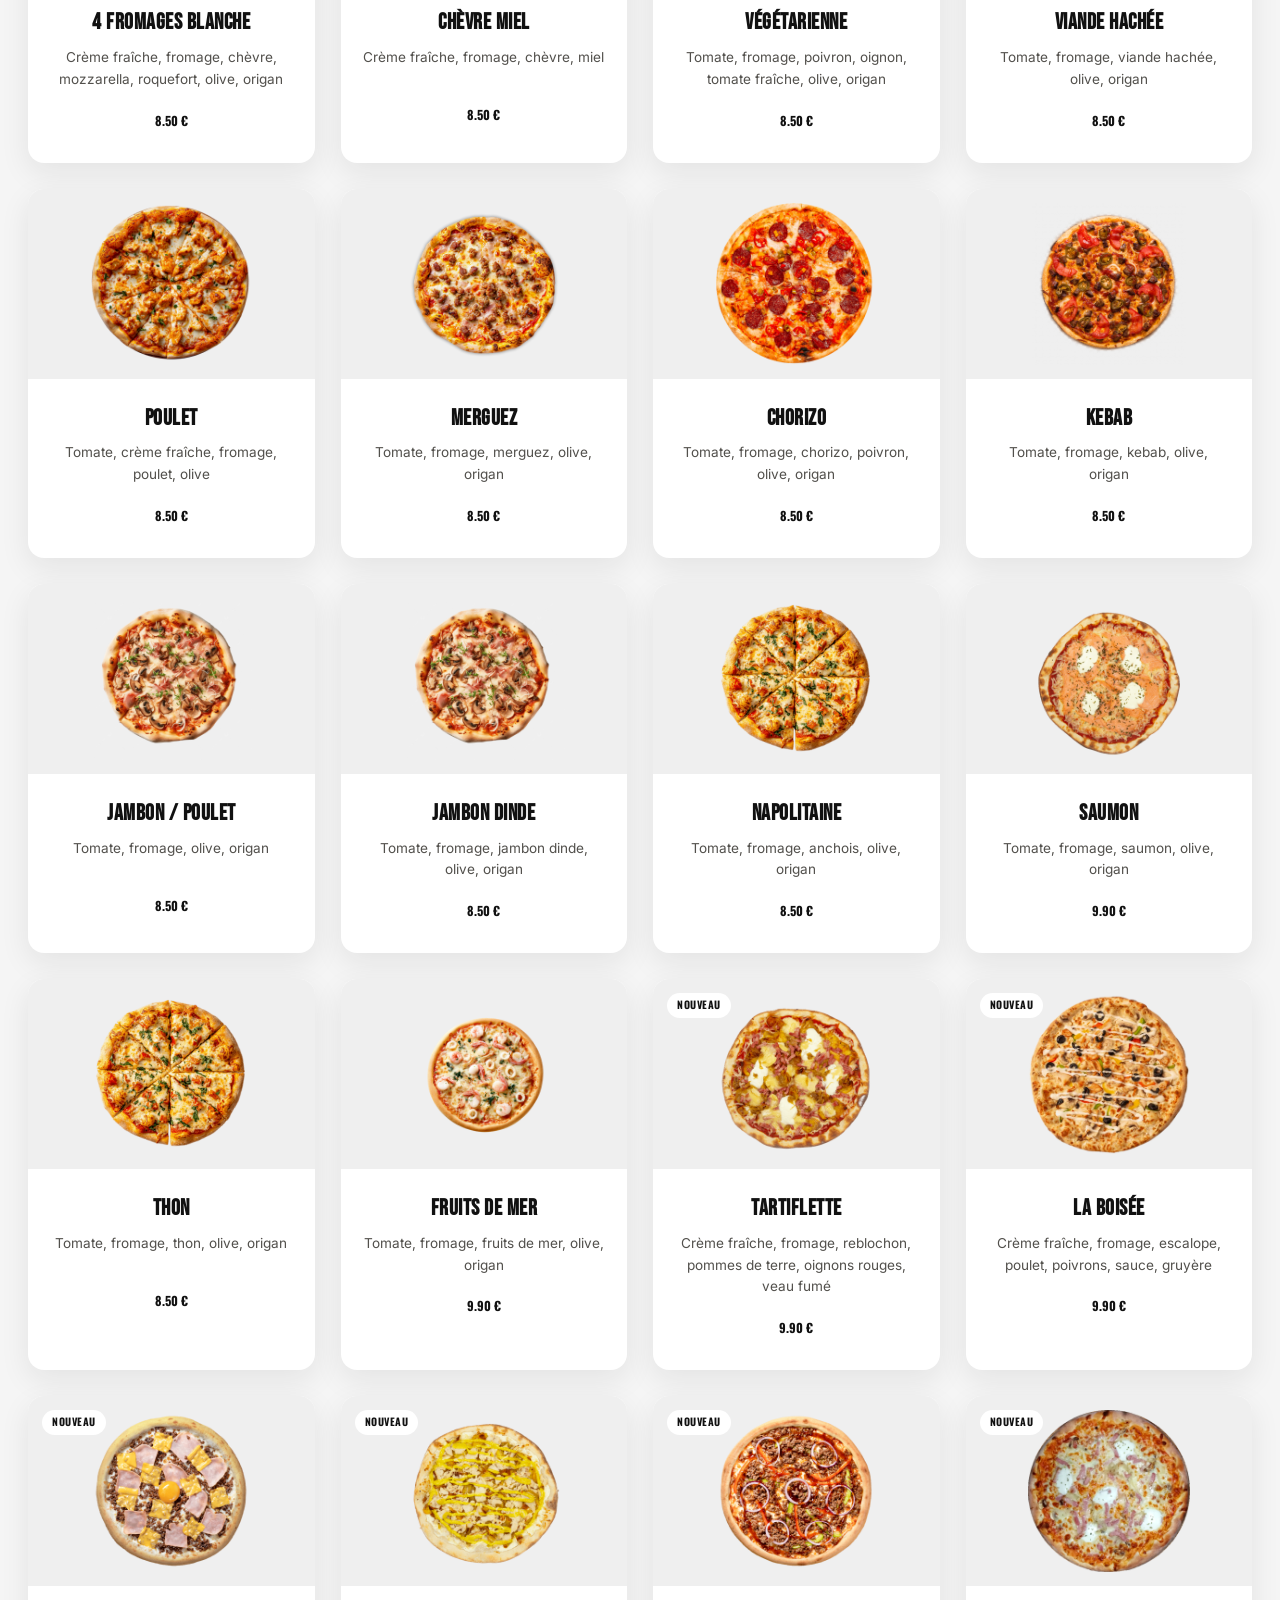
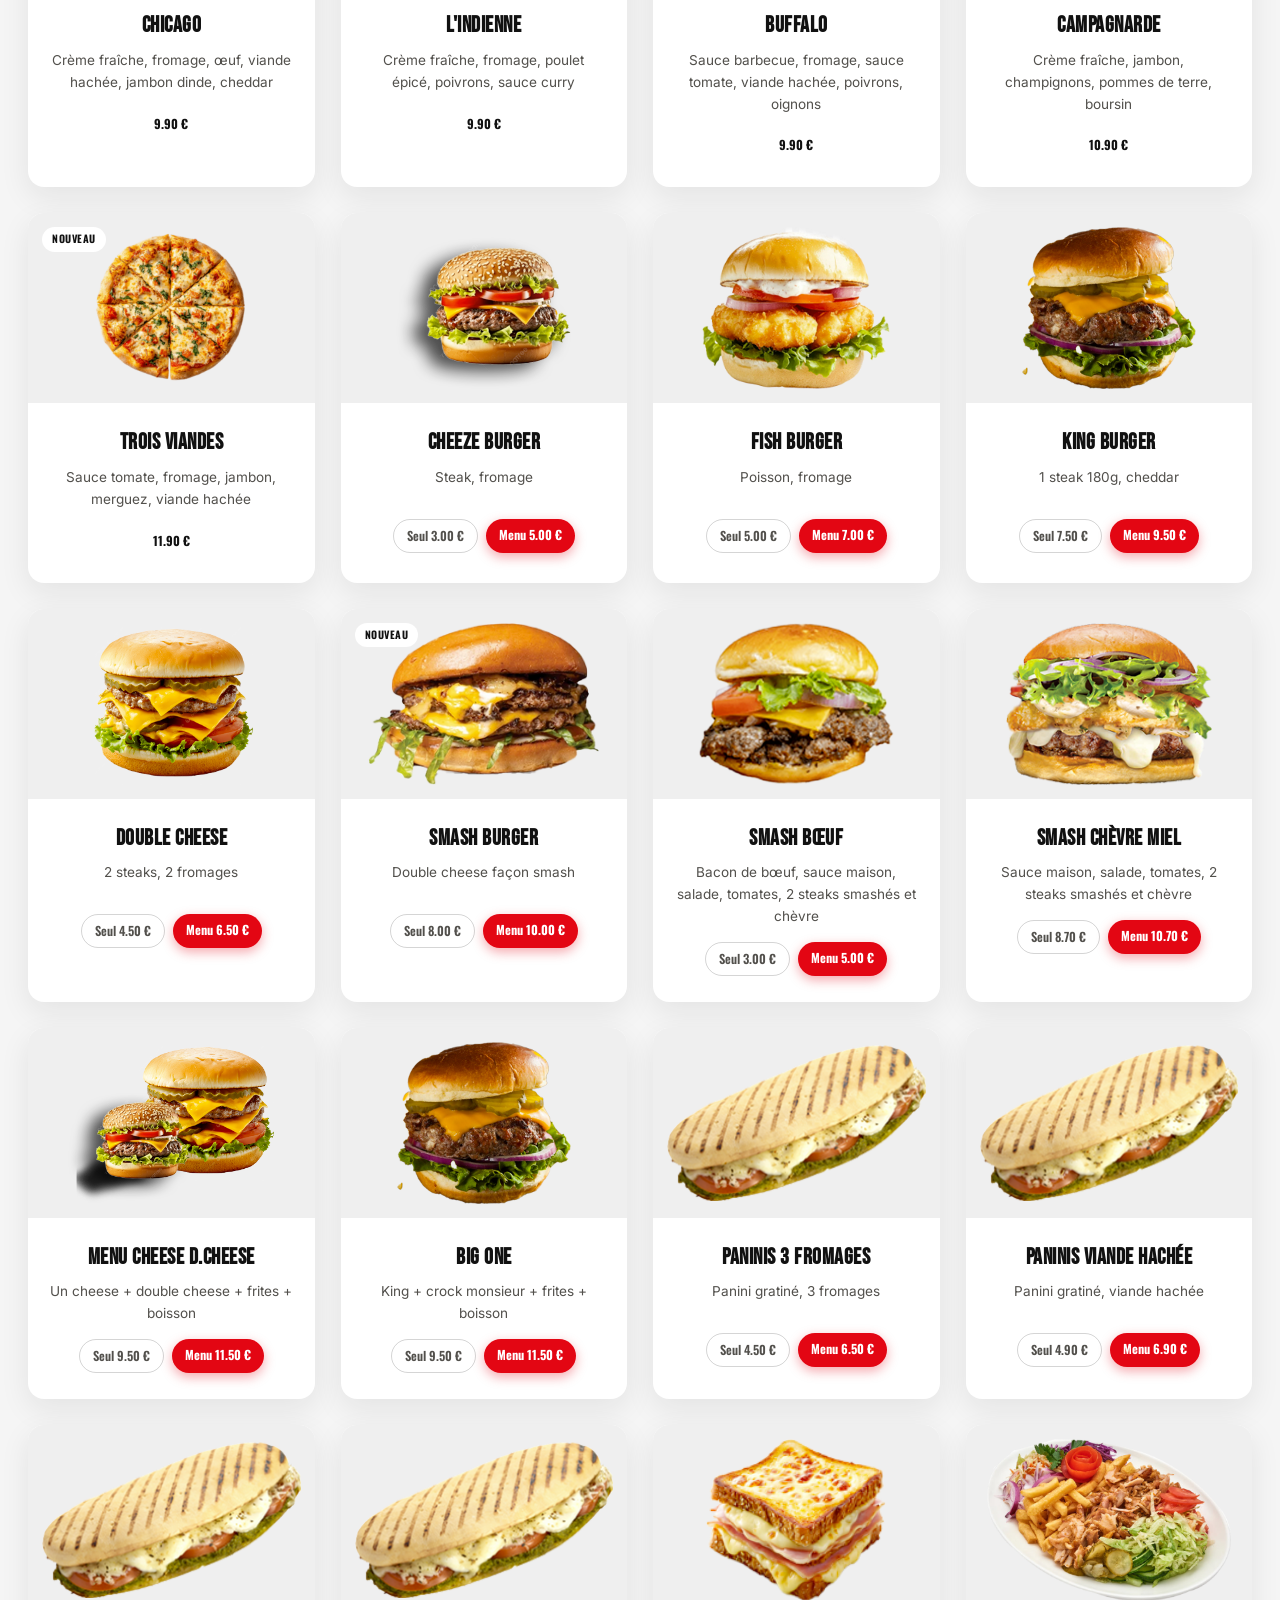
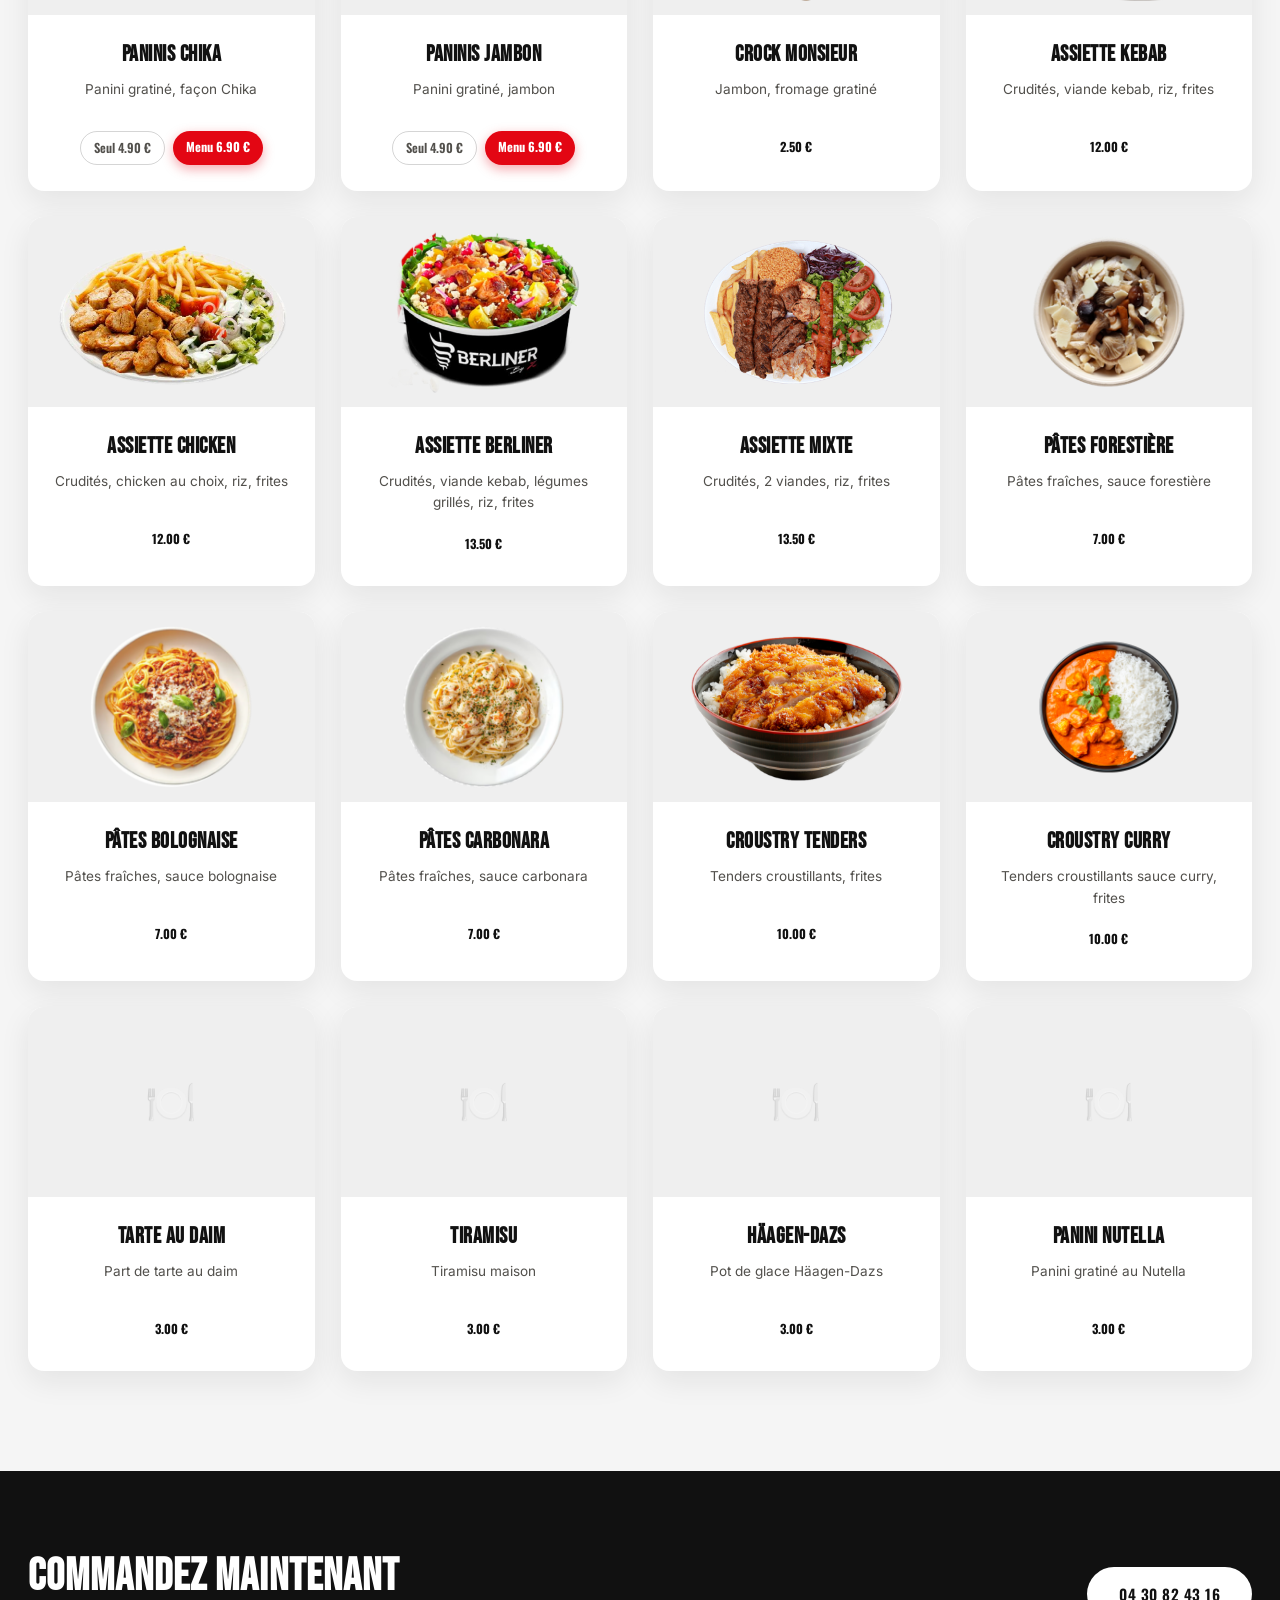
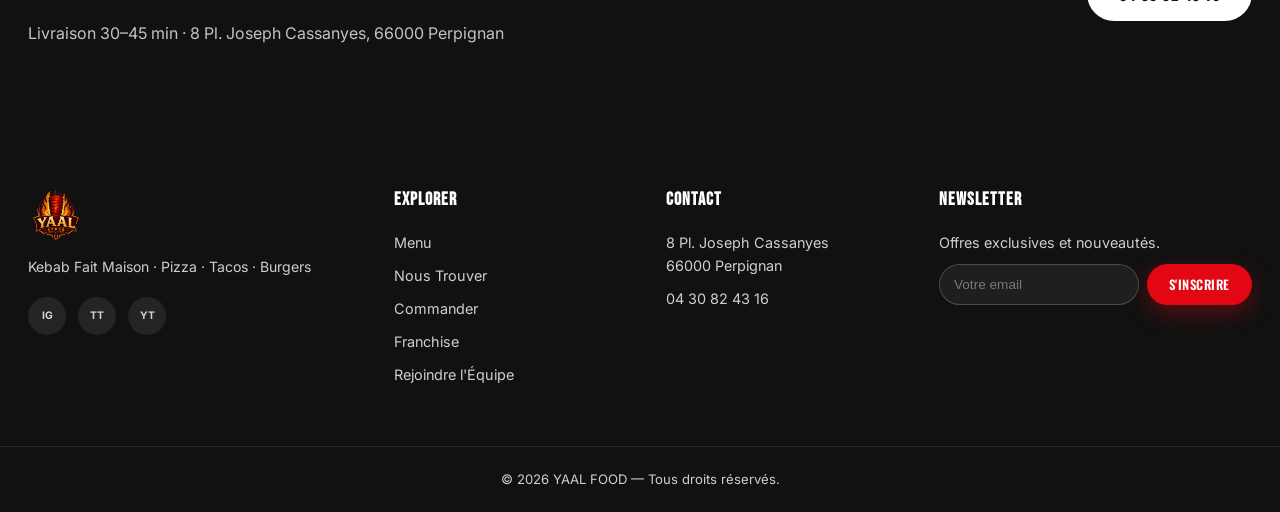
<file: menu.html>
<!DOCTYPE html>
<html lang="fr">
<head>
<meta charset="UTF-8">
<meta name="viewport" content="width=device-width, initial-scale=1.0">
<title>Menu Complet | YAAL FOOD Perpignan - Kebab, Pizza, Burger, Tacos</title>
<meta name="description" content="Découvrez tout le menu YAAL FOOD à Perpignan : sandwichs mixtes, kebabs, chicken, tacos, pizzas, burgers, paninis, plats et desserts. Prix Seul et Menu.">
<meta name="robots" content="index, follow">
<link rel="canonical" href="https://www.yaalfood.fr/menu.html">
<link rel="icon" href="assets/images/logo.png" type="image/png">
<link rel="preconnect" href="https://fonts.googleapis.com">
<link href="https://fonts.googleapis.com/css2?family=Bebas+Neue&family=Oswald:wght@500;600;700&family=Inter:wght@400;500;600;700;800&display=swap" rel="stylesheet">
<link rel="stylesheet" href="styles.css">
</head>
<body>

<!-- ===== HEADER ===== -->
<header class="site-header" id="siteHeader">
  <div class="header-inner">
    <a href="index.html" class="brand">
      <img src="assets/images/logo.png" alt="YAAL FOOD" class="brand-logo">
      <span class="brand-text">YAAL<em>FOOD</em></span>
    </a>

    <nav class="main-nav" id="mainNav">
      <a href="index.html" class="nav-link">Accueil</a>
      <a href="index.html#our-food" class="nav-link">Nos Produits</a>
      <a href="menu.html" class="nav-link active-link">Menu</a>
      <a href="index.html#locate" class="nav-link">Nous Trouver</a>
      <a href="join-the-team.html" class="nav-link">Rejoindre l'Équipe</a>
      <a href="franchise.html" class="nav-link">Franchise</a>
    </nav>

    <div class="header-actions">
      <div class="social-mini">
        <a href="#" aria-label="Instagram">IG</a>
        <a href="#" aria-label="TikTok">TT</a>
        <a href="#" aria-label="YouTube">YT</a>
      </div>
      <a href="tel:0430824316" class="btn btn-primary btn-sm">Click &amp; Collect</a>
      <button class="burger" id="burgerBtn" aria-label="Menu"><span></span><span></span><span></span></button>
    </div>
  </div>
</header>

<!-- ===== PAGE HERO ===== -->
<section class="page-hero">
  <div class="container">
    <span class="section-kicker">La carte complète</span>
    <h1 class="page-hero-title">Notre Menu</h1>
    <p class="page-hero-sub">Sandwichs, kebabs, chicken, tacos, pizzas, burgers, plats &amp; desserts — tout est fait maison.</p>
  </div>
</section>

<!-- ===== MENU ===== -->
<section class="menu-section" style="padding-top:60px;">
  <div class="container">
    <div class="filters reveal" id="filters"></div>
    <div class="product-grid" id="productGrid"></div>
  </div>
</section>

<!-- ===== CTA BANNER ===== -->
<section class="cta-banner" id="locate">
  <div class="container cta-inner">
    <div>
      <h2>COMMANDEZ MAINTENANT</h2>
      <p>Livraison 30–45 min &middot; 8 Pl. Joseph Cassanyes, 66000 Perpignan</p>
    </div>
    <a href="tel:0430824316" class="btn btn-glow">04 30 82 43 16</a>
  </div>
</section>

<!-- ===== FOOTER ===== -->
<footer class="site-footer">
  <div class="container footer-inner">
    <div class="footer-brand">
      <img src="assets/images/logo.png" alt="YAAL FOOD" class="footer-logo">
      <p>Kebab Fait Maison &middot; Pizza &middot; Tacos &middot; Burgers</p>
      <div class="social-row">
        <a href="#" aria-label="Instagram">IG</a>
        <a href="#" aria-label="TikTok">TT</a>
        <a href="#" aria-label="YouTube">YT</a>
      </div>
    </div>

    <div class="footer-col">
      <h4>Explorer</h4>
      <a href="menu.html">Menu</a>
      <a href="index.html#locate">Nous Trouver</a>
      <a href="tel:0430824316">Commander</a>
      <a href="franchise.html">Franchise</a>
      <a href="join-the-team.html">Rejoindre l'Équipe</a>
    </div>

    <div class="footer-col">
      <h4>Contact</h4>
      <p>8 Pl. Joseph Cassanyes<br>66000 Perpignan</p>
      <p><a href="tel:0430824316">04 30 82 43 16</a></p>
    </div>

    <div class="footer-col newsletter">
      <h4>Newsletter</h4>
      <p>Offres exclusives et nouveautés.</p>
      <form class="newsletter-form" onsubmit="return false;">
        <input type="email" placeholder="Votre email" required>
        <button type="submit" class="btn btn-primary btn-sm">S'inscrire</button>
      </form>
    </div>
  </div>
  <div class="footer-bottom">
    <p>&copy; <span id="year"></span> YAAL FOOD — Tous droits réservés.</p>
  </div>
</footer>

<script src="products-data.js"></script>
<script src="menu.js"></script>
</body>
</html>
</file>
<file: styles.css>
/* ==========================================================================
   YAAL FOOD — styles.css (B&S-inspired, light theme, parallax + morph)
   ========================================================================== */

:root {
  --orange: #E30613;
  --orange-dark: #B30510;
  --gold: #FFFFFF;
  --white: #FFFFFF;
  --black: #111111;

  --cream: #F5F5F5;
  --cream-2: #EFEFEF;
  --ink: #111111;
  --ink-soft: #52504c;

  --font-title: 'Bebas Neue', 'Oswald', sans-serif;
  --font-heading: 'Oswald', sans-serif;
  --font-body: 'Inter', 'Segoe UI', sans-serif;

  --radius: 16px;
  --shadow-soft: 0 10px 30px rgba(26,26,26,0.08);
  --shadow-strong: 0 25px 55px rgba(26,26,26,0.18);
  --ease: cubic-bezier(.25,.8,.25,1);
}

* { margin: 0; padding: 0; box-sizing: border-box; }
html { scroll-behavior: smooth; }
body {
  font-family: var(--font-body);
  background: var(--white);
  color: var(--ink);
  overflow-x: hidden;
  line-height: 1.6;
}
img { max-width: 100%; display: block; }
a { color: inherit; text-decoration: none; }
button { font-family: inherit; cursor: pointer; border: none; background: none; }
::selection { background: var(--orange); color: var(--white); }

.container { width: 100%; max-width: 1280px; margin: 0 auto; padding: 0 28px; }

/* ==========================================================================
   Buttons
   ========================================================================== */
.btn {
  display: inline-flex; align-items: center; justify-content: center; gap: 8px;
  padding: 15px 32px; border-radius: 50px;
  font-family: var(--font-heading); font-weight: 600; font-size: 0.95rem;
  letter-spacing: 0.5px; text-transform: uppercase;
  transition: transform 0.3s var(--ease), box-shadow 0.3s var(--ease), background 0.3s var(--ease);
}
.btn-primary { background: var(--orange); color: var(--white); box-shadow: 0 8px 22px rgba(227,6,19,0.35); }
.btn-primary:hover { background: var(--orange-dark); transform: translateY(-3px); box-shadow: 0 14px 30px rgba(227,6,19,0.45); }
.btn-sm { padding: 11px 22px; font-size: 0.8rem; }
.btn-lg { padding: 18px 40px; font-size: 1.05rem; }
.btn-outline-dark {
  border: 2px solid var(--ink); color: var(--ink); background: transparent;
}
.btn-outline-dark:hover { background: var(--ink); color: var(--white); transform: translateY(-2px); }
.btn-glow {
  background: var(--gold); color: var(--black);
  box-shadow: 0 0 0 rgba(227,6,19,0.6);
  animation: glowPulse 2.4s ease-in-out infinite;
}
.btn-glow:hover { transform: translateY(-3px) scale(1.03); }
@keyframes glowPulse {
  0%,100% { box-shadow: 0 0 18px rgba(227,6,19,0.5); }
  50% { box-shadow: 0 0 36px rgba(227,6,19,0.85); }
}
.btn-glow-orange {
  background: var(--orange); color: var(--white);
  animation: glowPulseOrange 2.4s ease-in-out infinite;
}
.btn-glow-orange:hover { transform: translateY(-3px) scale(1.03); background: var(--orange-dark); }
@keyframes glowPulseOrange {
  0%,100% { box-shadow: 0 0 16px rgba(227,6,19,0.45); }
  50% { box-shadow: 0 0 32px rgba(227,6,19,0.8); }
}

/* ==========================================================================
   Header
   ========================================================================== */
.site-header {
  position: fixed; top: 0; left: 0; width: 100%; z-index: 900;
  background: rgba(255,255,255,0.97);
  border-bottom: 1px solid transparent;
  transition: box-shadow 0.3s var(--ease), border-color 0.3s var(--ease);
}
.site-header.scrolled { box-shadow: 0 4px 20px rgba(26,26,26,0.08); border-color: rgba(26,26,26,0.06); }
.header-inner {
  max-width: 1280px; margin: 0 auto; padding: 14px 28px;
  display: flex; align-items: center; justify-content: space-between; gap: 24px;
}
.brand { display: flex; align-items: center; gap: 10px; }
.brand-logo { width: 42px; height: 42px; object-fit: contain; }
.brand-text { font-family: var(--font-title); font-size: 1.5rem; letter-spacing: 1px; color: var(--ink); }
.brand-text em { color: var(--orange); font-style: normal; }

.main-nav { display: flex; gap: 4px; }
.nav-link {
  position: relative; padding: 10px 16px;
  font-family: var(--font-heading); font-weight: 600; font-size: 0.85rem;
  letter-spacing: 0.5px; text-transform: uppercase; color: var(--ink);
  transition: color 0.3s var(--ease);
}
.nav-link::after {
  content: ''; position: absolute; left: 16px; right: 16px; bottom: 4px; height: 2px;
  background: var(--orange); transform: scaleX(0); transform-origin: left;
  transition: transform 0.3s var(--ease);
}
.nav-link:hover { color: var(--orange); }
.nav-link:hover::after { transform: scaleX(1); }

.header-actions { display: flex; align-items: center; gap: 18px; }
.social-mini { display: flex; gap: 10px; }
.social-mini a {
  width: 30px; height: 30px; border-radius: 50%; background: var(--cream);
  display: flex; align-items: center; justify-content: center;
  font-size: 0.62rem; font-weight: 700; letter-spacing: 0.5px; color: var(--ink);
  transition: background 0.3s var(--ease), color 0.3s var(--ease);
}
.social-mini a:hover { background: var(--orange); color: var(--white); }

.burger { display: none; flex-direction: column; gap: 5px; width: 28px; z-index: 950; }
.burger span { display: block; height: 2.5px; width: 100%; background: var(--ink); border-radius: 2px; transition: transform 0.3s var(--ease), opacity 0.3s var(--ease); }
.burger.open span:nth-child(1) { transform: translateY(7.5px) rotate(45deg); }
.burger.open span:nth-child(2) { opacity: 0; }
.burger.open span:nth-child(3) { transform: translateY(-7.5px) rotate(-45deg); }

/* ==========================================================================
   Hero
   ========================================================================== */
/* ==========================================================================
   Hero — product carousel (kebab / pizza / burger / tacos)
   ========================================================================== */
.hero {
  position: relative;
  margin-top: 72px;
  height: calc(100vh - 72px); height: calc(100svh - 72px);
}

.carousel-track {
  display: flex; height: 100%;
  overflow-x: auto; scroll-snap-type: x mandatory;
  scroll-behavior: smooth;
  scrollbar-width: none;
}
.carousel-track::-webkit-scrollbar { display: none; }

.product-slide {
  flex: 0 0 33.3334%;
  scroll-snap-align: start;
  height: 100%;
  display: flex; flex-direction: column; align-items: center; justify-content: center;
  gap: 5%;
  padding: 40px 30px;
  background: var(--white);
  transition: background 0.5s var(--ease);
}
.product-slide.is-center { background: #F7C7C9; }

.product-slide img {
  width: 100%; max-width: 560px; object-fit: contain;
  flex: 1 1 auto; min-height: 0;
  filter: drop-shadow(0 20px 30px rgba(0,0,0,0.15));
  opacity: 1; transform: scale(0.86);
  transition: transform 0.5s var(--ease);
}
.product-slide:hover img { transform: scale(0.9) translateY(-8px); }
.product-slide.is-center img { transform: scale(1); }
.product-slide.is-center:hover img { transform: scale(1.03) translateY(-8px); }

.product-slide img.pulse { animation: heroSlidePopIn 0.7s cubic-bezier(.22,1.4,.36,1); }
@keyframes heroSlidePopIn {
  0% { transform: scale(0.8) rotate(-4deg); }
  55% { transform: scale(1.07) rotate(2deg); }
  100% { transform: scale(1) rotate(0deg); }
}

.slide-title {
  font-family: 'Anton', sans-serif; font-weight: 400;
  font-size: clamp(1.7rem, 2.6vw, 2.3rem);
  letter-spacing: 1px; line-height: 1.15;
  text-align: center; position: relative; padding-bottom: 18px;
  color: #b7b4ae;
  transition: color 0.5s var(--ease);
}
.product-slide.is-center .slide-title { color: #e8737a; }
.slide-title::after, .slide-title::before {
  content: ''; position: absolute; left: 50%; transform: translateX(-50%);
  width: 64%; height: 3px; background: currentColor; border-radius: 2px;
}
.slide-title::after { bottom: 0; }
.slide-title::before { bottom: 7px; opacity: 0.6; }

.variant-row { display: flex; flex-wrap: wrap; justify-content: center; gap: 10px; max-width: 340px; }
.variant-thumb {
  width: 46px; height: 46px; border-radius: 50%; overflow: hidden;
  border: 2.5px solid transparent; padding: 0;
  opacity: 0.6; transition: opacity 0.3s var(--ease), border-color 0.3s var(--ease), transform 0.3s var(--ease);
}
.variant-thumb img { width: 100%; height: 100%; object-fit: cover; }
.variant-thumb:hover { opacity: 1; transform: translateY(-3px); }
.variant-thumb.active { opacity: 1; border-color: #e8737a; }

.carousel-arrow {
  position: absolute; top: 50%; transform: translateY(-50%); z-index: 2;
  width: 48px; height: 48px; border-radius: 50%;
  border: none; background: rgba(255,255,255,0.85); color: var(--ink);
  box-shadow: 0 8px 22px rgba(0,0,0,0.12);
  display: flex; align-items: center; justify-content: center;
  opacity: 0; transition: opacity 0.3s var(--ease), background 0.25s var(--ease), color 0.25s var(--ease), transform 0.25s var(--ease);
}
.hero:hover .carousel-arrow { opacity: 1; }
.carousel-arrow:hover { background: var(--orange); color: var(--white); transform: translateY(-50%) scale(1.08); }
.carousel-arrow.prev { left: 18px; }
.carousel-arrow.next { right: 18px; }

.slide-cta {
  display: inline-flex; align-items: center; justify-content: center; gap: 8px;
  width: 52px; height: 52px; border-radius: 50%;
  background: var(--orange); color: var(--white);
  box-shadow: 0 10px 24px rgba(255,107,53,0.4);
  transition: transform 0.3s var(--ease), box-shadow 0.3s var(--ease), background 0.3s var(--ease);
}
.slide-cta:hover { background: var(--orange-dark); transform: scale(1.08); box-shadow: 0 14px 30px rgba(255,107,53,0.5); }
.slide-cta svg { transition: transform 0.3s var(--ease); }
.slide-cta:hover svg { transform: translateX(3px); }

.hero-dots {
  position: absolute; bottom: 18px; left: 50%; transform: translateX(-50%); z-index: 2;
  display: none; gap: 8px;
}
.hero-dots .zz-hero-dot {
  width: 8px; height: 8px; border-radius: 50%; background: rgba(17,17,17,0.2);
  transition: background 0.3s var(--ease), transform 0.3s var(--ease);
}
.hero-dots .zz-hero-dot.active { background: var(--orange); transform: scale(1.3); }

@media (max-width: 860px) {
  .product-slide { flex-basis: 50%; }
}
@media (max-width: 560px) {
  .hero { height: 100vh; height: 100svh; }
  .product-slide { flex-basis: 100%; height: 100%; padding: 30px 24px; }
  .carousel-arrow { width: 38px; height: 38px; opacity: 1; }
  .slide-cta { width: 46px; height: 46px; }
  .hero-dots { display: flex; }
  .variant-row { max-width: 280px; }
}

.nav-link.active-link { color: var(--orange); }
.nav-link.active-link::after { transform: scaleX(1); }

/* ==========================================================================
   Page Hero (secondary pages)
   ========================================================================== */
.page-hero {
  padding: 160px 24px 70px; text-align: center; background: var(--black);
  background-image: radial-gradient(circle at 50% 0%, rgba(227,6,19,0.18), transparent 60%);
}
.page-hero-title { font-family: var(--font-title); font-size: clamp(2.6rem, 5vw, 4.2rem); letter-spacing: 1px; color: var(--white); margin: 10px 0 14px; }
.page-hero-sub { color: rgba(255,255,255,0.75); font-size: 1.05rem; max-width: 560px; margin: 0 auto; }

/* ==========================================================================
   Reveal on scroll
   ========================================================================== */
.reveal { opacity: 0; transform: translateY(46px); transition: opacity 0.8s var(--ease), transform 0.8s var(--ease); }
.reveal.in-view { opacity: 1; transform: translateY(0); }
.reveal.zoom { transform: scale(0.82); }
.reveal.zoom.in-view { transform: scale(1); }

/* ==========================================================================
   Section heads
   ========================================================================== */
.section-head { text-align: center; max-width: 640px; margin: 0 auto 50px; }
.section-kicker {
  display: inline-block; color: var(--orange); font-family: var(--font-heading);
  font-weight: 700; letter-spacing: 2px; text-transform: uppercase; font-size: 0.78rem; margin-bottom: 10px;
}
.section-title { font-family: var(--font-title); font-size: clamp(2.1rem, 4vw, 3rem); letter-spacing: 1px; color: var(--ink); margin-bottom: 14px; }
.section-desc { color: var(--ink-soft); font-size: 1rem; }

/* ==========================================================================
   Morph / Transformation Section
   ========================================================================== */
.morph-section { height: 280vh; position: relative; }
.morph-sticky {
  position: sticky; top: 0; height: 100vh; overflow: hidden;
  display: flex; align-items: center; justify-content: center;
  background: var(--orange);
  transition: background 0.4s linear;
}
.morph-bg {
  position: absolute; inset: 0; z-index: 0; opacity: 0.9;
  transition: background 0.5s ease;
}

.morph-stage-wrap {
  position: relative; z-index: 1;
  display: flex; flex-direction: row; align-items: center; justify-content: center; gap: 80px;
  width: 100%; max-width: 1180px; padding: 0 40px;
}
.morph-image-wrap {
  position: relative; width: min(42vw, 440px); height: min(42vw, 440px); flex-shrink: 0;
}
.morph-img {
  position: absolute; inset: 0; width: 100%; height: 100%;
  object-fit: contain; opacity: 0; transform: scale(0.75) translateX(50px) rotate(-6deg);
  filter: drop-shadow(0 30px 55px rgba(0,0,0,0.55));
  transition: opacity 0.7s cubic-bezier(.34,1.2,.4,1), transform 0.7s cubic-bezier(.34,1.2,.4,1);
  will-change: opacity, transform;
}
.morph-img.active { opacity: 1; transform: scale(1) translateX(0) rotate(0deg); transition-duration: 0.8s; }
.morph-img:not(.active) { transform: scale(0.75) translateX(-50px) rotate(6deg); }

.morph-text-wrap {
  text-align: left; max-width: 440px;
  opacity: 1; transform: translateY(0) translateX(0);
  transition: opacity 0.35s ease, transform 0.35s ease;
}
.morph-text-wrap.switching { opacity: 0; transform: translateY(14px); }
.morph-kicker {
  display: inline-block; color: var(--gold); font-family: var(--font-heading);
  font-weight: 700; letter-spacing: 3px; font-size: 0.85rem; margin-bottom: 12px;
}
.morph-title {
  font-family: var(--font-title); font-size: clamp(2.4rem, 5vw, 4.2rem);
  letter-spacing: 1px; color: var(--white); margin-bottom: 14px; line-height: 1.05;
}
.morph-desc { color: rgba(255,255,255,0.8); font-size: 1.05rem; max-width: 420px; }

.morph-progress {
  position: absolute; bottom: 44px; left: 50%; transform: translateX(-50%); z-index: 2;
  display: flex; gap: 10px;
}
.morph-dot { width: 34px; height: 4px; border-radius: 4px; background: rgba(255,255,255,0.3); transition: background 0.3s var(--ease); }
.morph-dot.active { background: var(--white); }

/* ==========================================================================
   Menu Section
   ========================================================================== */
.menu-section { padding: 120px 0 100px; background: var(--cream); }

.filters { display: flex; flex-wrap: wrap; justify-content: center; gap: 12px; margin-bottom: 50px; }
.filter-pill {
  padding: 11px 24px; border-radius: 50px; background: var(--white);
  border: 1.5px solid rgba(26,26,26,0.1);
  font-family: var(--font-heading); font-weight: 600; font-size: 0.82rem; letter-spacing: 0.5px; text-transform: uppercase;
  color: var(--ink-soft); transition: all 0.3s var(--ease);
}
.filter-pill:hover { border-color: var(--orange); color: var(--orange); }
.filter-pill.active { background: var(--orange); border-color: var(--orange); color: var(--white); box-shadow: 0 8px 20px rgba(227,6,19,0.35); }

.product-grid { display: grid; grid-template-columns: repeat(auto-fill, minmax(270px, 1fr)); gap: 26px; }
.product-grid + .subsection-title { margin-top: 60px; }

.subsection-title {
  font-family: var(--font-title); font-size: clamp(1.6rem, 3vw, 2.2rem);
  letter-spacing: 1px; color: var(--ink); margin: 0 0 26px;
  padding-bottom: 14px; border-bottom: 2px solid rgba(227,6,19,0.25);
}

.product-card.promo {
  background: linear-gradient(160deg, var(--black), #2a2a2a);
  border: 2px solid var(--orange);
}
.product-card.promo .card-image { background: rgba(255,255,255,0.08); }
.product-card.promo .card-name { color: var(--white); font-size: 1.6rem; }
.product-card.promo .card-desc { color: rgba(255,255,255,0.7); font-weight: 500; }
.product-card.promo .price-pill.single { background: var(--orange); color: var(--white); font-size: 1rem; padding: 8px 18px; }
.product-card.promo .card-tag { background: var(--white); color: var(--black); }

.product-card {
  position: relative;
  background: var(--white); border-radius: var(--radius); overflow: hidden;
  box-shadow: var(--shadow-soft);
  cursor: pointer; text-align: center;
  transition: transform 0.4s var(--ease), box-shadow 0.4s var(--ease);
  opacity: 0; transform: translateY(40px);
}
.product-card.in-view { opacity: 1; transform: translateY(0); }
.product-card:hover { transform: translateY(-10px); box-shadow: var(--shadow-strong); }

.card-tag {
  position: absolute; top: 14px; left: 14px; z-index: 2;
  background: var(--gold); color: var(--black);
  font-family: var(--font-heading); font-weight: 700; font-size: 0.65rem; letter-spacing: 0.5px;
  padding: 4px 10px; border-radius: 50px; text-transform: uppercase;
}
.card-image { width: 100%; height: 190px; overflow: hidden; background: var(--cream-2); padding: 14px; }
.card-image img { width: 100%; height: 100%; object-fit: contain; transition: transform 0.6s var(--ease); }
.product-card:hover .card-image img { transform: scale(1.08); }
.card-image-placeholder {
  width: 100%; height: 100%; display: flex; align-items: center; justify-content: center;
  font-size: 2.6rem; opacity: 0.35;
}

.card-body { padding: 22px 22px 26px; }
.card-name { font-family: var(--font-title); font-size: 1.4rem; letter-spacing: 0.5px; color: var(--ink); margin-bottom: 6px; }
.card-desc { font-size: 0.85rem; color: var(--ink-soft); margin-bottom: 14px; min-height: 38px; }
.card-prices { display: flex; justify-content: center; gap: 8px; flex-wrap: wrap; }
.price-pill { padding: 6px 13px; border-radius: 50px; font-size: 0.78rem; font-weight: 700; font-family: var(--font-heading); }
.price-pill.seul { background: transparent; border: 1.5px solid rgba(26,26,26,0.18); color: var(--ink-soft); font-weight: 600; }
.price-pill.menu { background: var(--orange); color: var(--white); box-shadow: 0 4px 12px rgba(227,6,19,0.35); }
.price-pill.single { background: var(--gold); color: var(--black); }

.menu-cta { text-align: center; margin-top: 50px; }

/* ==========================================================================
   Why Us
   ========================================================================== */
.why-section { padding: 100px 0; background: var(--cream-2); }
.why-grid { display: grid; grid-template-columns: repeat(auto-fit, minmax(230px, 1fr)); gap: 28px; }
.why-card {
  text-align: center; padding: 42px 26px; background: var(--white); border-radius: var(--radius);
  box-shadow: var(--shadow-soft); transition: transform 0.4s var(--ease), box-shadow 0.4s var(--ease);
}
.why-card:hover { transform: translateY(-8px); box-shadow: var(--shadow-strong); }
.why-icon { font-size: 2.8rem; margin-bottom: 16px; }
.why-card h3 { font-family: var(--font-title); font-size: 1.3rem; letter-spacing: 0.5px; margin-bottom: 8px; color: var(--ink); }
.why-card p { color: var(--ink-soft); font-size: 0.88rem; }

/* ==========================================================================
   Testimonials
   ========================================================================== */
.testimonials-section { padding: 100px 0; background: var(--white); }
.testimonial-carousel { position: relative; max-width: 720px; margin: 0 auto; overflow: hidden; }
.testimonial-track { display: flex; transition: transform 0.6s var(--ease); }
.testimonial-card {
  flex: 0 0 100%; text-align: center; padding: 20px 60px;
}
.stars { color: var(--orange); font-size: 1.3rem; letter-spacing: 4px; margin-bottom: 18px; }
.testimonial-card p { font-size: 1.2rem; font-weight: 500; color: var(--ink); margin-bottom: 18px; line-height: 1.5; }
.testimonial-author { color: var(--ink-soft); font-family: var(--font-heading); font-weight: 600; letter-spacing: 0.5px; }
.testimonial-arrow {
  position: absolute; top: 50%; transform: translateY(-50%);
  width: 44px; height: 44px; border-radius: 50%; background: var(--cream);
  display: flex; align-items: center; justify-content: center; font-size: 1.1rem;
  transition: background 0.3s var(--ease), color 0.3s var(--ease);
}
.testimonial-arrow:hover { background: var(--orange); color: var(--white); }
.testimonial-arrow.prev { left: -4px; }
.testimonial-arrow.next { right: -4px; }

.testimonial-dots { display: flex; justify-content: center; gap: 9px; margin-top: 24px; }
.testimonial-dot {
  width: 9px; height: 9px; border-radius: 50%; background: rgba(26,26,26,0.15);
  transition: background 0.3s var(--ease), transform 0.3s var(--ease);
}
.testimonial-dot.active { background: var(--orange); transform: scale(1.2); }

/* ==========================================================================
   CTA Banner
   ========================================================================== */
.cta-banner { background: var(--black); padding: 70px 0; }
.cta-inner { display: flex; align-items: center; justify-content: space-between; gap: 30px; flex-wrap: wrap; }
.cta-inner h2 { font-family: var(--font-title); font-size: clamp(1.8rem, 3.6vw, 2.8rem); color: var(--white); letter-spacing: 1px; margin-bottom: 8px; }
.cta-inner p { color: rgba(255,255,255,0.75); }

/* ==========================================================================
   Footer
   ========================================================================== */
.site-footer { background: var(--black); padding: 70px 0 0; color: rgba(255,255,255,0.8); }
.footer-inner { display: grid; grid-template-columns: 1.4fr repeat(3, 1fr); gap: 40px; padding-bottom: 50px; }
.footer-logo { width: 56px; margin-bottom: 14px; }
.footer-brand p { font-size: 0.88rem; margin-bottom: 18px; }
.footer-col h4 { font-family: var(--font-title); letter-spacing: 1px; color: var(--gold); margin-bottom: 16px; font-size: 1.1rem; }
.footer-col a, .footer-col p { display: block; margin-bottom: 10px; font-size: 0.9rem; transition: color 0.3s var(--ease); }
.footer-col a:hover { color: var(--orange); }
.social-row { display: flex; gap: 12px; }
.social-row a {
  width: 38px; height: 38px; border-radius: 50%; background: rgba(255,255,255,0.08);
  display: flex; align-items: center; justify-content: center; font-size: 0.65rem; font-weight: 700;
  transition: background 0.3s var(--ease);
}
.social-row a:hover { background: var(--orange); }
.newsletter-form { display: flex; gap: 8px; margin-top: 6px; }
.newsletter-form input {
  flex: 1; padding: 11px 14px; border-radius: 50px; border: 1px solid rgba(255,255,255,0.2);
  background: rgba(255,255,255,0.06); color: var(--white); font-size: 0.85rem;
}
.newsletter-form input::placeholder { color: rgba(255,255,255,0.4); }
.footer-bottom { border-top: 1px solid rgba(255,255,255,0.1); padding: 22px 0; text-align: center; font-size: 0.82rem; }

/* ==========================================================================
   Responsive
   ========================================================================== */
@media (max-width: 980px) {
  .footer-inner { grid-template-columns: 1fr 1fr; }
}
@media (max-width: 860px) {
  .main-nav {
    position: fixed; top: 0; right: -100%; height: 100vh; width: min(320px, 80%);
    background: var(--white); flex-direction: column; align-items: flex-start; justify-content: center;
    gap: 4px; padding: 40px; transition: right 0.35s var(--ease); box-shadow: -10px 0 40px rgba(0,0,0,0.15);
  }
  .main-nav.open { right: 0; }
  .nav-link { width: 100%; padding: 14px 0; font-size: 1rem; }
  .nav-link::after { left: 0; right: auto; width: 30px; }
  .burger { display: flex; }
  .social-mini { display: none; }
  .morph-stage-wrap { flex-direction: column; gap: 30px; text-align: center; }
  .morph-image-wrap { width: 68vw; height: 68vw; }
  .morph-text-wrap { text-align: center; max-width: 100%; }
  .morph-desc { margin: 0 auto; }
}
@media (max-width: 640px) {
  .cta-inner { flex-direction: column; text-align: center; }
  .footer-inner { grid-template-columns: 1fr; text-align: center; }
  .social-row { justify-content: center; }
  .footer-brand { display: flex; flex-direction: column; align-items: center; }
  .testimonial-card { padding: 20px 44px; }
}

@media (prefers-reduced-motion: reduce) {
  *, *::before, *::after { animation-duration: 0.01ms !important; animation-iteration-count: 1 !important; transition-duration: 0.01ms !important; scroll-behavior: auto !important; }
}
</file>
